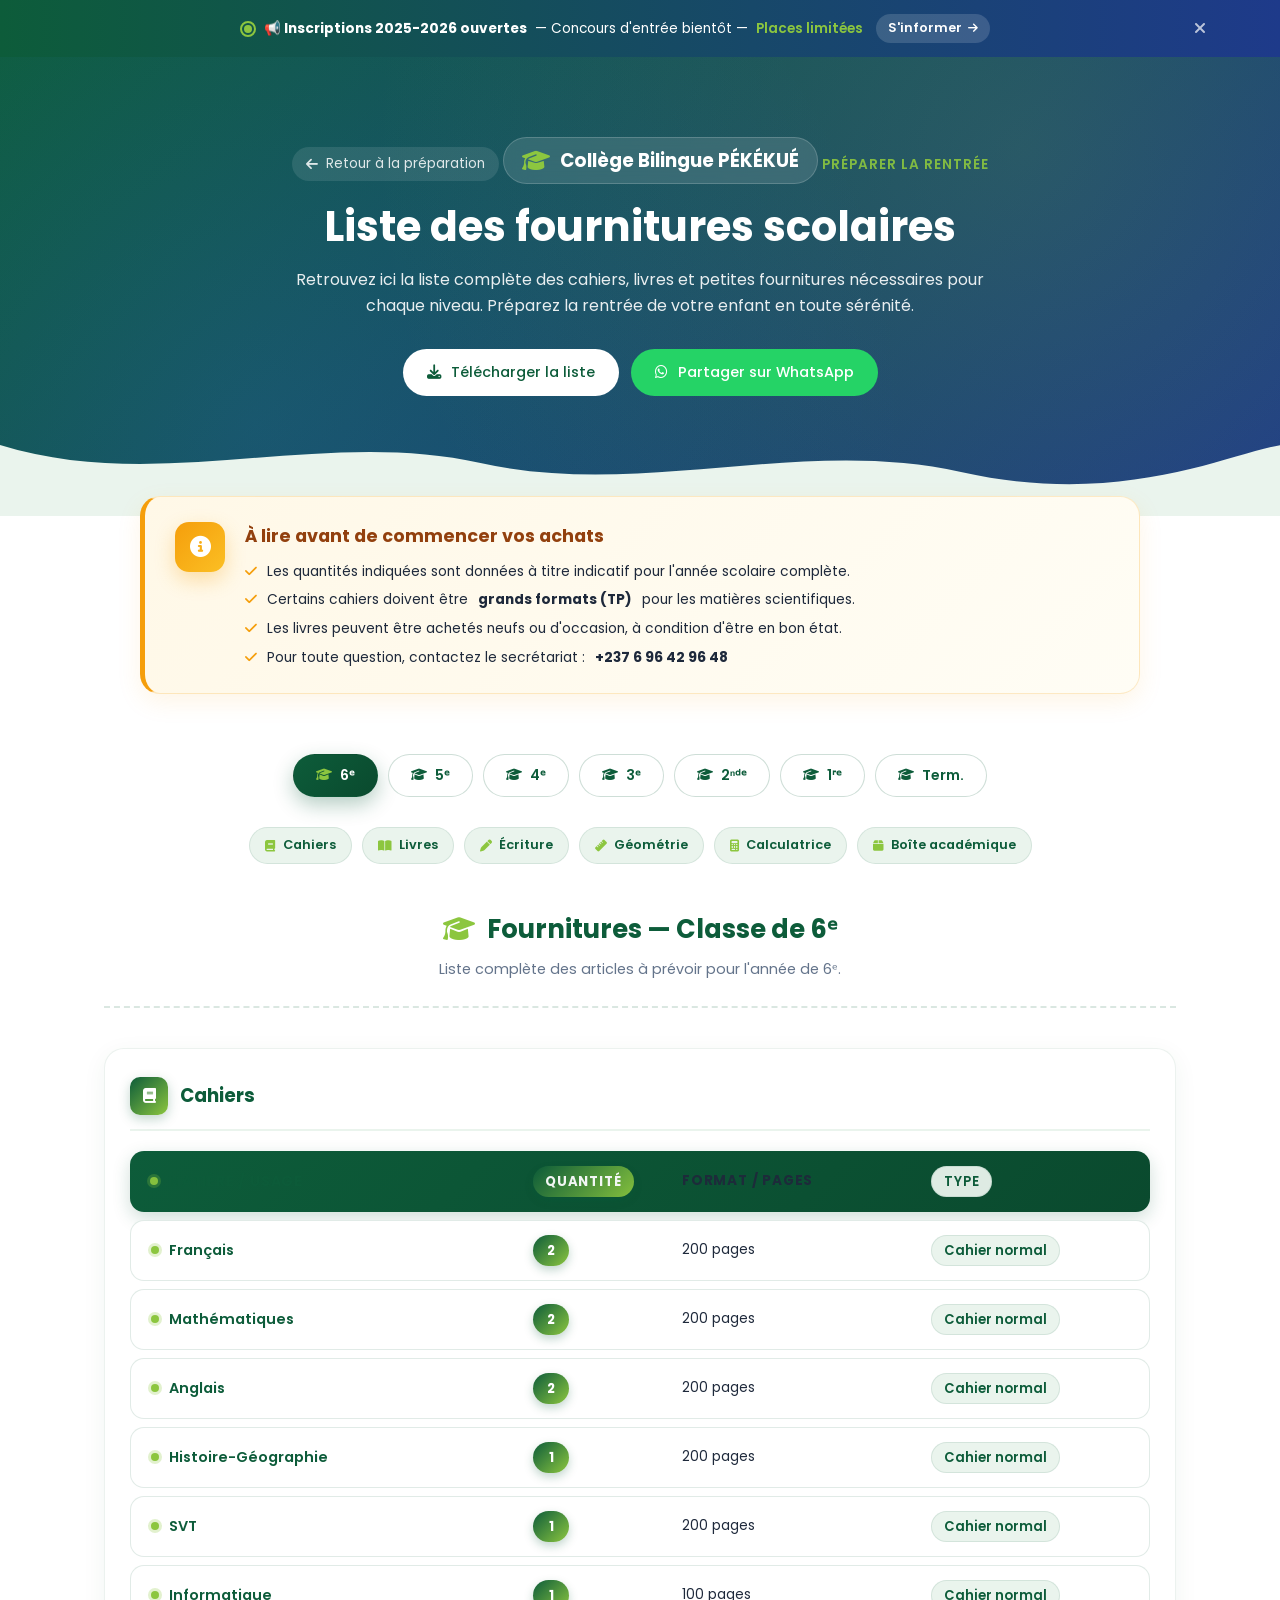
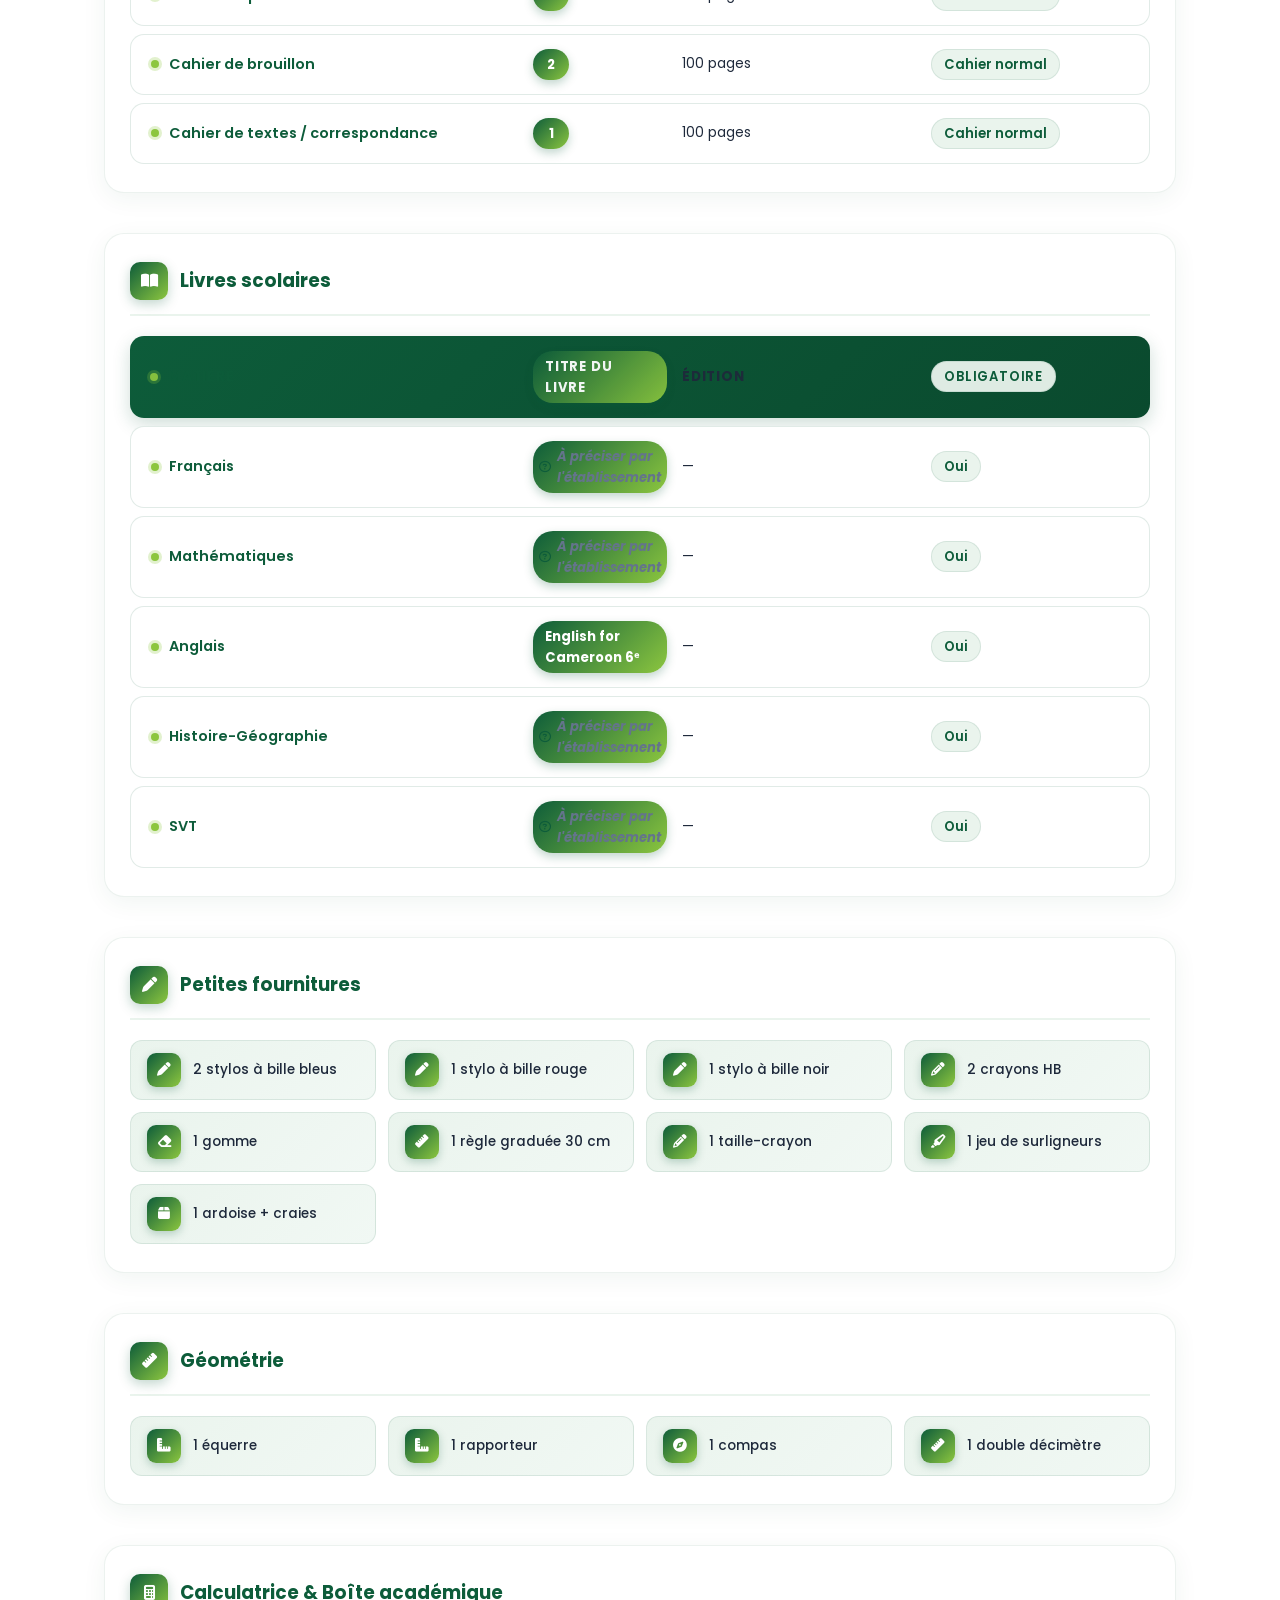
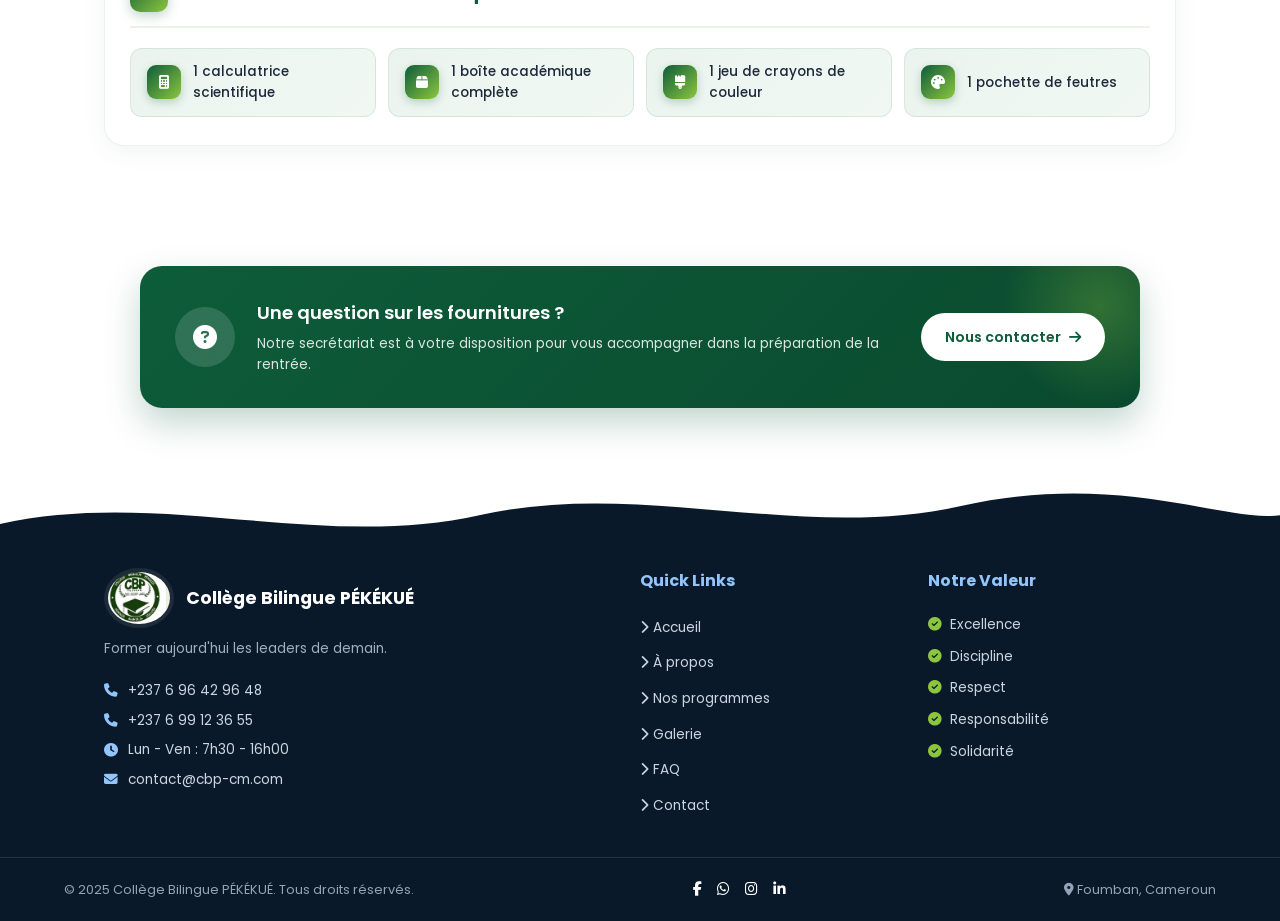
<file: web/fournituresCollege.html>
<!DOCTYPE html>
<html lang="fr">
<head>
  <meta charset="UTF-8">
  <meta name="viewport" content="width=device-width, initial-scale=1.0">
  
  <title>Fournitures scolaires — Collège Bilingue PÉKÉKUÉ</title>
  
  <!-- Font Awesome -->
  <link rel="stylesheet" href="https://cdnjs.cloudflare.com/ajax/libs/font-awesome/6.4.0/css/all.min.css">
  
  <!-- Google Fonts -->
  <link rel="preconnect" href="https://fonts.googleapis.com">
  <link rel="preconnect" href="https://fonts.gstatic.com" crossorigin>
  <link href="https://fonts.googleapis.com/css2?family=Caveat:wght@600&family=Poppins:wght@300;400;500;600;700&display=swap" rel="stylesheet">
  
  <link rel="stylesheet" href="../css/collège.css">
  <link rel="stylesheet" href="../css/fournituresCollege.css">

</head>

<body>

  <!-- BANDEAU D'ANNONCE -->
  <div class="announcement-bar" id="announcementBar">
    <div class="announcement-content">
      <span class="announcement-pulse"></span>
      <p>
        <strong>📢 Inscriptions 2025-2026 ouvertes</strong>
        — Concours d'entrée bientôt — <em>Places limitées</em>
        <a href="collège.html#contact" class="announcement-link">S'informer <i class="fa-solid fa-arrow-right"></i></a>
      </p>
    </div>
    <button class="announcement-close" id="announcementClose" aria-label="Fermer le bandeau">
      <i class="fa-solid fa-xmark"></i>
    </button>
  </div>

  <!-- HERO DE LA PAGE FOURNITURES (sans navbar) -->
  <section class="fournitures-hero">
    <div class="fournitures-hero-overlay"></div>
    <div class="fournitures-hero-content">
      <a href="collège.html#preparation" class="back-link">
        <i class="fa-solid fa-arrow-left"></i> Retour à la préparation
      </a>

      <div class="hero-logo">
        <i class="fa-solid fa-graduation-cap"></i>
        <span>Collège Bilingue PÉKÉKUÉ</span>
      </div>

      <span class="hero-subtitle">PRÉPARER LA RENTRÉE</span>
      <h1>Liste des fournitures scolaires</h1>
      <p>
        Retrouvez ici la liste complète des cahiers, livres et petites fournitures nécessaires pour chaque niveau.
        Préparez la rentrée de votre enfant en toute sérénité.
      </p>

      <div class="fournitures-hero-actions">
        <button class="btn-print" id="btnDownloadFournitures">
          <i class="fa-solid fa-download"></i> Télécharger la liste
        </button>
        <a href="https://wa.me/?text=Liste%20des%20fournitures%20-%20Coll%C3%A8ge%20Bilingue%20P%C3%89K%C3%89KU%C3%89" target="_blank" rel="noopener" class="btn-share-wa">
          <i class="fa-brands fa-whatsapp"></i> Partager sur WhatsApp
        </a>
      </div>
    </div>

    <div class="hero-wave">
      <svg viewBox="0 0 1440 160" preserveAspectRatio="none">
        <path d="M0,32 C180,120 360,0 540,64 C720,128 900,16 1080,80 C1260,144 1380,48 1440,32 L1440,161 L0,161 Z" fill="#eaf4ed"></path>
      </svg>
    </div>
  </section>

  <!-- INTRODUCTION + AVERTISSEMENT -->
  <section class="fournitures-intro">
    <div class="fournitures-intro-box">
      <div class="fournitures-intro-icon">
        <i class="fa-solid fa-circle-info"></i>
      </div>
      <div class="fournitures-intro-text">
        <h3>À lire avant de commencer vos achats</h3>
        <ul>
          <li><i class="fa-solid fa-check"></i> Les quantités indiquées sont données à titre indicatif pour l'année scolaire complète.</li>
          <li><i class="fa-solid fa-check"></i> Certains cahiers doivent être <strong>grands formats (TP)</strong> pour les matières scientifiques.</li>
          <li><i class="fa-solid fa-check"></i> Les livres peuvent être achetés neufs ou d'occasion, à condition d'être en bon état.</li>
          <li><i class="fa-solid fa-check"></i> Pour toute question, contactez le secrétariat : <strong>+237 6 96 42 96 48</strong></li>
        </ul>
      </div>
    </div>
  </section>

  <!-- SÉLECTEUR DE NIVEAU -->
  <section class="fournitures-section">
    <div class="fournitures-tabs">
      <button class="ftab-btn active" data-level="6e"><i class="fa-solid fa-graduation-cap"></i> 6ᵉ</button>
      <button class="ftab-btn" data-level="5e"><i class="fa-solid fa-graduation-cap"></i> 5ᵉ</button>
      <button class="ftab-btn" data-level="4e"><i class="fa-solid fa-graduation-cap"></i> 4ᵉ</button>
      <button class="ftab-btn" data-level="3e"><i class="fa-solid fa-graduation-cap"></i> 3ᵉ</button>
      <button class="ftab-btn" data-level="2nde"><i class="fa-solid fa-graduation-cap"></i> 2ⁿᵈᵉ</button>
      <button class="ftab-btn" data-level="1ere"><i class="fa-solid fa-graduation-cap"></i> 1ʳᵉ</button>
      <button class="ftab-btn" data-level="terminale"><i class="fa-solid fa-graduation-cap"></i> Term.</button>
    </div>

    <!-- CATÉGORIES (filtres visuels) -->
    <div class="fournitures-categories">
      <span class="fcat-chip"><i class="fa-solid fa-book"></i> Cahiers</span>
      <span class="fcat-chip"><i class="fa-solid fa-book-open"></i> Livres</span>
      <span class="fcat-chip"><i class="fa-solid fa-pen"></i> Écriture</span>
      <span class="fcat-chip"><i class="fa-solid fa-ruler"></i> Géométrie</span>
      <span class="fcat-chip"><i class="fa-solid fa-calculator"></i> Calculatrice</span>
      <span class="fcat-chip"><i class="fa-solid fa-box"></i> Boîte académique</span>
    </div>

    <!-- ============================================
         NIVEAU : 6ᵉ
    ============================================ -->
    <div class="fournitures-content active" id="level-6e">
      <div class="fournitures-level-header">
        <h2><i class="fa-solid fa-graduation-cap"></i> Fournitures — Classe de 6ᵉ</h2>
        <p>Liste complète des articles à prévoir pour l'année de 6ᵉ.</p>
      </div>

      <!-- CATÉGORIE : CAHIERS -->
      <div class="fournitures-category-block">
        <h3 class="fournitures-cat-title"><i class="fa-solid fa-book"></i> Cahiers</h3>
        <div class="fournitures-table">
          <div class="ft-row ft-header">
            <span>Matière / Usage</span>
            <span>Quantité</span>
            <span>Format / Pages</span>
            <span>Type</span>
          </div>
          <div class="ft-row">
            <span>Français</span>
            <span>2</span>
            <span>200 pages</span>
            <span>Cahier normal</span>
          </div>
          <div class="ft-row">
            <span>Mathématiques</span>
            <span>2</span>
            <span>200 pages</span>
            <span>Cahier normal</span>
          </div>
          <div class="ft-row">
            <span>Anglais</span>
            <span>2</span>
            <span>200 pages</span>
            <span>Cahier normal</span>
          </div>
          <div class="ft-row">
            <span>Histoire-Géographie</span>
            <span>1</span>
            <span>200 pages</span>
            <span>Cahier normal</span>
          </div>
          <div class="ft-row">
            <span>SVT</span>
            <span>1</span>
            <span>200 pages</span>
            <span>Cahier normal</span>
          </div>
          <div class="ft-row">
            <span>Informatique</span>
            <span>1</span>
            <span>100 pages</span>
            <span>Cahier normal</span>
          </div>
          <div class="ft-row">
            <span>Cahier de brouillon</span>
            <span>2</span>
            <span>100 pages</span>
            <span>Cahier normal</span>
          </div>
          <div class="ft-row">
            <span>Cahier de textes / correspondance</span>
            <span>1</span>
            <span>100 pages</span>
            <span>Cahier normal</span>
          </div>
        </div>
      </div>

      <!-- CATÉGORIE : LIVRES -->
      <div class="fournitures-category-block">
        <h3 class="fournitures-cat-title"><i class="fa-solid fa-book-open"></i> Livres scolaires</h3>
        <div class="fournitures-table">
          <div class="ft-row ft-header">
            <span>Matière</span>
            <span>Titre du livre</span>
            <span>Édition</span>
            <span>Obligatoire</span>
          </div>
          <div class="ft-row">
            <span>Français</span>
            <span><em>À préciser par l'établissement</em></span>
            <span>—</span>
            <span>Oui</span>
          </div>
          <div class="ft-row">
            <span>Mathématiques</span>
            <span><em>À préciser par l'établissement</em></span>
            <span>—</span>
            <span>Oui</span>
          </div>
          <div class="ft-row">
            <span>Anglais</span>
            <span>English for Cameroon 6ᵉ</span>
            <span>—</span>
            <span>Oui</span>
          </div>
          <div class="ft-row">
            <span>Histoire-Géographie</span>
            <span><em>À préciser par l'établissement</em></span>
            <span>—</span>
            <span>Oui</span>
          </div>
          <div class="ft-row">
            <span>SVT</span>
            <span><em>À préciser par l'établissement</em></span>
            <span>—</span>
            <span>Oui</span>
          </div>
        </div>
      </div>

      <!-- CATÉGORIE : PETITES FOURNITURES -->
      <div class="fournitures-category-block">
        <h3 class="fournitures-cat-title"><i class="fa-solid fa-pen"></i> Petites fournitures</h3>
        <div class="fournitures-grid">
          <div class="fitem"><i class="fa-solid fa-pen"></i> 2 stylos à bille bleus</div>
          <div class="fitem"><i class="fa-solid fa-pen"></i> 1 stylo à bille rouge</div>
          <div class="fitem"><i class="fa-solid fa-pen"></i> 1 stylo à bille noir</div>
          <div class="fitem"><i class="fa-solid fa-pencil"></i> 2 crayons HB</div>
          <div class="fitem"><i class="fa-solid fa-eraser"></i> 1 gomme</div>
          <div class="fitem"><i class="fa-solid fa-ruler"></i> 1 règle graduée 30 cm</div>
          <div class="fitem"><i class="fa-solid fa-pencil"></i> 1 taille-crayon</div>
          <div class="fitem"><i class="fa-solid fa-highlighter"></i> 1 jeu de surligneurs</div>
          <div class="fitem"><i class="fa-solid fa-box"></i> 1 ardoise + craies</div>
        </div>
      </div>

      <!-- CATÉGORIE : GÉOMÉTRIE -->
      <div class="fournitures-category-block">
        <h3 class="fournitures-cat-title"><i class="fa-solid fa-ruler"></i> Géométrie</h3>
        <div class="fournitures-grid">
          <div class="fitem"><i class="fa-solid fa-ruler-combined"></i> 1 équerre</div>
          <div class="fitem"><i class="fa-solid fa-ruler-combined"></i> 1 rapporteur</div>
          <div class="fitem"><i class="fa-solid fa-compass"></i> 1 compas</div>
          <div class="fitem"><i class="fa-solid fa-ruler"></i> 1 double décimètre</div>
        </div>
      </div>

      <!-- CATÉGORIE : CALCULATRICE & BOÎTE -->
      <div class="fournitures-category-block">
        <h3 class="fournitures-cat-title"><i class="fa-solid fa-calculator"></i> Calculatrice & Boîte académique</h3>
        <div class="fournitures-grid">
          <div class="fitem"><i class="fa-solid fa-calculator"></i> 1 calculatrice scientifique</div>
          <div class="fitem"><i class="fa-solid fa-box"></i> 1 boîte académique complète</div>
          <div class="fitem"><i class="fa-solid fa-brush"></i> 1 jeu de crayons de couleur</div>
          <div class="fitem"><i class="fa-solid fa-palette"></i> 1 pochette de feutres</div>
        </div>
      </div>
    </div>

    <!-- ============================================
         NIVEAU : 5ᵉ
    ============================================ -->
    <div class="fournitures-content" id="level-5e">
      <div class="fournitures-level-header">
        <h2><i class="fa-solid fa-graduation-cap"></i> Fournitures — Classe de 5ᵉ</h2>
        <p>Liste complète des articles à prévoir pour l'année de 5ᵉ.</p>
      </div>

      <div class="fournitures-category-block">
        <h3 class="fournitures-cat-title"><i class="fa-solid fa-book"></i> Cahiers</h3>
        <div class="fournitures-table">
          <div class="ft-row ft-header">
            <span>Matière / Usage</span>
            <span>Quantité</span>
            <span>Format / Pages</span>
            <span>Type</span>
          </div>
          <div class="ft-row">
            <span>Français</span>
            <span>2</span>
            <span>200 pages</span>
            <span>Cahier normal</span>
          </div>
          <div class="ft-row">
            <span>Mathématiques</span>
            <span>2</span>
            <span>200 pages</span>
            <span>Cahier normal</span>
          </div>
          <div class="ft-row">
            <span>Anglais</span>
            <span>2</span>
            <span>200 pages</span>
            <span>Cahier normal</span>
          </div>
          <div class="ft-row">
            <span>Histoire-Géographie</span>
            <span>1</span>
            <span>200 pages</span>
            <span>Cahier normal</span>
          </div>
          <div class="ft-row">
            <span>SVT</span>
            <span>1</span>
            <span>200 pages</span>
            <span>Cahier normal</span>
          </div>
          <div class="ft-row">
            <span>Physique-Chimie</span>
            <span>1</span>
            <span>200 pages</span>
            <span>Cahier normal</span>
          </div>
          <div class="ft-row">
            <span>Cahier de brouillon</span>
            <span>2</span>
            <span>100 pages</span>
            <span>Cahier normal</span>
          </div>
        </div>
      </div>

      <div class="fournitures-category-block">
        <h3 class="fournitures-cat-title"><i class="fa-solid fa-book-open"></i> Livres scolaires</h3>
        <div class="fournitures-table">
          <div class="ft-row ft-header">
            <span>Matière</span>
            <span>Titre du livre</span>
            <span>Édition</span>
            <span>Obligatoire</span>
          </div>
          <div class="ft-row">
            <span>Français</span>
            <span><em>À préciser par l'établissement</em></span>
            <span>—</span>
            <span>Oui</span>
          </div>
          <div class="ft-row">
            <span>Mathématiques</span>
            <span><em>À préciser par l'établissement</em></span>
            <span>—</span>
            <span>Oui</span>
          </div>
          <div class="ft-row">
            <span>Anglais</span>
            <span>English for Cameroon 5ᵉ</span>
            <span>—</span>
            <span>Oui</span>
          </div>
          <div class="ft-row">
            <span>Physique-Chimie</span>
            <span><em>À préciser par l'établissement</em></span>
            <span>—</span>
            <span>Oui</span>
          </div>
        </div>
      </div>

      <div class="fournitures-category-block">
        <h3 class="fournitures-cat-title"><i class="fa-solid fa-pen"></i> Petites fournitures</h3>
        <div class="fournitures-grid">
          <div class="fitem"><i class="fa-solid fa-pen"></i> 2 stylos bleus</div>
          <div class="fitem"><i class="fa-solid fa-pen"></i> 1 stylo rouge</div>
          <div class="fitem"><i class="fa-solid fa-pen"></i> 1 stylo noir</div>
          <div class="fitem"><i class="fa-solid fa-pencil"></i> 2 crayons HB</div>
          <div class="fitem"><i class="fa-solid fa-eraser"></i> 1 gomme</div>
          <div class="fitem"><i class="fa-solid fa-ruler"></i> 1 règle 30 cm</div>
        </div>
      </div>

      <div class="fournitures-category-block">
        <h3 class="fournitures-cat-title"><i class="fa-solid fa-ruler"></i> Géométrie</h3>
        <div class="fournitures-grid">
          <div class="fitem"><i class="fa-solid fa-ruler-combined"></i> 1 équerre</div>
          <div class="fitem"><i class="fa-solid fa-ruler-combined"></i> 1 rapporteur</div>
          <div class="fitem"><i class="fa-solid fa-compass"></i> 1 compas</div>
        </div>
      </div>

      <div class="fournitures-category-block">
        <h3 class="fournitures-cat-title"><i class="fa-solid fa-calculator"></i> Calculatrice & Boîte académique</h3>
        <div class="fournitures-grid">
          <div class="fitem"><i class="fa-solid fa-calculator"></i> 1 calculatrice scientifique</div>
          <div class="fitem"><i class="fa-solid fa-box"></i> 1 boîte académique</div>
        </div>
      </div>
    </div>

    <!-- ============================================
         NIVEAU : 4ᵉ
    ============================================ -->
    <div class="fournitures-content" id="level-4e">
      <div class="fournitures-level-header">
        <h2><i class="fa-solid fa-graduation-cap"></i> Fournitures — Classe de 4ᵉ</h2>
        <p>Liste complète des articles à prévoir pour l'année de 4ᵉ.</p>
      </div>

      <div class="fournitures-category-block">
        <h3 class="fournitures-cat-title"><i class="fa-solid fa-book"></i> Cahiers</h3>
        <div class="fournitures-table">
          <div class="ft-row ft-header">
            <span>Matière / Usage</span>
            <span>Quantité</span>
            <span>Format / Pages</span>
            <span>Type</span>
          </div>
          <div class="ft-row">
            <span>Français</span>
            <span>2</span>
            <span>200 pages</span>
            <span>Cahier normal</span>
          </div>
          <div class="ft-row">
            <span>Mathématiques</span>
            <span>2</span>
            <span>200 pages</span>
            <span>Cahier normal</span>
          </div>
          <div class="ft-row">
            <span>Anglais</span>
            <span>2</span>
            <span>200 pages</span>
            <span>Cahier normal</span>
          </div>
          <div class="ft-row">
            <span>Histoire-Géographie</span>
            <span>1</span>
            <span>200 pages</span>
            <span>Cahier normal</span>
          </div>
          <div class="ft-row">
            <span>SVT</span>
            <span>1</span>
            <span>200 pages</span>
            <span>Cahier normal</span>
          </div>
          <div class="ft-row">
            <span>Physique-Chimie</span>
            <span>1</span>
            <span>200 pages</span>
            <span>Cahier normal</span>
          </div>
          <div class="ft-row">
            <span>TP SVT</span>
            <span>1</span>
            <span>96 pages</span>
            <span>Grand cahier TP</span>
          </div>
          <div class="ft-row">
            <span>TP Physique-Chimie</span>
            <span>1</span>
            <span>96 pages</span>
            <span>Grand cahier TP</span>
          </div>
        </div>
      </div>

      <div class="fournitures-category-block">
        <h3 class="fournitures-cat-title"><i class="fa-solid fa-book-open"></i> Livres scolaires</h3>
        <div class="fournitures-table">
          <div class="ft-row ft-header">
            <span>Matière</span>
            <span>Titre du livre</span>
            <span>Édition</span>
            <span>Obligatoire</span>
          </div>
          <div class="ft-row">
            <span>Français</span>
            <span><em>À préciser par l'établissement</em></span>
            <span>—</span>
            <span>Oui</span>
          </div>
          <div class="ft-row">
            <span>Mathématiques</span>
            <span><em>À préciser par l'établissement</em></span>
            <span>—</span>
            <span>Oui</span>
          </div>
          <div class="ft-row">
            <span>Anglais</span>
            <span>English for Cameroon 4ᵉ</span>
            <span>—</span>
            <span>Oui</span>
          </div>
          <div class="ft-row">
            <span>Physique-Chimie</span>
            <span><em>À préciser par l'établissement</em></span>
            <span>—</span>
            <span>Oui</span>
          </div>
          <div class="ft-row">
            <span>SVT</span>
            <span><em>À préciser par l'établissement</em></span>
            <span>—</span>
            <span>Oui</span>
          </div>
        </div>
      </div>

      <div class="fournitures-category-block">
        <h3 class="fournitures-cat-title"><i class="fa-solid fa-pen"></i> Petites fournitures</h3>
        <div class="fournitures-grid">
          <div class="fitem"><i class="fa-solid fa-pen"></i> 2 stylos bleus</div>
          <div class="fitem"><i class="fa-solid fa-pen"></i> 1 stylo rouge</div>
          <div class="fitem"><i class="fa-solid fa-pen"></i> 1 stylo noir</div>
          <div class="fitem"><i class="fa-solid fa-pencil"></i> 2 crayons HB</div>
          <div class="fitem"><i class="fa-solid fa-eraser"></i> 1 gomme</div>
          <div class="fitem"><i class="fa-solid fa-ruler"></i> 1 règle 30 cm</div>
        </div>
      </div>

      <div class="fournitures-category-block">
        <h3 class="fournitures-cat-title"><i class="fa-solid fa-ruler"></i> Géométrie</h3>
        <div class="fournitures-grid">
          <div class="fitem"><i class="fa-solid fa-ruler-combined"></i> 1 équerre</div>
          <div class="fitem"><i class="fa-solid fa-ruler-combined"></i> 1 rapporteur</div>
          <div class="fitem"><i class="fa-solid fa-compass"></i> 1 compas</div>
        </div>
      </div>

      <div class="fournitures-category-block">
        <h3 class="fournitures-cat-title"><i class="fa-solid fa-calculator"></i> Calculatrice & Boîte académique</h3>
        <div class="fournitures-grid">
          <div class="fitem"><i class="fa-solid fa-calculator"></i> 1 calculatrice scientifique</div>
          <div class="fitem"><i class="fa-solid fa-box"></i> 1 boîte académique</div>
        </div>
      </div>
    </div>

    <!-- ============================================
         NIVEAU : 3ᵉ
    ============================================ -->
    <div class="fournitures-content" id="level-3e">
      <div class="fournitures-level-header">
        <h2><i class="fa-solid fa-graduation-cap"></i> Fournitures — Classe de 3ᵉ (BEPC)</h2>
        <p>Liste complète des articles à prévoir pour l'année de 3ᵉ — année d'examen du BEPC.</p>
      </div>

      <div class="fournitures-category-block">
        <h3 class="fournitures-cat-title"><i class="fa-solid fa-book"></i> Cahiers</h3>
        <div class="fournitures-table">
          <div class="ft-row ft-header">
            <span>Matière / Usage</span>
            <span>Quantité</span>
            <span>Format / Pages</span>
            <span>Type</span>
          </div>
          <div class="ft-row">
            <span>Français</span>
            <span>2</span>
            <span>200 pages</span>
            <span>Cahier normal</span>
          </div>
          <div class="ft-row">
            <span>Mathématiques</span>
            <span>2</span>
            <span>200 pages</span>
            <span>Cahier normal</span>
          </div>
          <div class="ft-row">
            <span>Anglais</span>
            <span>2</span>
            <span>200 pages</span>
            <span>Cahier normal</span>
          </div>
          <div class="ft-row">
            <span>Histoire-Géographie</span>
            <span>1</span>
            <span>200 pages</span>
            <span>Cahier normal</span>
          </div>
          <div class="ft-row">
            <span>SVT</span>
            <span>1</span>
            <span>200 pages</span>
            <span>Cahier normal</span>
          </div>
          <div class="ft-row">
            <span>Physique-Chimie</span>
            <span>1</span>
            <span>200 pages</span>
            <span>Cahier normal</span>
          </div>
          <div class="ft-row">
            <span>TP SVT</span>
            <span>1</span>
            <span>96 pages</span>
            <span>Grand cahier TP</span>
          </div>
          <div class="ft-row">
            <span>TP Physique-Chimie</span>
            <span>1</span>
            <span>96 pages</span>
            <span>Grand cahier TP</span>
          </div>
          <div class="ft-row">
            <span>Cahier de brouillon</span>
            <span>3</span>
            <span>100 pages</span>
            <span>Cahier normal</span>
          </div>
        </div>
      </div>

      <div class="fournitures-category-block">
        <h3 class="fournitures-cat-title"><i class="fa-solid fa-book-open"></i> Livres scolaires</h3>
        <div class="fournitures-table">
          <div class="ft-row ft-header">
            <span>Matière</span>
            <span>Titre du livre</span>
            <span>Édition</span>
            <span>Obligatoire</span>
          </div>
          <div class="ft-row">
            <span>Français</span>
            <span><em>À préciser par l'établissement</em></span>
            <span>—</span>
            <span>Oui</span>
          </div>
          <div class="ft-row">
            <span>Mathématiques</span>
            <span><em>À préciser par l'établissement</em></span>
            <span>—</span>
            <span>Oui</span>
          </div>
          <div class="ft-row">
            <span>Anglais</span>
            <span>English for Cameroon 3ᵉ</span>
            <span>—</span>
            <span>Oui</span>
          </div>
          <div class="ft-row">
            <span>Physique-Chimie</span>
            <span><em>À préciser par l'établissement</em></span>
            <span>—</span>
            <span>Oui</span>
          </div>
          <div class="ft-row">
            <span>SVT</span>
            <span><em>À préciser par l'établissement</em></span>
            <span>—</span>
            <span>Oui</span>
          </div>
          <div class="ft-row">
            <span>Annales BEPC</span>
            <span><em>À préciser par l'établissement</em></span>
            <span>—</span>
            <span>Recommandé</span>
          </div>
        </div>
      </div>

      <div class="fournitures-category-block">
        <h3 class="fournitures-cat-title"><i class="fa-solid fa-pen"></i> Petites fournitures</h3>
        <div class="fournitures-grid">
          <div class="fitem"><i class="fa-solid fa-pen"></i> 3 stylos bleus</div>
          <div class="fitem"><i class="fa-solid fa-pen"></i> 2 stylos rouges</div>
          <div class="fitem"><i class="fa-solid fa-pen"></i> 1 stylo noir</div>
          <div class="fitem"><i class="fa-solid fa-pencil"></i> 2 crayons HB</div>
          <div class="fitem"><i class="fa-solid fa-eraser"></i> 1 gomme</div>
          <div class="fitem"><i class="fa-solid fa-ruler"></i> 1 règle 30 cm</div>
          <div class="fitem"><i class="fa-solid fa-highlighter"></i> 1 jeu de surligneurs</div>
        </div>
      </div>

      <div class="fournitures-category-block">
        <h3 class="fournitures-cat-title"><i class="fa-solid fa-ruler"></i> Géométrie</h3>
        <div class="fournitures-grid">
          <div class="fitem"><i class="fa-solid fa-ruler-combined"></i> 1 équerre</div>
          <div class="fitem"><i class="fa-solid fa-ruler-combined"></i> 1 rapporteur</div>
          <div class="fitem"><i class="fa-solid fa-compass"></i> 1 compas</div>
        </div>
      </div>

      <div class="fournitures-category-block">
        <h3 class="fournitures-cat-title"><i class="fa-solid fa-calculator"></i> Calculatrice & Boîte académique</h3>
        <div class="fournitures-grid">
          <div class="fitem"><i class="fa-solid fa-calculator"></i> 1 calculatrice scientifique</div>
          <div class="fitem"><i class="fa-solid fa-box"></i> 1 boîte académique</div>
        </div>
      </div>
    </div>

    <!-- ============================================
         NIVEAU : 2ⁿᵈᵉ
    ============================================ -->
    <div class="fournitures-content" id="level-2nde">
      <div class="fournitures-level-header">
        <h2><i class="fa-solid fa-graduation-cap"></i> Fournitures — Classe de 2ⁿᵈᵉ</h2>
        <p>Liste complète des articles à prévoir pour l'année de 2ⁿᵈᵉ.</p>
      </div>

      <div class="fournitures-notice">
        <i class="fa-solid fa-circle-exclamation"></i>
        <span>La liste des fournitures dépend de la <strong>série choisie</strong> (A, C, D, G…). Renseignez-vous auprès du secrétariat.</span>
      </div>

      <div class="fournitures-category-block">
        <h3 class="fournitures-cat-title"><i class="fa-solid fa-book"></i> Cahiers</h3>
        <div class="fournitures-table">
          <div class="ft-row ft-header">
            <span>Matière / Usage</span>
            <span>Quantité</span>
            <span>Format / Pages</span>
            <span>Type</span>
          </div>
          <div class="ft-row">
            <span>Français</span>
            <span>2</span>
            <span>200 pages</span>
            <span>Cahier normal</span>
          </div>
          <div class="ft-row">
            <span>Mathématiques</span>
            <span>2</span>
            <span>200 pages</span>
            <span>Cahier normal</span>
          </div>
          <div class="ft-row">
            <span>Anglais</span>
            <span>2</span>
            <span>200 pages</span>
            <span>Cahier normal</span>
          </div>
          <div class="ft-row">
            <span>Physique-Chimie</span>
            <span>1</span>
            <span>200 pages</span>
            <span>Cahier normal</span>
          </div>
          <div class="ft-row">
            <span>SVT</span>
            <span>1</span>
            <span>200 pages</span>
            <span>Cahier normal</span>
          </div>
          <div class="ft-row">
            <span>TP SVT</span>
            <span>1</span>
            <span>96 pages</span>
            <span>Grand cahier TP</span>
          </div>
          <div class="ft-row">
            <span>TP Physique-Chimie</span>
            <span>1</span>
            <span>96 pages</span>
            <span>Grand cahier TP</span>
          </div>
        </div>
      </div>

      <div class="fournitures-category-block">
        <h3 class="fournitures-cat-title"><i class="fa-solid fa-book-open"></i> Livres scolaires</h3>
        <p class="fournitures-note"><em>Livres à confirmer selon la série choisie.</em></p>
      </div>

      <div class="fournitures-category-block">
        <h3 class="fournitures-cat-title"><i class="fa-solid fa-pen"></i> Petites fournitures</h3>
        <div class="fournitures-grid">
          <div class="fitem"><i class="fa-solid fa-pen"></i> 3 stylos bleus</div>
          <div class="fitem"><i class="fa-solid fa-pen"></i> 2 stylos rouges</div>
          <div class="fitem"><i class="fa-solid fa-pen"></i> 1 stylo noir</div>
          <div class="fitem"><i class="fa-solid fa-pencil"></i> 2 crayons HB</div>
          <div class="fitem"><i class="fa-solid fa-eraser"></i> 1 gomme</div>
          <div class="fitem"><i class="fa-solid fa-ruler"></i> 1 règle 30 cm</div>
        </div>
      </div>

      <div class="fournitures-category-block">
        <h3 class="fournitures-cat-title"><i class="fa-solid fa-ruler"></i> Géométrie</h3>
        <div class="fournitures-grid">
          <div class="fitem"><i class="fa-solid fa-ruler-combined"></i> 1 équerre</div>
          <div class="fitem"><i class="fa-solid fa-ruler-combined"></i> 1 rapporteur</div>
          <div class="fitem"><i class="fa-solid fa-compass"></i> 1 compas</div>
        </div>
      </div>

      <div class="fournitures-category-block">
        <h3 class="fournitures-cat-title"><i class="fa-solid fa-calculator"></i> Calculatrice & Boîte académique</h3>
        <div class="fournitures-grid">
          <div class="fitem"><i class="fa-solid fa-calculator"></i> 1 calculatrice scientifique</div>
          <div class="fitem"><i class="fa-solid fa-box"></i> 1 boîte académique</div>
        </div>
      </div>
    </div>

    <!-- ============================================
         NIVEAU : 1ʳᵉ
    ============================================ -->
    <div class="fournitures-content" id="level-1ere">
      <div class="fournitures-level-header">
        <h2><i class="fa-solid fa-graduation-cap"></i> Fournitures — Classe de 1ʳᵉ</h2>
        <p>Liste complète des articles à prévoir pour l'année de 1ʳᵉ.</p>
      </div>

      <div class="fournitures-notice">
        <i class="fa-solid fa-circle-exclamation"></i>
        <span>La liste des fournitures dépend de la <strong>série choisie</strong>. Renseignez-vous auprès du secrétariat.</span>
      </div>

      <div class="fournitures-category-block">
        <h3 class="fournitures-cat-title"><i class="fa-solid fa-book"></i> Cahiers</h3>
        <div class="fournitures-table">
          <div class="ft-row ft-header">
            <span>Matière / Usage</span>
            <span>Quantité</span>
            <span>Format / Pages</span>
            <span>Type</span>
          </div>
          <div class="ft-row">
            <span>Français</span>
            <span>2</span>
            <span>200 pages</span>
            <span>Cahier normal</span>
          </div>
          <div class="ft-row">
            <span>Mathématiques</span>
            <span>2</span>
            <span>200 pages</span>
            <span>Cahier normal</span>
          </div>
          <div class="ft-row">
            <span>Anglais</span>
            <span>2</span>
            <span>200 pages</span>
            <span>Cahier normal</span>
          </div>
          <div class="ft-row">
            <span>TP SVT</span>
            <span>1</span>
            <span>96 pages</span>
            <span>Grand cahier TP</span>
          </div>
          <div class="ft-row">
            <span>TP Physique-Chimie</span>
            <span>1</span>
            <span>96 pages</span>
            <span>Grand cahier TP</span>
          </div>
        </div>
      </div>

      <div class="fournitures-category-block">
        <h3 class="fournitures-cat-title"><i class="fa-solid fa-book-open"></i> Livres scolaires</h3>
        <p class="fournitures-note"><em>Livres à confirmer selon la série choisie.</em></p>
      </div>

      <div class="fournitures-category-block">
        <h3 class="fournitures-cat-title"><i class="fa-solid fa-pen"></i> Petites fournitures</h3>
        <div class="fournitures-grid">
          <div class="fitem"><i class="fa-solid fa-pen"></i> 3 stylos bleus</div>
          <div class="fitem"><i class="fa-solid fa-pen"></i> 2 stylos rouges</div>
          <div class="fitem"><i class="fa-solid fa-pencil"></i> 2 crayons HB</div>
          <div class="fitem"><i class="fa-solid fa-eraser"></i> 1 gomme</div>
        </div>
      </div>

      <div class="fournitures-category-block">
        <h3 class="fournitures-cat-title"><i class="fa-solid fa-calculator"></i> Calculatrice & Boîte académique</h3>
        <div class="fournitures-grid">
          <div class="fitem"><i class="fa-solid fa-calculator"></i> 1 calculatrice scientifique</div>
          <div class="fitem"><i class="fa-solid fa-box"></i> 1 boîte académique</div>
        </div>
      </div>
    </div>

    <!-- ============================================
         NIVEAU : Terminale
    ============================================ -->
    <div class="fournitures-content" id="level-terminale">
      <div class="fournitures-level-header">
        <h2><i class="fa-solid fa-graduation-cap"></i> Fournitures — Classe de Terminale</h2>
        <p>Liste complète des articles à prévoir pour l'année de Terminale — année d'examen du Baccalauréat.</p>
      </div>

      <div class="fournitures-notice">
        <i class="fa-solid fa-circle-exclamation"></i>
        <span>La liste des fournitures dépend de la <strong>série choisie</strong>. Renseignez-vous auprès du secrétariat.</span>
      </div>

      <div class="fournitures-category-block">
        <h3 class="fournitures-cat-title"><i class="fa-solid fa-book"></i> Cahiers</h3>
        <div class="fournitures-table">
          <div class="ft-row ft-header">
            <span>Matière / Usage</span>
            <span>Quantité</span>
            <span>Format / Pages</span>
            <span>Type</span>
          </div>
          <div class="ft-row">
            <span>Français / Philosophie</span>
            <span>2</span>
            <span>200 pages</span>
            <span>Cahier normal</span>
          </div>
          <div class="ft-row">
            <span>Mathématiques</span>
            <span>2</span>
            <span>200 pages</span>
            <span>Cahier normal</span>
          </div>
          <div class="ft-row">
            <span>Anglais</span>
            <span>2</span>
            <span>200 pages</span>
            <span>Cahier normal</span>
          </div>
          <div class="ft-row">
            <span>TP SVT</span>
            <span>1</span>
            <span>96 pages</span>
            <span>Grand cahier TP</span>
          </div>
          <div class="ft-row">
            <span>TP Physique-Chimie</span>
            <span>1</span>
            <span>96 pages</span>
            <span>Grand cahier TP</span>
          </div>
          <div class="ft-row">
            <span>Cahier de brouillon</span>
            <span>3</span>
            <span>100 pages</span>
            <span>Cahier normal</span>
          </div>
        </div>
      </div>

      <div class="fournitures-category-block">
        <h3 class="fournitures-cat-title"><i class="fa-solid fa-book-open"></i> Livres scolaires</h3>
        <p class="fournitures-note"><em>Livres à confirmer selon la série choisie. Annales du Baccalauréat recommandées.</em></p>
      </div>

      <div class="fournitures-category-block">
        <h3 class="fournitures-cat-title"><i class="fa-solid fa-pen"></i> Petites fournitures</h3>
        <div class="fournitures-grid">
          <div class="fitem"><i class="fa-solid fa-pen"></i> 3 stylos bleus</div>
          <div class="fitem"><i class="fa-solid fa-pen"></i> 2 stylos rouges</div>
          <div class="fitem"><i class="fa-solid fa-pencil"></i> 2 crayons HB</div>
          <div class="fitem"><i class="fa-solid fa-eraser"></i> 1 gomme</div>
        </div>
      </div>

      <div class="fournitures-category-block">
        <h3 class="fournitures-cat-title"><i class="fa-solid fa-calculator"></i> Calculatrice & Boîte académique</h3>
        <div class="fournitures-grid">
          <div class="fitem"><i class="fa-solid fa-calculator"></i> 1 calculatrice scientifique</div>
          <div class="fitem"><i class="fa-solid fa-box"></i> 1 boîte académique</div>
        </div>
      </div>
    </div>

  </section>

  <!-- CTA FINAL -->
  <section class="fournitures-cta">
    <div class="fournitures-cta-box">
      <div class="fournitures-cta-icon">
        <i class="fa-solid fa-circle-question"></i>
      </div>
      <div class="fournitures-cta-text">
        <h3>Une question sur les fournitures ?</h3>
        <p>Notre secrétariat est à votre disposition pour vous accompagner dans la préparation de la rentrée.</p>
      </div>
      <a href="collège.html#contact" class="fournitures-cta-btn">
        Nous contacter <i class="fa-solid fa-arrow-right"></i>
      </a>
    </div>
  </section>

  <!-- FOOTER -->
  <footer class="footer">
    <div class="footer-wave">
      <svg viewBox="0 0 1440 160" preserveAspectRatio="none">
        <path d="M0,64 C180,0 360,112 540,48 C720,-16 900,96 1080,32 C1260,-32 1380,64 1440,48 L1440,0 L0,0 Z" fill="#ffffff"></path>
      </svg>
    </div>

    <div class="footer-container">
      <div class="footer-col">

        <div class="footer-logo">
          <img src="../img/collège_logo.jpeg" alt="Logo Collège Bilingue PÉKÉKUÉ" class="footer-logo-img">
          <span>Collège Bilingue PÉKÉKUÉ</span>
        </div>

        <p class="slogan">Former aujourd'hui les leaders de demain.</p>
        <div class="contact-info">
          <p><i class="fa-solid fa-phone"></i> +237 6 96 42 96 48</p>
          <p><i class="fa-solid fa-phone"></i> +237 6 99 12 36 55</p>
          <p><i class="fa-solid fa-clock"></i> Lun - Ven : 7h30 - 16h00</p>
          <p><i class="fa-solid fa-envelope"></i> contact@cbp-cm.com</p>
        </div>
      </div>

      <div class="footer-col">
        <h3>Quick Links</h3>
        <ul class="footer-links">
          <li><a href="collège.html#accueil"><i class="fa-solid fa-chevron-right"></i> Accueil</a></li>
          <li><a href="collège.html#about"><i class="fa-solid fa-chevron-right"></i> À propos</a></li>
          <li><a href="collège.html#programmes"><i class="fa-solid fa-chevron-right"></i> Nos programmes</a></li>
          <li><a href="collège.html#galerie"><i class="fa-solid fa-chevron-right"></i> Galerie</a></li>
          <li><a href="collège.html#faq"><i class="fa-solid fa-chevron-right"></i> FAQ</a></li>
          <li><a href="collège.html#contact"><i class="fa-solid fa-chevron-right"></i> Contact</a></li>
        </ul>
      </div>

      <div class="footer-col">
        <h3>Notre Valeur</h3>
        <ul class="footer-values">
          <li><i class="fa-solid fa-circle-check"></i> Excellence</li>
          <li><i class="fa-solid fa-circle-check"></i> Discipline</li>
          <li><i class="fa-solid fa-circle-check"></i> Respect</li>
          <li><i class="fa-solid fa-circle-check"></i> Responsabilité</li>
          <li><i class="fa-solid fa-circle-check"></i> Solidarité</li>
        </ul>
      </div>
    </div>

    <div class="footer-bottom">
      <div class="footer-bottom-container">
        <p>© 2025 Collège Bilingue PÉKÉKUÉ. Tous droits réservés.</p>
        <div class="social-links">
          <a href="#"><i class="fa-brands fa-facebook-f"></i></a>
          <a href="#"><i class="fa-brands fa-whatsapp"></i></a>
          <a href="#"><i class="fa-brands fa-instagram"></i></a>
          <a href="#"><i class="fa-brands fa-linkedin-in"></i></a>
        </div>
        <div class="location-footer">
          <i class="fa-solid fa-location-dot"></i> Foumban, Cameroun
        </div>
      </div>
    </div>
  </footer>

  <!-- BOUTON RETOUR EN HAUT -->
  <button id="backToTop" class="back-to-top" aria-label="Retour en haut">
    <i class="fa-solid fa-arrow-up"></i>
  </button>

  <script src="../js/collège.js"></script>
</body>
</html>
</file>
<file: css/collège.css>
/* --- VARIABLES & RESET --- */
:root {
  /* VERT (identité principale) */
  --primary-color: #0d5c3a;
  --primary-hover: #084228;
  --secondary-color: #8cc63f;
  /* BLEU (institutionnel) */
  --blue-color: #1e3a8a;
  --blue-light: #3b82f6;
  --blue-soft: #eff6ff;
  --blue-hover: #172554;
  --blue-sky: #93c5fd;

  /* FONDS */
  --light-bg: #eaf4ed;
  --light-blue-bg: #eff6ff;
  --light-gray: #f8f9fa;
  /* TEXTES */
  --text-dark: #1e293b;
  --text-muted: #64748b;
  --white: #ffffff;

  --border-radius: 12px;
  --transition: all 0.3s ease;
}

* {
  margin: 0;
  padding: 0;
  box-sizing: border-box;
  font-family: 'Poppins', sans-serif;
}

body {
  color: var(--text-dark);
  background-color: #ffffff;
  line-height: 1.6;
}

a {
  text-decoration: none;
  color: inherit;
}

/* ================================
   BANDEAU D'ANNONCE — Dégradé vert → bleu
================================ */
.announcement-bar {
  background: linear-gradient(90deg, var(--primary-color) 0%, var(--blue-color) 100%);
  color: var(--white);
  padding: 10px 5%;
  display: flex;
  align-items: center;
  justify-content: space-between;
  gap: 15px;
  position: relative;
  z-index: 1001;
  font-size: 0.85rem;
  transition: all 0.4s ease;
  overflow: hidden;
}

.announcement-bar.hidden {
  max-height: 0;
  padding: 0 5%;
  opacity: 0;
  pointer-events: none;
}

.announcement-content {
  display: flex;
  align-items: center;
  gap: 12px;
  flex: 1;
  justify-content: center;
  flex-wrap: wrap;
  text-align: center;
}

.announcement-content p {
  margin: 0;
  display: flex;
  align-items: center;
  gap: 8px;
  flex-wrap: wrap;
  justify-content: center;
}

.announcement-content strong {
  color: #ffffff;
  font-weight: 700;
}

.announcement-content em {
  color: var(--secondary-color);
  font-style: normal;
  font-weight: 600;
}

.announcement-link {
  background: rgba(255, 255, 255, 0.15);
  color: var(--white);
  padding: 4px 12px;
  border-radius: 20px;
  font-size: 0.8rem;
  font-weight: 600;
  display: inline-flex;
  align-items: center;
  gap: 6px;
  transition: var(--transition);
  text-decoration: none;
  margin-left: 5px;
}

.announcement-link:hover {
  background: rgba(255, 255, 255, 0.28);
  transform: translateX(2px);
}

.announcement-link i {
  font-size: 0.7rem;
  transition: transform 0.3s ease;
}

.announcement-link:hover i {
  transform: translateX(3px);
}

.announcement-pulse {
  width: 8px;
  height: 8px;
  background: var(--secondary-color);
  border-radius: 50%;
  position: relative;
  flex-shrink: 0;
  animation: pulse-dot 1.5s ease-in-out infinite;
}

.announcement-pulse::after {
  content: "";
  position: absolute;
  inset: -4px;
  border-radius: 50%;
  border: 2px solid var(--secondary-color);
  animation: pulse-ring 1.5s ease-out infinite;
}

@keyframes pulse-dot {
  0%, 100% { transform: scale(1); }
  50% { transform: scale(1.2); }
}

@keyframes pulse-ring {
  0% { transform: scale(0.8); opacity: 1; }
  100% { transform: scale(1.8); opacity: 0; }
}

.announcement-close {
  background: none;
  border: none;
  color: var(--white);
  font-size: 1rem;
  cursor: pointer;
  padding: 6px 10px;
  border-radius: 50%;
  transition: var(--transition);
  opacity: 0.7;
  flex-shrink: 0;
}

.announcement-close:hover {
  opacity: 1;
  background: rgba(255, 255, 255, 0.15);
}

/* --- NAVBAR --- */
.navbar-wrapper {
  position: sticky;
  top: 15px;
  z-index: 1000;
  padding: 0 5%;
}

.navbar {
  background-color: var(--white);
  box-shadow: 0 4px 20px rgba(30, 58, 138, 0.08);
  border-radius: 50px;
  padding: 10px 25px;
  max-width: 1200px;
  margin: 0 auto;
  display: flex;
  align-items: center;
  justify-content: space-between;
  position: relative;
}

.logo {
  display: flex;
  align-items: center;
  gap: 12px;
  font-weight: 700;
  font-size: 1rem;
  color: var(--primary-color);
}

/* Logo image dans la navbar — sans effet zoom */
.logo-img {
  height: 50px;
  width: auto;
  max-width: 70px;
  object-fit: contain;
  display: block;
}

/* Ancienne icône Font Awesome (conservée pour compatibilité) */
.logo-icon {
  font-size: 1.4rem;
  color: var(--blue-color);
}

.nav-links {
  display: flex;
  gap: 20px;
  align-items: center;
}

.nav-links a {
  font-size: 0.9rem;
  font-weight: 500;
  color: var(--text-dark);
  transition: var(--transition);
}

.nav-links a.active, .nav-links a:hover {
  color: var(--blue-color);
  font-weight: 600;
}

.nav-right {
  display: flex;
  align-items: center;
  gap: 15px;
}

.btn-inscription {
  background-color: var(--primary-color);
  color: var(--white) !important;
  padding: 8px 18px;
  border-radius: 20px;
  font-size: 0.85rem;
  font-weight: 500;
  transition: var(--transition);
  display: inline-block;
}

.btn-inscription:hover {
  background-color: var(--primary-hover);
}

.btn-mobile-only {
  display: none !important;
}

.hamburger-btn {
  display: none;
  background: none;
  border: none;
  font-size: 1.4rem;
  color: var(--primary-color);
  cursor: pointer;
}

/* ================================
   SÉLECTEUR DE LANGUE FR / EN
================================ */
.lang-switcher {
  display: flex;
  align-items: center;
  gap: 4px;
  background-color: var(--light-blue-bg);
  padding: 5px 12px;
  border-radius: 20px;
  font-size: 0.8rem;
  font-weight: 600;
  user-select: none;
}

.lang-btn {
  background: none;
  border: none;
  color: var(--text-muted);
  font-family: 'Poppins', sans-serif;
  font-size: 0.8rem;
  font-weight: 600;
  cursor: pointer;
  padding: 2px 6px;
  border-radius: 10px;
  transition: var(--transition);
}

.lang-btn:hover {
  color: var(--blue-color);
}

.lang-btn.active {
  color: var(--blue-color);
  font-weight: 700;
}

.lang-sep {
  color: var(--text-muted);
  font-size: 0.8rem;
  opacity: 0.5;
}

.lang-switcher-mobile {
  display: none;
  justify-content: center;
  width: 100%;
  margin: 5px 0 0;
  padding: 8px 12px;
  background-color: var(--light-blue-bg);
}

/* --- HERO SECTION --- */
.hero-section {
  position: relative;
  background: url('../img/SalleCollège.jpeg') center/cover no-repeat;
  min-height: 85vh;
  display: flex;
  align-items: center;
  padding: 60px 5% 120px;
  margin-top: -50px;
  overflow: hidden;
}

.hero-overlay {
  position: absolute;
  top: 0;
  left: 0;
  width: 100%;
  height: 100%;
  background: linear-gradient(90deg, rgba(5, 40, 24, 0.88) 0%, rgba(30, 58, 138, 0.55) 100%);
}

.hero-content {
  position: relative;
  z-index: 2;
  max-width: 650px;
  color: var(--white);
}

.hero-subtitle {
  font-size: 0.9rem;
  letter-spacing: 1px;
  text-transform: uppercase;
  opacity: 0.9;
  display: inline-block;
  margin-bottom: 15px;
  color: var(--secondary-color);
  font-weight: 600;
}

/* Conteneur des deux devises (FR / EN) empilées */
.hero-subtitle-container {
  display: flex;
  flex-direction: column;
  gap: 6px;
  margin-bottom: 15px;
}

.hero-subtitle-container .hero-subtitle {
  margin-bottom: 0;
  display: inline-block;
  width: fit-content;
}

.hero-subtitle-en {
  color: var(--blue-sky);
  opacity: 0.85;
}

.hero-content h1 {
  font-size: 3rem;
  line-height: 1.15;
  font-weight: 700;
  margin-bottom: 15px;
}

.hero-description {
  font-size: 1.1rem;
  margin-bottom: 25px;
  opacity: 0.9;
}

.hero-info-pills {
  display: flex;
  gap: 12px;
  margin-bottom: 30px;
  flex-wrap: wrap;
}

.hero-info-pills .pill {
  background: rgba(255, 255, 255, 0.2);
  backdrop-filter: blur(5px);
  padding: 6px 14px;
  border-radius: 20px;
  font-size: 0.85rem;
  display: flex;
  align-items: center;
  gap: 8px;
}

.hero-info-pills .pill i {
  color: var(--secondary-color);
}

.hero-buttons {
  display: flex;
  gap: 15px;
  flex-wrap: wrap;
}

.btn-primary {
  background-color: var(--primary-color);
  color: var(--white);
  padding: 12px 24px;
  border-radius: 25px;
  font-weight: 500;
  font-size: 0.9rem;
  display: inline-flex;
  align-items: center;
  gap: 8px;
  transition: var(--transition);
}

.btn-primary:hover {
  background-color: var(--primary-hover);
}

.btn-outline {
  border: 1px solid var(--white);
  color: var(--white);
  padding: 12px 24px;
  border-radius: 25px;
  font-weight: 500;
  font-size: 0.9rem;
  display: inline-flex;
  align-items: center;
  gap: 8px;
  transition: var(--transition);
}

.btn-outline:hover {
  background-color: rgba(255, 255, 255, 0.2);
}

.btn-whatsapp-hero {
  border-color: rgba(255, 255, 255, 0.6);
}

.btn-whatsapp-hero i {
  color: #25D366;
  font-size: 1.1rem;
}

.btn-whatsapp-hero:hover {
  background-color: #25D366;
  border-color: #25D366;
}

.btn-whatsapp-hero:hover i {
  color: var(--white);
}

.hero-wave {
  position: absolute;
  bottom: -1px;
  left: 0;
  width: 100%;
  overflow: hidden;
  line-height: 0;
  z-index: 3;
  pointer-events: none;
}

.hero-wave svg {
  position: relative;
  display: block;
  width: calc(100% + 1.3px);
  height: 110px;
  border: none;
  outline: none;
}

/* --- SECTIONS ET COMPOSANTS --- */
.section-badge {
  color: var(--blue-color);
  font-weight: 700;
  font-size: 0.8rem;
  letter-spacing: 1px;
  text-transform: uppercase;
  margin-bottom: 8px;
  display: inline-block;
}

/* ================================
   SECTION POURQUOI NOUS CHOISIR
================================ */
.why-us-section {
  padding: 90px 5%;
  background: linear-gradient(180deg, var(--light-bg) 0%, #ffffff 100%);
  position: relative;
  overflow: hidden;
}

.why-us-section::before {
  content: "";
  position: absolute;
  top: -80px;
  right: -80px;
  width: 300px;
  height: 300px;
  background: radial-gradient(circle, rgba(140, 198, 63, 0.12) 0%, transparent 70%);
  border-radius: 50%;
  pointer-events: none;
}

.why-us-grid {
  max-width: 1200px;
  margin: 50px auto 0;
  display: grid;
  grid-template-columns: repeat(auto-fit, minmax(300px, 1fr));
  gap: 25px;
  position: relative;
  z-index: 2;
}

.why-card {
  background: var(--white);
  border-radius: 20px;
  padding: 32px 28px;
  box-shadow: 0 6px 25px rgba(30, 58, 138, 0.06);
  border: 1px solid rgba(30, 58, 138, 0.06);
  transition: var(--transition);
  position: relative;
  overflow: hidden;
}

.why-card::before {
  content: "";
  position: absolute;
  top: 0;
  left: 0;
  width: 4px;
  height: 0;
  background: linear-gradient(180deg, var(--primary-color), var(--blue-color));
  transition: height 0.4s ease;
}

.why-card:hover::before {
  height: 100%;
}

.why-card:hover {
  transform: translateY(-6px);
  box-shadow: 0 15px 40px rgba(30, 58, 138, 0.12);
}

.why-icon {
  width: 60px;
  height: 60px;
  border-radius: 16px;
  background: linear-gradient(135deg, var(--light-bg), #d8ecdf);
  color: var(--primary-color);
  display: flex;
  align-items: center;
  justify-content: center;
  font-size: 1.5rem;
  margin-bottom: 20px;
  transition: var(--transition);
}

.why-card:hover .why-icon {
  background: linear-gradient(135deg, var(--blue-color), var(--blue-light));
  color: var(--white);
  transform: scale(1.05) rotate(-3deg);
}

.why-card h3 {
  color: var(--primary-color);
  font-size: 1.15rem;
  font-weight: 700;
  margin-bottom: 12px;
}

.why-card p {
  font-size: 0.88rem;
  color: var(--text-muted);
  line-height: 1.65;
}

.why-card p strong {
  color: var(--blue-color);
  font-weight: 700;
}

/* ================================
   SECTION CHIFFRES CLÉS — Dégradé vert → bleu
================================ */
.stats-section {
  padding: 70px 5%;
  background: linear-gradient(135deg, var(--primary-color) 0%, var(--blue-color) 100%);
  position: relative;
  overflow: hidden;
}

.stats-section::before {
  content: "";
  position: absolute;
  top: -100px;
  left: -100px;
  width: 400px;
  height: 400px;
  background: radial-gradient(circle, rgba(140, 198, 63, 0.18) 0%, transparent 70%);
  border-radius: 50%;
  pointer-events: none;
}

.stats-section::after {
  content: "";
  position: absolute;
  bottom: -120px;
  right: -120px;
  width: 400px;
  height: 400px;
  background: radial-gradient(circle, rgba(59, 130, 246, 0.2) 0%, transparent 70%);
  border-radius: 50%;
  pointer-events: none;
}

.stats-container {
  max-width: 1100px;
  margin: 0 auto;
  display: grid;
  grid-template-columns: repeat(4, 1fr);
  gap: 20px;
  position: relative;
  z-index: 2;
}

.stat-card {
  text-align: center;
  color: var(--white);
  padding: 20px 10px;
  position: relative;
}

.stat-card:not(:last-child)::after {
  content: "";
  position: absolute;
  right: -10px;
  top: 20%;
  height: 60%;
  width: 1px;
  background: rgba(255, 255, 255, 0.2);
}

.stat-icon {
  width: 50px;
  height: 50px;
  border-radius: 50%;
  background: rgba(255, 255, 255, 0.15);
  backdrop-filter: blur(10px);
  display: flex;
  align-items: center;
  justify-content: center;
  font-size: 1.2rem;
  margin: 0 auto 15px;
  color: var(--blue-sky);
}

.stat-number {
  font-size: 3rem;
  font-weight: 700;
  line-height: 1;
  display: inline-block;
  color: var(--white);
  font-variant-numeric: tabular-nums;
  letter-spacing: -1px;
}

.stat-plus {
  font-size: 2rem;
  font-weight: 700;
  color: var(--blue-sky);
  display: inline-block;
  margin-left: 4px;
  vertical-align: top;
  line-height: 1;
  min-width: 0;
}

.stat-plus:empty {
  display: none;
}

.stat-label {
  font-size: 0.85rem;
  opacity: 0.9;
  margin-top: 8px;
  font-weight: 500;
  letter-spacing: 0.3px;
}

/* ================================
   SECTION GARANTIES AUX PARENTS
================================ */
.guarantees-section {
  padding: 90px 5%;
  background: linear-gradient(180deg, #ffffff 0%, var(--blue-soft) 100%);
  position: relative;
  overflow: hidden;
}

.guarantees-grid {
  max-width: 1200px;
  margin: 50px auto 0;
  display: grid;
  grid-template-columns: repeat(auto-fit, minmax(280px, 1fr));
  gap: 25px;
}

.guarantee-card {
  background: var(--white);
  border-radius: 20px;
  padding: 35px 30px 30px;
  box-shadow: 0 6px 25px rgba(30, 58, 138, 0.06);
  border: 1px solid rgba(30, 58, 138, 0.08);
  position: relative;
  transition: var(--transition);
  overflow: hidden;
}

.guarantee-card:hover {
  transform: translateY(-6px);
  box-shadow: 0 20px 45px rgba(30, 58, 138, 0.12);
  border-color: rgba(30, 58, 138, 0.18);
}

.guarantee-number {
  position: absolute;
  top: 15px;
  right: 22px;
  font-size: 3.5rem;
  font-weight: 800;
  color: rgba(30, 58, 138, 0.07);
  line-height: 1;
  transition: var(--transition);
}

.guarantee-card:hover .guarantee-number {
  color: rgba(30, 58, 138, 0.14);
}

.guarantee-icon {
  width: 60px;
  height: 60px;
  border-radius: 16px;
  background: linear-gradient(135deg, var(--blue-color), var(--blue-light));
  color: var(--white);
  display: flex;
  align-items: center;
  justify-content: center;
  font-size: 1.5rem;
  margin-bottom: 22px;
  box-shadow: 0 8px 20px rgba(30, 58, 138, 0.25);
}

.guarantee-card h3 {
  color: var(--primary-color);
  font-size: 1.2rem;
  font-weight: 700;
  margin-bottom: 12px;
}

.guarantee-card p {
  font-size: 0.88rem;
  color: var(--text-muted);
  line-height: 1.65;
}

/* ================================
   SECTION CONCOURS D'ENTRÉE
================================ */
.concours-section {
  background-color: var(--light-blue-bg);
  padding: 90px 5%;
  position: relative;
  overflow: hidden;
}

.concours-section::before {
  content: "";
  position: absolute;
  top: -80px;
  right: -80px;
  width: 350px;
  height: 350px;
  background: radial-gradient(circle, rgba(59, 130, 246, 0.12) 0%, transparent 70%);
  border-radius: 50%;
  pointer-events: none;
}

.concours-section::after {
  content: "";
  position: absolute;
  bottom: -100px;
  left: -100px;
  width: 350px;
  height: 350px;
  background: radial-gradient(circle, rgba(13, 92, 58, 0.08) 0%, transparent 70%);
  border-radius: 50%;
  pointer-events: none;
}

.concours-container {
  max-width: 1200px;
  margin: 0 auto;
  display: grid;
  grid-template-columns: 1fr 1fr;
  gap: 60px;
  align-items: center;
  position: relative;
  z-index: 2;
}

.concours-left h2 {
  font-size: 2rem;
  color: var(--primary-color);
  margin-bottom: 15px;
  line-height: 1.2;
}

.section-desc {
  color: var(--text-muted);
  font-size: 0.95rem;
  margin-bottom: 25px;
}

.class-cards {
  display: flex;
  flex-direction: column;
  gap: 12px;
  margin-bottom: 25px;
}

.class-card {
  background: var(--white);
  padding: 14px 20px;
  border-radius: 14px;
  display: flex;
  align-items: center;
  gap: 15px;
  box-shadow: 0 4px 15px rgba(30, 58, 138, 0.06);
  border: 1px solid rgba(30, 58, 138, 0.06);
  transition: var(--transition);
}

.class-card:hover {
  transform: translateX(4px);
  border-color: rgba(30, 58, 138, 0.18);
  box-shadow: 0 8px 20px rgba(30, 58, 138, 0.1);
}

.card-icon {
  background: linear-gradient(135deg, var(--blue-color), var(--blue-light));
  color: var(--white);
  width: 42px;
  height: 42px;
  border-radius: 12px;
  display: flex;
  align-items: center;
  justify-content: center;
  font-size: 1.1rem;
  flex-shrink: 0;
  box-shadow: 0 4px 12px rgba(30, 58, 138, 0.2);
}

.class-card h3 {
  font-size: 1.1rem;
  color: var(--primary-color);
  margin-bottom: 2px;
}

.class-card p {
  font-size: 0.8rem;
  color: var(--text-muted);
  margin: 0;
}

.btn-dark-green {
  background-color: var(--primary-color);
  color: var(--white);
  padding: 12px 24px;
  border-radius: 25px;
  font-size: 0.85rem;
  font-weight: 500;
  display: inline-flex;
  align-items: center;
  gap: 8px;
  transition: var(--transition);
}

.btn-dark-green:hover {
  background-color: var(--primary-hover);
  gap: 12px;
}

/* ================================
   DOSSIER DU CONCOURS — Pièces à fournir
================================ */
.concours-documents {
  background: var(--white);
  border-radius: 18px;
  padding: 22px 24px;
  margin-bottom: 25px;
  border: 1px solid rgba(30, 58, 138, 0.1);
  box-shadow: 0 6px 22px rgba(30, 58, 138, 0.06);
  position: relative;
  overflow: hidden;
}

.concours-documents::before {
  content: "";
  position: absolute;
  top: 0;
  left: 0;
  width: 4px;
  height: 100%;
  background: linear-gradient(180deg, var(--primary-color), var(--secondary-color));
}

.concours-doc-title {
  color: var(--primary-color);
  font-size: 1.05rem;
  font-weight: 700;
  margin-bottom: 18px;
  display: flex;
  align-items: center;
  gap: 10px;
}

.concours-doc-title i {
  width: 34px;
  height: 34px;
  border-radius: 9px;
  background: linear-gradient(135deg, var(--primary-color), var(--secondary-color));
  color: var(--white);
  display: flex;
  align-items: center;
  justify-content: center;
  font-size: 0.9rem;
  flex-shrink: 0;
  box-shadow: 0 4px 10px rgba(13, 92, 58, 0.25);
}

.concours-doc-list {
  list-style: none;
  display: flex;
  flex-direction: column;
  gap: 12px;
}

.concours-doc-list li {
  display: flex;
  align-items: center;
  gap: 14px;
  padding: 10px 12px;
  border-radius: 12px;
  transition: var(--transition);
  border: 1px solid transparent;
}

.concours-doc-list li:hover {
  background: var(--light-bg);
  border-color: rgba(13, 92, 58, 0.12);
  transform: translateX(4px);
}

.doc-icon {
  width: 38px;
  height: 38px;
  border-radius: 10px;
  background: var(--light-bg);
  color: var(--primary-color);
  display: flex;
  align-items: center;
  justify-content: center;
  font-size: 1rem;
  flex-shrink: 0;
  transition: var(--transition);
}

.concours-doc-list li:hover .doc-icon {
  background: linear-gradient(135deg, var(--primary-color), var(--secondary-color));
  color: var(--white);
  transform: scale(1.05);
}

.concours-doc-list li div {
  display: flex;
  flex-direction: column;
  gap: 2px;
}

.concours-doc-list li strong {
  font-size: 0.88rem;
  color: var(--text-dark);
  font-weight: 600;
}

.concours-doc-list li span:not(.doc-icon) {
  font-size: 0.78rem;
  color: var(--text-muted);
  line-height: 1.4;
}

/* ================================
   IMAGE SECTION CONCOURS — Design amélioré
================================ */
.concours-right {
  position: relative;
}

.concours-right .image-wrapper {
  position: relative;
  border-radius: 24px;
  padding: 12px;
  background: linear-gradient(135deg, var(--primary-color) 0%, var(--blue-color) 100%);
  box-shadow: 0 25px 50px rgba(30, 58, 138, 0.2);
}

.concours-right .image-wrapper::before {
  content: "";
  position: absolute;
  inset: -10px;
  border-radius: 30px;
  background: linear-gradient(135deg, rgba(13, 92, 58, 0.15) 0%, rgba(30, 58, 138, 0.15) 100%);
  z-index: -1;
  opacity: 0;
  transition: opacity 0.4s ease;
}

.concours-right .image-wrapper:hover::before {
  opacity: 1;
}

.concours-right .image-inner {
  position: relative;
  border-radius: 18px;
  overflow: hidden;
}

.concours-right img {
  width: 100%;
  display: block;
  border-radius: 18px;
  object-fit: cover;
  transition: transform 0.6s ease;
  will-change: transform;
  height: 420px;
}

.concours-right .image-wrapper:hover img {
  transform: scale(1.05);
}

/* Bulle de note — Repositionnée proprement */
.note-bubble {
  position: absolute;
  bottom: -25px;
  left: -25px;
  background-color: var(--white);
  padding: 16px 26px;
  border-radius: 30px;
  box-shadow: 0 15px 35px rgba(30, 58, 138, 0.18);
  font-family: 'Caveat', cursive;
  font-size: 1.4rem;
  color: var(--blue-color);
  transform: rotate(-4deg);
  display: flex;
  align-items: center;
  gap: 10px;
  z-index: 3;
  border: 2px solid var(--white);
}

.note-bubble::before {
  content: "\f091";
  font-family: "Font Awesome 6 Free";
  font-weight: 900;
  font-size: 1.2rem;
  color: var(--secondary-color);
  font-style: normal;
}

/* Petit badge décoratif "CBP" en haut à droite */
.concours-right .image-wrapper::after {
  content: "CBP";
  position: absolute;
  top: -15px;
  right: -15px;
  width: 55px;
  height: 55px;
  background: var(--secondary-color);
  color: var(--white);
  border-radius: 50%;
  display: flex;
  align-items: center;
  justify-content: center;
  font-weight: 700;
  font-size: 0.85rem;
  box-shadow: 0 8px 20px rgba(140, 198, 63, 0.4);
  z-index: 3;
  font-family: 'Poppins', sans-serif;
  letter-spacing: 0.5px;
}

/* ================================
   SECTION COMMENT INSCRIRE EN 3 ÉTAPES
================================ */
.steps-section {
  padding: 90px 5%;
  background: linear-gradient(180deg, var(--light-bg) 0%, #ffffff 100%);
  position: relative;
  overflow: hidden;
}

.steps-grid {
  max-width: 1150px;
  margin: 50px auto 0;
  display: grid;
  grid-template-columns: repeat(auto-fit, minmax(280px, 1fr));
  gap: 25px;
  position: relative;
  z-index: 2;
}

.step-card {
  background: var(--white);
  border-radius: 22px;
  padding: 35px 30px 30px;
  box-shadow: 0 8px 30px rgba(30, 58, 138, 0.08);
  border: 1px solid rgba(30, 58, 138, 0.06);
  position: relative;
  transition: var(--transition);
  display: flex;
  flex-direction: column;
}

.step-card:hover {
  transform: translateY(-6px);
  box-shadow: 0 20px 50px rgba(30, 58, 138, 0.15);
}

.step-badge {
  position: absolute;
  top: -14px;
  left: 30px;
  background: linear-gradient(135deg, var(--blue-color), var(--blue-light));
  color: var(--white);
  padding: 6px 18px;
  border-radius: 20px;
  font-size: 0.72rem;
  font-weight: 700;
  text-transform: uppercase;
  letter-spacing: 1px;
  box-shadow: 0 6px 15px rgba(30, 58, 138, 0.25);
}

.step-icon {
  width: 70px;
  height: 70px;
  border-radius: 50%;
  background: var(--light-blue-bg);
  color: var(--blue-color);
  display: flex;
  align-items: center;
  justify-content: center;
  font-size: 1.7rem;
  margin: 15px 0 22px;
  transition: var(--transition);
}

.step-card:hover .step-icon {
  background: var(--blue-color);
  color: var(--white);
  transform: scale(1.08);
}

.step-card h3 {
  color: var(--primary-color);
  font-size: 1.2rem;
  font-weight: 700;
  margin-bottom: 12px;
}

.step-card p {
  font-size: 0.88rem;
  color: var(--text-muted);
  line-height: 1.65;
  margin-bottom: 20px;
}

.step-card p strong {
  color: var(--blue-color);
}

.step-detail {
  margin-top: auto;
  background: var(--light-bg);
  color: var(--primary-color);
  padding: 10px 16px;
  border-radius: 30px;
  font-size: 0.8rem;
  font-weight: 600;
  display: inline-flex;
  align-items: center;
  gap: 8px;
  align-self: flex-start;
}

.step-detail i {
  color: var(--secondary-color);
}

.steps-cta {
  max-width: 1150px;
  margin: 50px auto 0;
  display: flex;
  gap: 15px;
  justify-content: center;
  flex-wrap: wrap;
  position: relative;
  z-index: 2;
}

.btn-steps {
  padding: 15px 32px;
  font-size: 0.95rem;
  border-radius: 30px;
  font-weight: 600;
}

.btn-steps i {
  font-size: 1rem;
}

.btn-steps-outline {
  background: transparent;
  color: var(--blue-color);
  border: 2px solid var(--blue-color);
  padding: 15px 32px;
  border-radius: 30px;
  font-size: 0.95rem;
  font-weight: 600;
  display: inline-flex;
  align-items: center;
  gap: 10px;
  transition: var(--transition);
  font-family: 'Poppins', sans-serif;
}

.btn-steps-outline i {
  color: #25D366;
  font-size: 1.15rem;
}

.btn-steps-outline:hover {
  background: var(--blue-color);
  color: var(--white);
}

.btn-steps-outline:hover i {
  color: var(--white);
}

/* --- A PROPOS --- */
.about-section {
  padding: 80px 5%;
  background: #ffffff;
}

.about-container {
  max-width: 1200px;
  margin: 0 auto;
}

.about-top {
  display: grid;
  grid-template-columns: 1fr 1fr;
  gap: 40px;
  align-items: center;
  margin-bottom: 50px;
}

.about-image {
  overflow: hidden;
  border-radius: 20px;
}

.about-image img {
  width: 100%;
  border-radius: 20px;
  object-fit: cover;
  height: 350px;
  transition: transform 0.5s ease;
  will-change: transform;
  display: block;
}

.about-image:hover img {
  transform: scale(1.06);
}

.about-text h2 {
  font-size: 2rem;
  color: var(--primary-color);
  margin-bottom: 15px;
}

.about-text p {
  color: var(--text-muted);
  font-size: 0.95rem;
  margin-bottom: 15px;
}

.about-bottom-grid {
  display: grid;
  grid-template-columns: 1fr 1fr;
  gap: 30px;
}

.atouts-box, .classes-box {
  background-color: var(--light-bg);
  padding: 30px;
  border-radius: 20px;
}

.classes-box {
  background-color: var(--light-blue-bg);
}

.atouts-box h3, .classes-header h3 {
  color: var(--primary-color);
  margin-bottom: 15px;
  font-size: 1.3rem;
}

.atouts-list {
  list-style: none;
  display: flex;
  flex-direction: column;
  gap: 15px;
}

.atouts-list li {
  display: flex;
  align-items: center;
  gap: 15px;
  font-size: 0.9rem;
}

.atout-icon {
  background: var(--white);
  color: var(--primary-color);
  width: 36px;
  height: 36px;
  border-radius: 50%;
  display: flex;
  align-items: center;
  justify-content: center;
  flex-shrink: 0;
}

.classes-header {
  display: flex;
  gap: 15px;
  margin-bottom: 20px;
}

.classes-header p {
  font-size: 0.85rem;
  color: var(--text-muted);
}

.classes-icon {
  background-color: var(--blue-color);
  color: var(--white);
  width: 45px;
  height: 45px;
  border-radius: 10px;
  display: flex;
  align-items: center;
  justify-content: center;
  font-size: 1.2rem;
  flex-shrink: 0;
}

.class-tags {
  display: flex;
  flex-wrap: wrap;
  gap: 10px;
}

.tag {
  background-color: var(--white);
  color: var(--blue-color);
  padding: 6px 16px;
  border-radius: 20px;
  font-size: 0.85rem;
  font-weight: 600;
  border: 1px solid rgba(30, 58, 138, 0.1);
}

/* --- MOMENTS SECTION --- */
.moments-section {
  padding: 60px 5%;
  background-color: #fdfdfd;
}

.section-title-center {
  text-align: center;
  margin-bottom: 30px;
}

.section-title-center h2 {
  color: var(--primary-color);
  font-size: 1.8rem;
  font-weight: 600;
}

.section-subtitle {
  color: var(--text-muted);
  font-size: 0.95rem;
  max-width: 600px;
  margin: 10px auto 0;
}

.carousel-wrapper {
  max-width: 1200px;
  margin: 0 auto;
  position: relative;
  display: flex;
  align-items: center;
}

.moments-slider-container {
  width: 100%;
  overflow-x: auto;
  scroll-behavior: smooth;
  scroll-snap-type: x mandatory;
  scrollbar-width: none;
  -ms-overflow-style: none;
  border-radius: 16px;
}

.moments-slider-container::-webkit-scrollbar {
  display: none;
}

.moments-grid {
  display: flex;
  gap: 20px;
  transition: transform 0.3s ease;
}

.moment-card {
  flex: 0 0 calc(25% - 15px);
  scroll-snap-align: start;
  background: var(--white);
  border-radius: 16px;
  overflow: hidden;
  box-shadow: 0 4px 15px rgba(30, 58, 138, 0.06);
  display: flex;
  flex-direction: column;
}

.card-image-box {
  width: 100%;
  height: 180px;
  overflow: hidden;
}

.card-image-box img {
  width: 100%;
  height: 100%;
  object-fit: cover;
  transition: transform 0.5s ease;
  will-change: transform;
  display: block;
}

.moment-card:hover .card-image-box img {
  transform: scale(1.08);
}

.moment-content {
  padding: 20px;
  display: flex;
  flex-direction: column;
  flex-grow: 1;
}

.moment-content h4 {
  font-size: 1rem;
  color: var(--text-dark);
  margin-bottom: 8px;
}

.moment-content p {
  font-size: 0.85rem;
  color: var(--text-muted);
  margin-bottom: 15px;
  line-height: 1.4;
}

.btn-card {
  margin-top: auto;
  background-color: var(--primary-color);
  color: var(--white);
  text-align: center;
  padding: 10px 16px;
  border-radius: 25px;
  font-size: 0.85rem;
  display: inline-flex;
  align-items: center;
  justify-content: center;
  gap: 8px;
  transition: var(--transition);
}

.btn-card:hover {
  background-color: var(--primary-hover);
}

.nav-arrow {
  background: var(--blue-color);
  color: var(--white);
  border: none;
  width: 40px;
  height: 40px;
  border-radius: 50%;
  cursor: pointer;
  display: flex;
  align-items: center;
  justify-content: center;
  z-index: 10;
  position: absolute;
  top: 50%;
  transform: translateY(-50%);
  box-shadow: 0 4px 10px rgba(30, 58, 138, 0.25);
  transition: var(--transition);
}

.nav-arrow:hover {
  background: var(--blue-hover);
}

.prev-arrow { left: -20px; }
.next-arrow { right: -20px; }

.dots-pagination {
  display: flex;
  justify-content: center;
  gap: 8px;
  margin-top: 25px;
}

.dot {
  width: 10px;
  height: 10px;
  background-color: #cbd5e1;
  border-radius: 50%;
  cursor: pointer;
  transition: var(--transition);
}

.dot.active {
  background-color: var(--blue-color);
  width: 12px;
  height: 12px;
}

/* =========================================================
   SECTION TÉMOIGNAGES — Slider 2 cartes
========================================================= */
.testimonials-section {
  padding: 90px 5%;
  background: linear-gradient(180deg, var(--light-blue-bg) 0%, #ffffff 100%);
  position: relative;
  overflow: hidden;
}

.testimonials-section::before {
  content: "";
  position: absolute;
  top: -100px;
  right: -100px;
  width: 350px;
  height: 350px;
  background: radial-gradient(circle, rgba(140, 198, 63, 0.12) 0%, transparent 70%);
  border-radius: 50%;
  pointer-events: none;
}

.testimonials-section::after {
  content: "";
  position: absolute;
  bottom: -120px;
  left: -120px;
  width: 380px;
  height: 380px;
  background: radial-gradient(circle, rgba(30, 58, 138, 0.08) 0%, transparent 70%);
  border-radius: 50%;
  pointer-events: none;
}

.testimonials-section .section-title-center {
  position: relative;
  z-index: 2;
}

.testimonials-section .section-title-center h2 {
  color: var(--primary-color);
  font-size: 2rem;
  font-weight: 700;
}

/* --- SLIDER — 2 CARTES VISIBLES --- */
.testimonial-slider-wrapper {
  position: relative;
  max-width: 1100px;
  margin: 45px auto 0;
  padding: 0 60px;
  z-index: 2;
}

.testimonial-viewport {
  overflow: hidden;
  border-radius: 28px;
}

.testimonial-track {
  display: flex;
  gap: 25px;
  transition: transform 0.6s cubic-bezier(0.4, 0, 0.2, 1);
  will-change: transform;
}

.testimonial-slide {
  flex: 0 0 calc(50% - 12.5px);
  min-width: 0;
}

/* --- CARTE TÉMOIGNAGE --- */
.testimonial-card {
  background: var(--white);
  border-radius: 24px;
  padding: 38px 32px 32px;
  box-shadow: 0 15px 40px rgba(30, 58, 138, 0.08);
  border: 1px solid rgba(30, 58, 138, 0.06);
  position: relative;
  overflow: hidden;
  text-align: center;
  transition: var(--transition);
  height: 100%;
  display: flex;
  flex-direction: column;
}

.testimonial-card:hover {
  transform: translateY(-4px);
  box-shadow: 0 20px 50px rgba(30, 58, 138, 0.12);
}

.testimonial-card::before {
  content: "";
  position: absolute;
  top: 0;
  left: 0;
  width: 100%;
  height: 5px;
  background: linear-gradient(90deg, var(--primary-color) 0%, var(--secondary-color) 50%, var(--blue-color) 100%);
}

/* Guillemets décoratifs */
.testimonial-quote-mark {
  position: absolute;
  top: 22px;
  right: 25px;
  width: 42px;
  height: 42px;
  border-radius: 50%;
  background: linear-gradient(135deg, var(--light-bg), #d8ecdf);
  color: var(--primary-color);
  display: flex;
  align-items: center;
  justify-content: center;
  font-size: 1rem;
  opacity: 0.55;
  transform: rotate(-8deg);
}

/* Étoiles */
.testimonial-stars {
  display: flex;
  justify-content: center;
  gap: 4px;
  margin-bottom: 20px;
  font-size: 0.9rem;
  color: #fbbf24;
}

.testimonial-stars i {
  filter: drop-shadow(0 2px 3px rgba(251, 191, 36, 0.3));
}

/* Corps du témoignage */
.testimonial-body {
  font-size: 0.95rem;
  line-height: 1.7;
  color: var(--text-dark);
  font-style: italic;
  margin-bottom: 25px;
  flex: 1;
  position: relative;
  z-index: 1;
}

.testimonial-body::before,
.testimonial-body::after {
  display: none;
}

/* Auteur */
.testimonial-author {
  display: flex;
  align-items: center;
  justify-content: center;
  gap: 15px;
  margin-top: 5px;
}

.author-avatar {
  width: 56px;
  height: 56px;
  border-radius: 50%;
  padding: 3px;
  background: linear-gradient(135deg, var(--primary-color), var(--secondary-color));
  box-shadow: 0 6px 18px rgba(13, 92, 58, 0.2);
  flex-shrink: 0;
}

.author-avatar img {
  width: 100%;
  height: 100%;
  border-radius: 50%;
  object-fit: cover;
  border: 2px solid var(--white);
  display: block;
}

.author-info {
  text-align: left;
  display: flex;
  flex-direction: column;
  gap: 2px;
}

.author-info strong {
  color: var(--primary-color);
  font-size: 0.95rem;
  font-weight: 700;
  display: block;
}

.author-info span {
  color: var(--text-muted);
  font-size: 0.76rem;
  font-weight: 500;
}

/* --- FLÈCHES DE NAVIGATION --- */
.testimonial-arrow {
  position: absolute;
  top: 50%;
  transform: translateY(-50%);
  width: 48px;
  height: 48px;
  border-radius: 50%;
  background: var(--white);
  color: var(--primary-color);
  border: 1px solid rgba(13, 92, 58, 0.15);
  cursor: pointer;
  display: flex;
  align-items: center;
  justify-content: center;
  font-size: 0.95rem;
  box-shadow: 0 6px 18px rgba(30, 58, 138, 0.1);
  transition: var(--transition);
  z-index: 5;
}

.testimonial-arrow:hover {
  background: var(--primary-color);
  color: var(--white);
  border-color: var(--primary-color);
  transform: translateY(-50%) scale(1.08);
  box-shadow: 0 10px 25px rgba(13, 92, 58, 0.3);
}

.testimonial-arrow.prev {
  left: 0;
}

.testimonial-arrow.next {
  right: 0;
}

/* --- PAGINATION DOTS --- */
.testimonial-dots {
  display: flex;
  justify-content: center;
  gap: 10px;
  margin-top: 35px;
  position: relative;
  z-index: 2;
}

.tdot {
  width: 10px;
  height: 10px;
  border-radius: 50%;
  background: #cbd5e1;
  cursor: pointer;
  transition: all 0.35s ease;
  border: none;
  padding: 0;
}

.tdot:hover {
  background: var(--secondary-color);
  transform: scale(1.2);
}

.tdot.active {
  background: linear-gradient(135deg, var(--primary-color), var(--secondary-color));
  width: 30px;
  border-radius: 10px;
  box-shadow: 0 4px 10px rgba(13, 92, 58, 0.3);
}

/* --- PROGRAMMES --- */
.programmes-section {
  padding: 80px 5%;
  background-color: #ffffff;
}

.programmes-grid {
  max-width: 1200px;
  margin: 50px auto 0;
  display: grid;
  grid-template-columns: repeat(auto-fit, minmax(250px, 1fr));
  gap: 25px;
}

.programme-card {
  background: var(--white);
  border-radius: 20px;
  padding: 30px 25px;
  box-shadow: 0 4px 20px rgba(30, 58, 138, 0.06);
  border: 1px solid rgba(30, 58, 138, 0.06);
  transition: var(--transition);
}

.programme-card:hover {
  transform: translateY(-6px);
  box-shadow: 0 12px 30px rgba(30, 58, 138, 0.12);
}

.programme-icon {
  width: 55px;
  height: 55px;
  border-radius: 14px;
  background-color: var(--light-blue-bg);
  color: var(--blue-color);
  display: flex;
  align-items: center;
  justify-content: center;
  font-size: 1.4rem;
  margin-bottom: 18px;
}

.programme-card h3 {
  color: var(--primary-color);
  font-size: 1.15rem;
  margin-bottom: 10px;
}

.programme-card > p {
  font-size: 0.88rem;
  color: var(--text-muted);
  margin-bottom: 15px;
  line-height: 1.5;
}

.programme-list {
  list-style: none;
  display: flex;
  flex-direction: column;
  gap: 8px;
}

.programme-list li {
  font-size: 0.83rem;
  color: var(--text-dark);
  display: flex;
  align-items: center;
  gap: 10px;
}

.programme-list li i {
  color: var(--secondary-color);
  font-size: 0.8rem;
}

/* Tags des langues (Espagnol / Allemand / Arabe) */
.lang-options {
  display: flex;
  flex-wrap: wrap;
  gap: 8px;
  margin-bottom: 15px;
}

.lang-option {
  background: linear-gradient(135deg, var(--light-blue-bg), #dbeafe);
  color: var(--blue-color);
  font-size: 0.82rem;
  font-weight: 600;
  padding: 6px 14px;
  border-radius: 20px;
  display: inline-flex;
  align-items: center;
  gap: 6px;
  border: 1px solid rgba(30, 58, 138, 0.1);
  transition: var(--transition);
}

.lang-option i {
  color: var(--secondary-color);
  font-size: 0.75rem;
}

.lang-option:hover {
  background: linear-gradient(135deg, var(--blue-color), var(--blue-light));
  color: var(--white);
  border-color: var(--blue-color);
  transform: translateY(-2px);
}

.lang-option:hover i {
  color: var(--white);
}

/* ================================
   BANNIÈRE EXPLICATIVE — CHOIX DE LA 2ᵉ LANGUE
================================ */
.programme-info-banner {
  max-width: 1000px;
  margin: 0 auto 45px;
  background: linear-gradient(135deg, var(--light-blue-bg) 0%, #ffffff 100%);
  border: 1px solid rgba(30, 58, 138, 0.1);
  border-left: 5px solid var(--blue-color);
  border-radius: 20px;
  padding: 28px 32px;
  display: flex;
  align-items: flex-start;
  gap: 22px;
  box-shadow: 0 8px 25px rgba(30, 58, 138, 0.06);
  position: relative;
  overflow: hidden;
}

.programme-info-banner::before {
  content: "";
  position: absolute;
  top: -60px;
  right: -60px;
  width: 180px;
  height: 180px;
  background: radial-gradient(circle, rgba(140, 198, 63, 0.15) 0%, transparent 70%);
  border-radius: 50%;
  pointer-events: none;
}

.programme-info-icon {
  width: 58px;
  height: 58px;
  border-radius: 16px;
  background: linear-gradient(135deg, var(--blue-color), var(--blue-light));
  color: var(--white);
  display: flex;
  align-items: center;
  justify-content: center;
  font-size: 1.5rem;
  flex-shrink: 0;
  box-shadow: 0 8px 20px rgba(30, 58, 138, 0.25);
  position: relative;
  z-index: 1;
}

.programme-info-text {
  flex: 1;
  position: relative;
  z-index: 1;
}

.programme-info-text h3 {
  color: var(--primary-color);
  font-size: 1.15rem;
  font-weight: 700;
  margin-bottom: 8px;
}

.programme-info-text p {
  font-size: 0.9rem;
  color: var(--text-dark);
  line-height: 1.6;
  margin-bottom: 15px;
}

.programme-info-text p strong {
  color: var(--blue-color);
}

.programme-info-list {
  list-style: none;
  display: flex;
  flex-direction: column;
  gap: 10px;
}

.programme-info-list li {
  display: flex;
  align-items: flex-start;
  gap: 12px;
  font-size: 0.86rem;
  color: var(--text-dark);
  line-height: 1.55;
}

.programme-info-list li i {
  color: var(--secondary-color);
  font-size: 0.95rem;
  margin-top: 3px;
  flex-shrink: 0;
}

.programme-info-list li strong {
  color: var(--blue-color);
  font-weight: 700;
}

/* --- PREPARATION --- */
.preparation-section {
  padding: 80px 5%;
  background-color: var(--light-bg);
}

.preparation-tabs {
  max-width: 900px;
  margin: 40px auto 25px;
  display: flex;
  flex-wrap: wrap;
  justify-content: center;
  gap: 10px;
}

.tab-btn {
  background-color: var(--white);
  color: var(--primary-color);
  border: 1px solid rgba(30, 58, 138, 0.15);
  padding: 8px 20px;
  border-radius: 25px;
  font-size: 0.85rem;
  font-weight: 600;
  font-family: 'Poppins', sans-serif;
  cursor: pointer;
  transition: var(--transition);
}

.tab-btn:hover {
  background-color: var(--light-blue-bg);
  border-color: var(--blue-color);
  color: var(--blue-color);
}

.tab-btn.active {
  background-color: var(--blue-color);
  color: var(--white);
  border-color: var(--blue-color);
}

.preparation-content-wrapper {
  max-width: 1200px;
  margin: 0 auto;
}

.preparation-content {
  display: none;
  animation: fadeIn 0.4s ease;
}

.preparation-content.active {
  display: block;
}

@keyframes fadeIn {
  from { opacity: 0; transform: translateY(10px); }
  to { opacity: 1; transform: translateY(0); }
}

.prep-grid {
  display: grid;
  grid-template-columns: repeat(auto-fit, minmax(280px, 1fr));
  gap: 25px;
}

.prep-card {
  background: var(--white);
  border-radius: 20px;
  padding: 30px 25px;
  box-shadow: 0 4px 20px rgba(30, 58, 138, 0.06);
}

.prep-icon {
  width: 50px;
  height: 50px;
  border-radius: 50%;
  background-color: var(--light-blue-bg);
  color: var(--blue-color);
  display: flex;
  align-items: center;
  justify-content: center;
  font-size: 1.2rem;
  margin-bottom: 15px;
}

.prep-card h3 {
  color: var(--primary-color);
  font-size: 1.1rem;
  margin-bottom: 15px;
}

.prep-card ul {
  list-style: none;
  display: flex;
  flex-direction: column;
  gap: 8px;
}

.prep-card ul li {
  font-size: 0.86rem;
  color: var(--text-dark);
  padding-left: 18px;
  position: relative;
}

.prep-card ul li::before {
  content: "•";
  position: absolute;
  left: 0;
  color: var(--blue-light);
  font-weight: 700;
  font-size: 1.1rem;
}

.price-tag {
  display: inline-block;
  background-color: var(--light-blue-bg);
  color: var(--blue-color);
  font-weight: 700;
  font-size: 0.9rem;
  padding: 6px 14px;
  border-radius: 20px;
  margin-bottom: 12px;
}

/* =========================================================
   CTA DANS LA PAGE PRINCIPALE — VERS LA PAGE FOURNITURES
========================================================= */
.preparation-cta-fournitures {
  max-width: 900px;
  margin: 45px auto 0;
  background: linear-gradient(135deg, var(--light-blue-bg) 0%, #ffffff 100%);
  border: 1px solid rgba(30, 58, 138, 0.12);
  border-left: 5px solid var(--blue-color);
  border-radius: 20px;
  padding: 26px 30px;
  display: flex;
  align-items: center;
  gap: 20px;
  box-shadow: 0 10px 30px rgba(30, 58, 138, 0.08);
  position: relative;
  overflow: hidden;
}

.preparation-cta-fournitures::before {
  content: "";
  position: absolute;
  top: -50px;
  right: -50px;
  width: 150px;
  height: 150px;
  background: radial-gradient(circle, rgba(140, 198, 63, 0.15) 0%, transparent 70%);
  border-radius: 50%;
  pointer-events: none;
}

.prep-cta-icon {
  width: 55px;
  height: 55px;
  border-radius: 15px;
  background: linear-gradient(135deg, var(--blue-color), var(--blue-light));
  color: var(--white);
  display: flex;
  align-items: center;
  justify-content: center;
  font-size: 1.4rem;
  flex-shrink: 0;
  box-shadow: 0 8px 20px rgba(30, 58, 138, 0.25);
  position: relative;
  z-index: 1;
}

.prep-cta-text {
  flex: 1;
  position: relative;
  z-index: 1;
}

.prep-cta-text h3 {
  color: var(--primary-color);
  font-size: 1.1rem;
  font-weight: 700;
  margin-bottom: 4px;
}

.prep-cta-text p {
  color: var(--text-muted);
  font-size: 0.85rem;
  line-height: 1.5;
}

.prep-cta-btn {
  background: linear-gradient(135deg, var(--primary-color), var(--blue-color));
  color: var(--white);
  padding: 13px 24px;
  border-radius: 25px;
  font-size: 0.88rem;
  font-weight: 600;
  display: inline-flex;
  align-items: center;
  gap: 8px;
  transition: var(--transition);
  flex-shrink: 0;
  position: relative;
  z-index: 1;
  white-space: nowrap;
}

.prep-cta-btn:hover {
  transform: translateX(4px);
  box-shadow: 0 8px 20px rgba(30, 58, 138, 0.25);
}

.prep-cta-btn i {
  transition: transform 0.3s ease;
}

.prep-cta-btn:hover i {
  transform: translateX(3px);
}

/* --- FAQ --- */
.faq-section {
  padding: 90px 5%;
  background: linear-gradient(180deg, #ffffff 0%, var(--blue-soft) 100%);
  position: relative;
  overflow: hidden;
}

.faq-section::before {
  content: "";
  position: absolute;
  top: -80px;
  right: -80px;
  width: 280px;
  height: 280px;
  background: radial-gradient(circle, rgba(59, 130, 246, 0.12) 0%, transparent 70%);
  border-radius: 50%;
  pointer-events: none;
}

.faq-section::after {
  content: "";
  position: absolute;
  bottom: -100px;
  left: -100px;
  width: 320px;
  height: 320px;
  background: radial-gradient(circle, rgba(13, 92, 58, 0.08) 0%, transparent 70%);
  border-radius: 50%;
  pointer-events: none;
}

.faq-header {
  text-align: center;
  margin-bottom: 40px;
  position: relative;
  z-index: 2;
}

.faq-header h2 {
  color: var(--primary-color);
  font-size: 2rem;
  font-weight: 700;
  margin-bottom: 10px;
}

.faq-wrapper {
  max-width: 880px;
  margin: 0 auto;
  position: relative;
  z-index: 2;
}

.faq-search-box {
  position: relative;
  display: flex;
  align-items: center;
  background: var(--white);
  border: 2px solid transparent;
  border-radius: 50px;
  padding: 6px 18px 6px 45px;
  margin-bottom: 25px;
  box-shadow: 0 6px 25px rgba(30, 58, 138, 0.08);
  transition: var(--transition);
}

.faq-search-box:focus-within {
  border-color: var(--blue-color);
  box-shadow: 0 8px 30px rgba(30, 58, 138, 0.15);
}

.faq-search-icon {
  position: absolute;
  left: 18px;
  color: var(--blue-color);
  font-size: 1rem;
}

.faq-search-input {
  flex: 1;
  border: none;
  outline: none;
  background: transparent;
  font-family: 'Poppins', sans-serif;
  font-size: 0.95rem;
  color: var(--text-dark);
  padding: 12px 0;
}

.faq-search-input::placeholder {
  color: var(--text-muted);
  opacity: 0.7;
}

.faq-search-clear {
  background: none;
  border: none;
  color: var(--text-muted);
  cursor: pointer;
  font-size: 0.9rem;
  padding: 6px 10px;
  border-radius: 50%;
  transition: var(--transition);
  opacity: 0;
  visibility: hidden;
}

.faq-search-clear.visible {
  opacity: 1;
  visibility: visible;
}

.faq-search-clear:hover {
  background-color: var(--light-blue-bg);
  color: var(--blue-color);
}

.faq-categories {
  display: flex;
  flex-wrap: wrap;
  justify-content: center;
  gap: 8px;
  margin-bottom: 25px;
}

.faq-cat-btn {
  background: var(--white);
  border: 1px solid rgba(30, 58, 138, 0.12);
  color: var(--text-dark);
  font-family: 'Poppins', sans-serif;
  font-size: 0.82rem;
  font-weight: 500;
  padding: 8px 16px;
  border-radius: 25px;
  cursor: pointer;
  display: inline-flex;
  align-items: center;
  gap: 7px;
  transition: var(--transition);
}

.faq-cat-btn i {
  color: var(--blue-color);
  font-size: 0.75rem;
}

.faq-cat-btn:hover {
  border-color: var(--blue-color);
  color: var(--blue-color);
  transform: translateY(-2px);
}

.faq-cat-btn.active {
  background: var(--blue-color);
  color: var(--white);
  border-color: var(--blue-color);
  box-shadow: 0 6px 18px rgba(30, 58, 138, 0.25);
}

.faq-cat-btn.active i {
  color: var(--white);
}

.faq-counter {
  text-align: center;
  font-size: 0.82rem;
  color: var(--text-muted);
  margin-bottom: 20px;
  display: flex;
  align-items: center;
  justify-content: center;
  gap: 6px;
}

.faq-counter i {
  color: var(--blue-color);
  font-size: 0.75rem;
}

.faq-container {
  display: flex;
  flex-direction: column;
  gap: 14px;
}

.faq-item {
  background: var(--white);
  border-radius: 16px;
  border: 1px solid rgba(30, 58, 138, 0.08);
  box-shadow: 0 4px 15px rgba(30, 58, 138, 0.04);
  overflow: hidden;
  transition: all 0.35s ease;
  position: relative;
}

.faq-item::before {
  content: "";
  position: absolute;
  top: 0;
  left: 0;
  width: 4px;
  height: 0;
  background: linear-gradient(180deg, var(--blue-color), var(--secondary-color));
  transition: height 0.35s ease;
  border-radius: 0 4px 4px 0;
}

.faq-item:hover::before,
.faq-item.open::before {
  height: 100%;
}

.faq-item:hover {
  transform: translateX(4px);
  border-color: rgba(30, 58, 138, 0.2);
  box-shadow: 0 10px 30px rgba(30, 58, 138, 0.1);
}

.faq-item.open {
  box-shadow: 0 15px 40px rgba(30, 58, 138, 0.12);
  border-color: rgba(30, 58, 138, 0.2);
}

.faq-question {
  width: 100%;
  background: none;
  border: none;
  padding: 22px 26px 22px 30px;
  display: flex;
  justify-content: space-between;
  align-items: center;
  gap: 18px;
  font-family: 'Poppins', sans-serif;
  font-size: 0.95rem;
  font-weight: 600;
  color: var(--text-dark);
  cursor: pointer;
  text-align: left;
  transition: color 0.3s ease;
}

.faq-item:hover .faq-question,
.faq-item.open .faq-question {
  color: var(--blue-color);
}

.faq-question-text {
  display: flex;
  flex-direction: column;
  gap: 6px;
  align-items: flex-start;
  flex: 1;
}

.faq-tag {
  display: inline-block;
  font-size: 0.65rem;
  font-weight: 700;
  text-transform: uppercase;
  letter-spacing: 0.5px;
  padding: 3px 10px;
  border-radius: 20px;
  line-height: 1.4;
}

.tag-inscription {
  background: rgba(30, 58, 138, 0.1);
  color: var(--blue-color);
}

.tag-scolarite {
  background: rgba(140, 198, 63, 0.18);
  color: #5a8c1e;
}

.tag-vie {
  background: rgba(59, 130, 246, 0.15);
  color: var(--blue-light);
}

.tag-examens {
  background: rgba(245, 158, 11, 0.15);
  color: #b45309;
}

.faq-toggle {
  width: 34px;
  height: 34px;
  border-radius: 50%;
  background: var(--light-blue-bg);
  color: var(--blue-color);
  display: flex;
  align-items: center;
  justify-content: center;
  font-size: 0.8rem;
  flex-shrink: 0;
  transition: all 0.35s ease;
}

.faq-toggle i {
  transition: transform 0.35s ease;
}

.faq-item:hover .faq-toggle {
  background: var(--blue-color);
  color: var(--white);
}

.faq-item.open .faq-toggle {
  background: var(--blue-color);
  color: var(--white);
  transform: rotate(180deg);
}

.faq-item.open .faq-toggle i {
  transform: rotate(45deg);
}

.faq-answer {
  max-height: 0;
  overflow: hidden;
  transition: max-height 0.4s ease, padding 0.35s ease;
  padding: 0 30px;
  border-top: 1px solid transparent;
}

.faq-item.open .faq-answer {
  max-height: 400px;
  padding: 0 30px 22px 30px;
  border-top-color: rgba(30, 58, 138, 0.08);
}

.faq-answer p {
  font-size: 0.88rem;
  color: var(--text-muted);
  line-height: 1.7;
  padding-top: 16px;
}

.faq-empty {
  text-align: center;
  padding: 50px 20px;
  color: var(--text-muted);
}

.faq-empty i {
  font-size: 2.5rem;
  color: var(--blue-color);
  opacity: 0.4;
  margin-bottom: 15px;
  display: block;
}

.faq-empty p {
  font-size: 1rem;
  font-weight: 600;
  color: var(--text-dark);
  margin-bottom: 6px;
}

.faq-empty span {
  font-size: 0.85rem;
}

.faq-cta {
  margin-top: 45px;
  background: linear-gradient(135deg, var(--primary-color) 0%, var(--blue-color) 100%);
  border-radius: 20px;
  padding: 30px 35px;
  display: flex;
  align-items: center;
  gap: 20px;
  color: var(--white);
  box-shadow: 0 15px 35px rgba(30, 58, 138, 0.25);
  position: relative;
  overflow: hidden;
}

.faq-cta::before {
  content: "";
  position: absolute;
  top: -50%;
  right: -10%;
  width: 200px;
  height: 200px;
  background: radial-gradient(circle, rgba(140, 198, 63, 0.25) 0%, transparent 70%);
  border-radius: 50%;
  pointer-events: none;
}

.faq-cta-icon {
  width: 55px;
  height: 55px;
  border-radius: 50%;
  background: rgba(255, 255, 255, 0.15);
  backdrop-filter: blur(10px);
  display: flex;
  align-items: center;
  justify-content: center;
  font-size: 1.4rem;
  flex-shrink: 0;
  position: relative;
  z-index: 1;
}

.faq-cta-text {
  flex: 1;
  position: relative;
  z-index: 1;
}

.faq-cta-text h3 {
  font-size: 1.1rem;
  font-weight: 600;
  margin-bottom: 4px;
}

.faq-cta-text p {
  font-size: 0.85rem;
  opacity: 0.85;
}

.faq-cta-btn {
  background: var(--white);
  color: var(--blue-color);
  padding: 12px 22px;
  border-radius: 25px;
  font-size: 0.85rem;
  font-weight: 600;
  display: inline-flex;
  align-items: center;
  gap: 8px;
  transition: var(--transition);
  flex-shrink: 0;
  position: relative;
  z-index: 1;
  white-space: nowrap;
}

.faq-cta-btn:hover {
  background: var(--secondary-color);
  color: var(--white);
  transform: translateX(4px);
}

.faq-cta-btn i {
  transition: transform 0.3s ease;
}

.faq-cta-btn:hover i {
  transform: translateX(3px);
}

/* --- CONTACT WHATSAPP --- */
.contact-section {
  padding: 90px 5%;
  background: linear-gradient(180deg, var(--light-blue-bg) 0%, #ffffff 100%);
  position: relative;
  overflow: hidden;
}

.contact-section::before {
  content: "";
  position: absolute;
  top: -100px;
  left: -100px;
  width: 320px;
  height: 320px;
  background: radial-gradient(circle, rgba(30, 58, 138, 0.08) 0%, transparent 70%);
  border-radius: 50%;
  pointer-events: none;
}

.contact-section::after {
  content: "";
  position: absolute;
  bottom: -120px;
  right: -120px;
  width: 380px;
  height: 380px;
  background: radial-gradient(circle, rgba(37, 211, 102, 0.1) 0%, transparent 70%);
  border-radius: 50%;
  pointer-events: none;
}

.contact-header {
  text-align: center;
  margin-bottom: 50px;
  position: relative;
  z-index: 2;
}

.contact-header h2 {
  color: var(--primary-color);
  font-size: 2rem;
  font-weight: 700;
  margin-bottom: 10px;
}

.contact-wrapper {
  max-width: 1000px;
  margin: 0 auto;
  display: grid;
  grid-template-columns: 340px 1fr;
  gap: 35px;
  position: relative;
  z-index: 2;
}

.contact-info-col {
  display: flex;
  flex-direction: column;
  gap: 20px;
}

.contact-info-card {
  background: linear-gradient(160deg, var(--primary-color) 0%, var(--blue-color) 100%);
  border-radius: 24px;
  padding: 35px 30px;
  color: var(--white);
  box-shadow: 0 20px 45px rgba(30, 58, 138, 0.25);
  position: relative;
  overflow: hidden;
}

.contact-info-card::before {
  content: "";
  position: absolute;
  top: -60px;
  right: -60px;
  width: 180px;
  height: 180px;
  background: radial-gradient(circle, rgba(140, 198, 63, 0.3) 0%, transparent 70%);
  border-radius: 50%;
  pointer-events: none;
}

.contact-info-icon {
  width: 55px;
  height: 55px;
  border-radius: 16px;
  background: rgba(255, 255, 255, 0.15);
  backdrop-filter: blur(10px);
  display: flex;
  align-items: center;
  justify-content: center;
  font-size: 1.4rem;
  margin-bottom: 20px;
  position: relative;
  z-index: 1;
}

.contact-info-card h3 {
  font-size: 1.25rem;
  font-weight: 600;
  margin-bottom: 8px;
  position: relative;
  z-index: 1;
}

.contact-info-desc {
  font-size: 0.85rem;
  opacity: 0.85;
  margin-bottom: 25px;
  position: relative;
  z-index: 1;
}

.contact-info-list {
  list-style: none;
  display: flex;
  flex-direction: column;
  gap: 18px;
  position: relative;
  z-index: 1;
}

.contact-info-list li {
  display: flex;
  align-items: center;
  gap: 14px;
}

.contact-info-list-icon {
  width: 42px;
  height: 42px;
  border-radius: 12px;
  background: rgba(255, 255, 255, 0.12);
  display: flex;
  align-items: center;
  justify-content: center;
  font-size: 1rem;
  flex-shrink: 0;
}

.contact-info-list li strong {
  display: block;
  font-size: 0.78rem;
  font-weight: 500;
  opacity: 0.75;
  text-transform: uppercase;
  letter-spacing: 0.5px;
}

.contact-info-list li span {
  font-size: 0.9rem;
  font-weight: 500;
}

.contact-quote-card {
  background: var(--white);
  border-radius: 18px;
  padding: 22px 24px;
  box-shadow: 0 6px 25px rgba(30, 58, 138, 0.08);
  position: relative;
  border-left: 4px solid var(--blue-color);
}

.contact-quote-icon {
  color: var(--blue-color);
  font-size: 1.1rem;
  margin-bottom: 10px;
  display: block;
}

.contact-quote-card p {
  font-size: 0.85rem;
  color: var(--text-dark);
  line-height: 1.6;
  font-style: italic;
}

.contact-form {
  background: var(--white);
  border-radius: 24px;
  padding: 30px 30px 26px;
  box-shadow: 0 20px 45px rgba(30, 58, 138, 0.08);
  border: 1px solid rgba(30, 58, 138, 0.06);
  display: flex;
  flex-direction: column;
  gap: 20px;
}

.form-row {
  display: grid;
  grid-template-columns: 1fr 1fr;
  gap: 20px;
}

.form-group {
  display: flex;
  flex-direction: column;
  gap: 8px;
  position: relative;
}

.form-group label {
  font-size: 0.85rem;
  font-weight: 600;
  color: var(--text-dark);
  display: flex;
  align-items: center;
  gap: 8px;
}

.form-group label i {
  color: var(--blue-color);
  font-size: 0.8rem;
}

.required {
  color: #dc2626;
  font-weight: 700;
}

.form-group input,
.form-group select,
.form-group textarea {
  width: 100%;
  padding: 13px 16px;
  border: 1.5px solid #e2e8f0;
  border-radius: 12px;
  font-family: 'Poppins', sans-serif;
  font-size: 0.9rem;
  color: var(--text-dark);
  background-color: #fafbfc;
  transition: all 0.25s ease;
  outline: none;
}

.form-group input::placeholder,
.form-group textarea::placeholder {
  color: #94a3b8;
  opacity: 0.7;
}

.form-group input:focus,
.form-group select:focus,
.form-group textarea:focus {
  border-color: var(--blue-color);
  background-color: var(--white);
  box-shadow: 0 0 0 4px rgba(30, 58, 138, 0.08);
}

.form-group select {
  cursor: pointer;
  appearance: none;
  background-image: url("data:image/svg+xml,%3Csvg xmlns='http://www.w3.org/2000/svg' width='12' height='12' viewBox='0 0 24 24' fill='none' stroke='%231e3a8a' stroke-width='3' stroke-linecap='round' stroke-linejoin='round'%3E%3Cpolyline points='6 9 12 15 18 9'%3E%3C/polyline%3E%3C/svg%3E");
  background-repeat: no-repeat;
  background-position: right 16px center;
  padding-right: 40px;
}

.form-group textarea {
  resize: vertical;
  min-height: 120px;
  line-height: 1.5;
}

.form-group.has-error input,
.form-group.has-error select,
.form-group.has-error textarea {
  border-color: #dc2626;
  background-color: #fef2f2;
}

.form-group.has-error input:focus,
.form-group.has-error select:focus,
.form-group.has-error textarea:focus {
  box-shadow: 0 0 0 4px rgba(220, 38, 38, 0.1);
}

.form-error {
  font-size: 0.75rem;
  color: #dc2626;
  font-weight: 500;
  min-height: 0;
  opacity: 0;
  transform: translateY(-3px);
  transition: all 0.25s ease;
  display: flex;
  align-items: center;
  gap: 5px;
}

.form-error::before {
  content: "\f071";
  font-family: "Font Awesome 6 Free";
  font-weight: 900;
  font-size: 0.7rem;
}

.form-group.has-error .form-error {
  opacity: 1;
  transform: translateY(0);
  min-height: 16px;
}

.form-char-count {
  font-size: 0.72rem;
  color: var(--text-muted);
  text-align: right;
  margin-top: -4px;
  font-weight: 500;
}

.form-char-count.warn {
  color: #b45309;
}

.form-char-count.max {
  color: #dc2626;
  font-weight: 600;
}

.form-actions {
  margin-top: 8px;
  display: flex;
  flex-direction: column;
  gap: 12px;
}

.btn-whatsapp {
  background: linear-gradient(135deg, #25D366 0%, #128C7E 100%);
  color: var(--white);
  border: none;
  padding: 15px 28px;
  border-radius: 14px;
  font-family: 'Poppins', sans-serif;
  font-size: 0.95rem;
  font-weight: 600;
  cursor: pointer;
  display: inline-flex;
  align-items: center;
  justify-content: center;
  gap: 12px;
  transition: all 0.3s ease;
  box-shadow: 0 8px 25px rgba(37, 211, 102, 0.35);
  position: relative;
  overflow: hidden;
}

.btn-whatsapp::before {
  content: "";
  position: absolute;
  top: 0;
  left: -100%;
  width: 100%;
  height: 100%;
  background: linear-gradient(90deg, transparent, rgba(255, 255, 255, 0.25), transparent);
  transition: left 0.6s ease;
}

.btn-whatsapp:hover::before {
  left: 100%;
}

.btn-whatsapp:hover {
  transform: translateY(-2px);
  box-shadow: 0 12px 35px rgba(37, 211, 102, 0.45);
}

.btn-whatsapp:active {
  transform: translateY(0);
}

.btn-whatsapp i {
  font-size: 1.3rem;
}

.btn-whatsapp.loading {
  pointer-events: none;
  opacity: 0.85;
}

.btn-whatsapp.loading i {
  animation: pulse-icon 1s ease-in-out infinite;
}

@keyframes pulse-icon {
  0%, 100% { transform: scale(1); }
  50% { transform: scale(1.15); }
}

.form-note {
  font-size: 0.78rem;
  color: var(--text-muted);
  display: flex;
  align-items: center;
  justify-content: center;
  gap: 6px;
  text-align: center;
}

.form-note i {
  color: var(--blue-color);
  font-size: 0.75rem;
}

.form-success {
  display: none;
  background: linear-gradient(135deg, #25D366 0%, #128C7E 100%);
  color: var(--white);
  padding: 16px 22px;
  border-radius: 14px;
  font-size: 0.88rem;
  font-weight: 500;
  align-items: center;
  gap: 12px;
  animation: slideDown 0.4s ease;
  box-shadow: 0 8px 25px rgba(37, 211, 102, 0.3);
}

.form-success.show {
  display: flex;
}

.form-success i {
  font-size: 1.3rem;
}

@keyframes slideDown {
  from { opacity: 0; transform: translateY(-10px); }
  to { opacity: 1; transform: translateY(0); }
}

/* --- BACK TO TOP --- */
.back-to-top {
  position: fixed;
  bottom: 30px;
  right: 30px;
  width: 50px;
  height: 50px;
  border-radius: 50%;
  background-color: var(--blue-color);
  color: var(--white);
  border: none;
  cursor: pointer;
  display: flex;
  align-items: center;
  justify-content: center;
  font-size: 1.1rem;
  box-shadow: 0 6px 20px rgba(30, 58, 138, 0.35);
  opacity: 0;
  visibility: hidden;
  transform: translateY(20px);
  transition: all 0.35s ease;
  z-index: 999;
}

.back-to-top.show {
  opacity: 1;
  visibility: visible;
  transform: translateY(0);
}

.back-to-top:hover {
  background-color: var(--blue-hover);
  transform: translateY(-3px);
}

/* --- FOOTER --- */
.footer {
  position: relative;
  background-color: #0a1929;
  color: var(--white);
  padding-top: 80px;
}

.footer-wave {
  position: absolute;
  top: 0;
  left: 0;
  width: 100%;
  overflow: hidden;
  line-height: 0;
  z-index: 2;
}

.footer-wave svg {
  position: relative;
  display: block;
  width: calc(100% + 1.3px);
  height: 90px;
}

.footer-container {
  max-width: 1200px;
  margin: 0 auto;
  padding: 0 5% 40px;
  display: grid;
  grid-template-columns: 2fr 1fr 1fr;
  gap: 40px;
}

.footer-logo {
  display: flex;
  align-items: center;
  gap: 12px;
  font-weight: 700;
  font-size: 1.1rem;
  margin-bottom: 10px;
}

/* Logo image dans le footer — sans effet zoom */
.footer-logo-img {
  height: 60px;
  width: auto;
  max-width: 70px;
  object-fit: contain;
  display: block;
  background: rgba(255, 255, 255, 0.08);
  border-radius: 50%;
  padding: 4px;
}

/* Ancienne icône Font Awesome (conservée pour compatibilité) */
.footer-logo i {
  color: var(--secondary-color);
}

.slogan {
  font-size: 0.85rem;
  color: #a0aec0;
  margin-bottom: 20px;
}

.contact-info p {
  font-size: 0.85rem;
  color: #cbd5e1;
  margin-bottom: 8px;
  display: flex;
  align-items: center;
  gap: 10px;
}

.contact-info p i {
  color: var(--blue-sky);
}

.footer-col h3 {
  font-size: 1rem;
  margin-bottom: 20px;
  color: var(--blue-sky);
}

.footer-links, .footer-values {
  list-style: none;
  display: flex;
  flex-direction: column;
  gap: 10px;
}

.footer-links a {
  font-size: 0.85rem;
  color: #cbd5e1;
  transition: var(--transition);
}

.footer-links a:hover {
  color: var(--secondary-color);
}

.footer-values li {
  font-size: 0.85rem;
  color: #cbd5e1;
  display: flex;
  align-items: center;
  gap: 8px;
}

.footer-values i {
  color: var(--secondary-color);
}

.footer-bottom {
  border-top: 1px solid rgba(255, 255, 255, 0.1);
  padding: 20px 5%;
}

.footer-bottom-container {
  max-width: 1200px;
  margin: 0 auto;
  display: flex;
  justify-content: space-between;
  align-items: center;
  font-size: 0.8rem;
  color: #94a3b8;
}

.social-links {
  display: flex;
  gap: 15px;
}

.social-links a {
  color: var(--white);
  font-size: 0.9rem;
  transition: var(--transition);
}

.social-links a:hover {
  color: var(--secondary-color);
}

/* ================================
   RESPONSIVE — TABLETTES LARGES (1100px et moins)
================================ */
@media (max-width: 1100px) {
  .navbar {
    padding: 10px 18px;
  }

  .navbar .logo span {
    font-size: 0.92rem;
  }

  .logo-img {
    height: 44px;
  }

  .footer-logo-img {
    height: 52px;
  }

  .nav-links {
    gap: 14px;
  }

  .nav-links a {
    font-size: 0.82rem;
  }

  .nav-right {
    gap: 10px;
  }

  .lang-switcher {
    padding: 4px 10px;
    font-size: 0.75rem;
  }

  .lang-btn {
    font-size: 0.75rem;
    padding: 2px 5px;
  }

  .btn-inscription {
    padding: 7px 14px;
    font-size: 0.78rem;
  }
}

/* ================================
   RESPONSIVE — TABLETTES (992px et moins)
================================ */
@media (max-width: 992px) {
  .moment-card {
    flex: 0 0 calc(50% - 10px);
  }

  .prev-arrow { left: 5px; }
  .next-arrow { right: 5px; }

  .contact-wrapper {
    grid-template-columns: 1fr;
    gap: 30px;
    max-width: 700px;
  }

  .contact-info-card {
    padding: 30px 25px;
  }

  .stat-card:not(:last-child)::after {
    display: none;
  }

  .stats-container {
    grid-template-columns: repeat(2, 1fr);
    gap: 30px 20px;
  }

  .hamburger-btn {
    display: block;
  }

  .nav-right .lang-switcher,
  .btn-desktop-only {
    display: none !important;
  }

  .lang-switcher-mobile {
    display: flex !important;
    justify-content: center;
  }

  .btn-mobile-only {
    display: block !important;
    width: 100%;
    text-align: center;
    margin-top: 10px;
    padding: 10px 20px;
  }

  .nav-links {
    position: absolute;
    top: 100%;
    left: 0;
    right: 0;
    width: 100%;
    background-color: var(--white);
    flex-direction: column;
    padding: 20px;
    box-shadow: 0 10px 25px rgba(30, 58, 138, 0.1);
    box-sizing: border-box;
    gap: 15px;
    display: none;
    opacity: 0;
    transform: translateY(-10px);
    transition: var(--transition);
    border-radius: 0 0 20px 20px;
  }

  .nav-links.active {
    display: flex;
    opacity: 1;
    transform: translateY(0);
  }

  .nav-links a {
    font-size: 0.95rem;
    padding: 4px 0;
  }

  .navbar-wrapper {
    padding: 0 3%;
    top: 10px;
  }

  .navbar {
    padding: 12px 22px;
  }

  /* Concours : 1 colonne */
  .concours-container {
    grid-template-columns: 1fr;
    gap: 50px;
  }

  .concours-right {
    max-width: 500px;
    margin: 0 auto;
    width: 100%;
  }

  .concours-right img {
    height: 320px;
  }

  .note-bubble {
    bottom: -20px;
    left: -15px;
    font-size: 1.2rem;
    padding: 12px 20px;
  }

  .concours-right .image-wrapper::after {
    width: 48px;
    height: 48px;
    font-size: 0.75rem;
    top: -12px;
    right: -12px;
  }

  /* Témoignages : tablette (2 cartes conservées) */
  .testimonial-slider-wrapper {
    max-width: 100%;
    padding: 0 50px;
  }

  .testimonial-card {
    padding: 32px 25px 28px;
  }

  .testimonial-body {
    font-size: 0.88rem;
  }

  .testimonial-quote-mark {
    width: 38px;
    height: 38px;
    font-size: 0.9rem;
    top: 18px;
    right: 20px;
  }

  .testimonial-arrow {
    width: 42px;
    height: 42px;
  }
}

/* ================================
   RESPONSIVE — MOBILE (768px et moins)
================================ */
@media (max-width: 768px) {
  .navbar-wrapper {
    padding: 0 !important;
    top: 0 !important;
    width: 100% !important;
  }

  .navbar {
    width: 100% !important;
    max-width: 100% !important;
    border-radius: 0 !important;
    margin: 0 !important;
    padding: 12px 20px !important;
    box-sizing: border-box;
  }

  .logo-img {
    height: 40px;
    max-width: 55px;
  }

  .logo {
    gap: 10px;
  }

  .logo span {
    font-size: 0.85rem;
  }

  .footer-logo-img {
    height: 48px;
    max-width: 58px;
  }

  .footer-logo {
    gap: 10px;
    font-size: 1rem;
  }

  .about-top, .about-bottom-grid, .footer-container {
    grid-template-columns: 1fr;
  }

  .hero-content h1 {
    font-size: 2.2rem;
  }

  .hero-wave svg {
    height: 65px;
  }

  .footer-wave svg {
    height: 55px;
  }

  .footer-bottom-container {
    flex-direction: column;
    gap: 15px;
    text-align: center;
  }

  .programmes-section,
  .preparation-section {
    padding: 60px 5%;
  }

  .tab-btn {
    padding: 7px 16px;
    font-size: 0.8rem;
  }

  .back-to-top {
    bottom: 20px;
    right: 20px;
    width: 45px;
    height: 45px;
  }

  .moment-card {
    flex: 0 0 100%;
  }

  .faq-section {
    padding: 60px 5%;
  }

  .faq-header h2 {
    font-size: 1.6rem;
  }

  .faq-search-box {
    padding: 4px 14px 4px 40px;
  }

  .faq-search-icon {
    left: 15px;
    font-size: 0.9rem;
  }

  .faq-search-input {
    font-size: 0.88rem;
    padding: 10px 0;
  }

  .faq-categories {
    gap: 6px;
  }

  .faq-cat-btn {
    font-size: 0.75rem;
    padding: 6px 12px;
  }

  .faq-cat-btn i {
    font-size: 0.7rem;
  }

  .faq-question {
    padding: 18px 18px 18px 22px;
    font-size: 0.87rem;
    gap: 12px;
  }

  .faq-question-text {
    gap: 5px;
  }

  .faq-tag {
    font-size: 0.6rem;
    padding: 2px 8px;
  }

  .faq-toggle {
    width: 30px;
    height: 30px;
    font-size: 0.7rem;
  }

  .faq-answer {
    padding: 0 22px;
  }

  .faq-item.open .faq-answer {
    padding: 0 22px 18px 22px;
  }

  .faq-answer p {
    font-size: 0.83rem;
  }

  .faq-cta {
    flex-direction: column;
    text-align: center;
    padding: 28px 22px;
    gap: 15px;
  }

  .faq-cta-text h3 {
    font-size: 1rem;
  }

  .faq-cta-btn {
    width: 100%;
    justify-content: center;
  }

  .contact-section {
    padding: 60px 5%;
  }

  .contact-header h2 {
    font-size: 1.6rem;
  }

  .contact-form {
    padding: 26px 20px 24px;
    border-radius: 20px;
  }

  .form-row {
    grid-template-columns: 1fr;
    gap: 16px;
  }

  .btn-whatsapp {
    padding: 14px 22px;
    font-size: 0.9rem;
  }

  .btn-whatsapp i {
    font-size: 1.15rem;
  }

  .announcement-bar {
    padding: 10px 15px;
    font-size: 0.78rem;
  }

  .announcement-content {
    gap: 8px;
  }

  .announcement-content p {
    font-size: 0.78rem;
    line-height: 1.4;
  }

  .announcement-link {
    padding: 3px 10px;
    font-size: 0.72rem;
    margin-left: 0;
  }

  .why-us-section,
  .guarantees-section,
  .steps-section,
  .concours-section {
    padding: 60px 5%;
  }

  .why-card,
  .guarantee-card,
  .step-card {
    padding: 28px 22px 24px;
  }

  .why-icon {
    width: 52px;
    height: 52px;
    font-size: 1.3rem;
  }

  .stats-section {
    padding: 50px 5%;
  }

  .stats-container {
    grid-template-columns: repeat(2, 1fr);
    gap: 25px 15px;
  }

  .stat-number {
    font-size: 2rem;
  }

  .stat-plus {
    font-size: 1.4rem;
  }

  .stat-icon {
    width: 42px;
    height: 42px;
    font-size: 1rem;
    margin-bottom: 10px;
  }

  .stat-label {
    font-size: 0.75rem;
  }

  .step-badge {
    left: 22px;
    font-size: 0.65rem;
    padding: 5px 14px;
  }

  .step-icon {
    width: 58px;
    height: 58px;
    font-size: 1.4rem;
  }

  .steps-cta {
    flex-direction: column;
    align-items: stretch;
  }

  .btn-steps,
  .btn-steps-outline {
    width: 100%;
    justify-content: center;
    text-align: center;
    padding: 14px 24px;
    font-size: 0.9rem;
  }

  .btn-whatsapp-hero {
    justify-content: center;
  }

  /* Concours image */
  .concours-right img {
    height: 260px;
  }

  .note-bubble {
    font-size: 1rem;
    padding: 10px 16px;
    bottom: -15px;
    left: -10px;
  }

  .concours-right .image-wrapper::after {
    width: 42px;
    height: 42px;
    font-size: 0.7rem;
  }

  .concours-right .image-wrapper {
    padding: 8px;
  }

  /* Bannière explicative 2ᵉ langue — mobile */
  .programme-info-banner {
    flex-direction: column;
    padding: 22px 20px;
    gap: 16px;
    border-radius: 16px;
  }

  .programme-info-icon {
    width: 48px;
    height: 48px;
    font-size: 1.25rem;
  }

  .programme-info-text h3 {
    font-size: 1.05rem;
  }

  .programme-info-text p {
    font-size: 0.85rem;
  }

  .programme-info-list li {
    font-size: 0.82rem;
  }

  /* CTA Fournitures — mobile */
  .preparation-cta-fournitures {
    flex-direction: column;
    padding: 22px 20px;
    gap: 15px;
    text-align: center;
  }

  .prep-cta-icon {
    width: 48px;
    height: 48px;
    font-size: 1.2rem;
  }

  .prep-cta-text h3 {
    font-size: 1rem;
  }

  .prep-cta-btn {
    width: 100%;
    justify-content: center;
  }

  /* Dossier du concours — mobile */
  .concours-documents {
    padding: 20px 18px;
    border-radius: 16px;
  }

  .concours-doc-title {
    font-size: 0.95rem;
    gap: 10px;
    margin-bottom: 16px;
  }

  .concours-doc-title i {
    width: 30px;
    height: 30px;
    font-size: 0.8rem;
  }

  .concours-doc-list li {
    padding: 8px 10px;
    gap: 12px;
  }

  .doc-icon {
    width: 34px;
    height: 34px;
    font-size: 0.9rem;
  }

  .concours-doc-list li strong {
    font-size: 0.84rem;
  }

  .concours-doc-list li span:not(.doc-icon) {
    font-size: 0.74rem;
  }

  /* Devises FR / EN empilées — mobile */
  .hero-subtitle-container {
    gap: 4px;
    margin-bottom: 12px;
  }

  .hero-subtitle {
    font-size: 0.78rem;
  }

  /* Témoignages — mobile (1 carte visible) */
  .testimonials-section {
    padding: 60px 5%;
  }

  .testimonials-section .section-title-center h2 {
    font-size: 1.6rem;
  }

  .testimonial-slider-wrapper {
    margin-top: 35px;
    padding: 0 45px;
  }

  .testimonial-slide {
    flex: 0 0 100%;
  }

  .testimonial-track {
    gap: 0;
  }

  .testimonial-card {
    padding: 32px 22px 28px;
    border-radius: 22px;
  }

  .testimonial-quote-mark {
    display: none;
  }

  .testimonial-stars {
    font-size: 0.85rem;
    margin-bottom: 18px;
  }

  .testimonial-body {
    font-size: 0.92rem;
    line-height: 1.65;
    margin-bottom: 25px;
  }

  .author-avatar {
    width: 52px;
    height: 52px;
  }

  .author-info strong {
    font-size: 0.9rem;
  }

  .author-info span {
    font-size: 0.72rem;
  }

  .testimonial-arrow {
    width: 40px;
    height: 40px;
    font-size: 0.8rem;
  }

  .testimonial-arrow.prev {
    left: -2px;
  }

  .testimonial-arrow.next {
    right: -2px;
  }

  .testimonial-dots {
    margin-top: 28px;
  }
}

/* =========================================================
   RESPONSIVE AVANCÉ — Petits écrans (< 480px, 400px, 340px, 300px)
   Correctifs spécifiques pour ultra-mobile
   ========================================================= */

/* =========================================================
   1. PETITS MOBILES (< 480px) — Base solide
========================================================= */
@media (max-width: 480px) {

  /* --- Empêche tout débordement horizontal --- */
  html, body {
    overflow-x: hidden;
    max-width: 100vw;
  }
  * {
    max-width: 100%;
    word-wrap: break-word;
    overflow-wrap: break-word;
  }

  /* --- Container global --- */
  .navbar-wrapper,
  .hero-section,
  .why-us-section,
  .stats-section,
  .guarantees-section,
  .concours-section,
  .steps-section,
  .about-section,
  .programmes-section,
  .preparation-section,
  .moments-section,
  .testimonials-section,
  .faq-section,
  .contact-section {
    padding-left: 15px;
    padding-right: 15px;
  }

  /* --- Bandeau d'annonce --- */
  .announcement-bar {
    padding: 8px 12px;
    font-size: 0.72rem;
    gap: 8px;
  }
  .announcement-content {
    gap: 6px;
    flex-direction: column;
  }
  .announcement-content p {
    font-size: 0.72rem;
    line-height: 1.35;
    gap: 5px;
  }
  .announcement-content strong {
    font-size: 0.75rem;
  }
  .announcement-link {
    padding: 3px 9px;
    font-size: 0.68rem;
    margin-left: 0;
    gap: 4px;
  }
  .announcement-link i { font-size: 0.6rem; }
  .announcement-pulse { width: 6px; height: 6px; }
  .announcement-close {
    padding: 4px 6px;
    font-size: 0.85rem;
  }

  /* --- Navbar --- */
  .navbar {
    padding: 10px 14px !important;
  }
  .logo {
    gap: 8px;
    min-width: 0;
    flex: 1;
  }
  .logo-img {
    height: 34px;
    max-width: 42px;
    flex-shrink: 0;
  }
  .logo span {
    font-size: 0.75rem;
    line-height: 1.15;
    display: -webkit-box;
    -webkit-line-clamp: 2;
    -webkit-box-orient: vertical;
    overflow: hidden;
    word-break: break-word;
  }
  .hamburger-btn {
    font-size: 1.2rem;
    padding: 4px;
    flex-shrink: 0;
  }

  /* --- Menu mobile : moins de padding latéral --- */
  .nav-links {
    padding: 15px 12px;
    gap: 10px;
  }
  .nav-links a {
    font-size: 0.88rem;
    padding: 3px 0;
  }
  .lang-switcher-mobile {
    padding: 6px 10px;
  }
  .lang-btn {
    font-size: 0.72rem;
    padding: 2px 5px;
  }
  .lang-sep { font-size: 0.72rem; }
  .btn-mobile-only {
    padding: 9px 16px;
    font-size: 0.82rem;
    margin-top: 6px;
  }

  /* --- Hero --- */
  .hero-section {
    min-height: auto;
    padding: 45px 15px 90px;
    margin-top: -40px;
  }
  .hero-content h1 {
    font-size: 1.7rem;
    line-height: 1.15;
    margin-bottom: 12px;
  }
  .hero-description {
    font-size: 0.9rem;
    margin-bottom: 20px;
    line-height: 1.5;
  }
  .hero-subtitle-container {
    gap: 3px;
    margin-bottom: 10px;
  }
  .hero-subtitle {
    font-size: 0.68rem;
    letter-spacing: 0.5px;
  }
  .hero-buttons {
    gap: 10px;
    flex-direction: column;
    align-items: stretch;
  }
  .btn-primary,
  .btn-outline {
    width: 100%;
    justify-content: center;
    padding: 11px 18px;
    font-size: 0.85rem;
    text-align: center;
  }
  .btn-primary i,
  .btn-outline i {
    font-size: 0.85rem;
  }
  .hero-wave svg { height: 50px; }

  /* --- Titres de section --- */
  .section-title-center h2,
  .about-text h2,
  .concours-left h2,
  .faq-header h2,
  .contact-header h2,
  .testimonials-section .section-title-center h2 {
    font-size: 1.4rem !important;
    line-height: 1.2;
  }
  .section-subtitle {
    font-size: 0.82rem;
    line-height: 1.45;
  }
  .section-badge {
    font-size: 0.68rem;
    letter-spacing: 0.5px;
  }

  /* --- WHY-US cards --- */
  .why-us-grid,
  .guarantees-grid,
  .steps-grid,
  .programmes-grid,
  .prep-grid {
    grid-template-columns: 1fr !important;
    gap: 16px;
    margin-top: 32px;
  }
  .why-card,
  .guarantee-card,
  .step-card,
  .programme-card,
  .prep-card {
    padding: 22px 18px;
    border-radius: 16px;
  }
  .why-icon {
    width: 46px;
    height: 46px;
    font-size: 1.15rem;
    margin-bottom: 14px;
  }
  .why-card h3,
  .guarantee-card h3,
  .step-card h3,
  .programme-card h3,
  .prep-card h3 {
    font-size: 1rem;
    line-height: 1.25;
  }
  .why-card p,
  .guarantee-card p,
  .step-card p,
  .programme-card > p {
    font-size: 0.82rem;
    line-height: 1.5;
  }
  .guarantee-number {
    font-size: 2.6rem;
    top: 12px;
    right: 16px;
  }
  .guarantee-icon {
    width: 48px;
    height: 48px;
    font-size: 1.15rem;
    margin-bottom: 16px;
  }
  .step-icon {
    width: 52px;
    height: 52px;
    font-size: 1.25rem;
    margin: 10px 0 16px;
  }
  .step-badge {
    left: 16px;
    padding: 4px 12px;
    font-size: 0.6rem;
  }
  .step-detail {
    padding: 8px 12px;
    font-size: 0.72rem;
  }

  /* --- Stats --- */
  .stats-section {
    padding: 40px 15px;
  }
  .stats-container {
    grid-template-columns: 1fr !important;
    gap: 20px;
  }
  .stat-card {
    padding: 12px 8px;
  }
  .stat-number {
    font-size: 2rem;
    letter-spacing: -0.5px;
  }
  .stat-plus {
    font-size: 1.4rem;
  }
  .stat-icon {
    width: 42px;
    height: 42px;
    font-size: 1rem;
    margin-bottom: 10px;
  }
  .stat-label {
    font-size: 0.75rem;
  }

  /* --- Concours --- */
  .concours-container {
    grid-template-columns: 1fr;
    gap: 30px;
  }
  .concours-section { padding: 45px 15px; }
  .class-cards {
    gap: 10px;
    margin-bottom: 20px;
  }
  .class-card {
    padding: 12px 14px;
    gap: 12px;
  }
  .card-icon {
    width: 36px;
    height: 36px;
    font-size: 0.95rem;
  }
  .class-card h3 { font-size: 1rem; }
  .class-card p { font-size: 0.72rem; }
  .btn-dark-green {
    padding: 10px 18px;
    font-size: 0.78rem;
    width: 100%;
    justify-content: center;
  }

  /* Dossier du concours */
  .concours-documents {
    padding: 18px 14px;
    border-radius: 14px;
    margin-bottom: 20px;
  }
  .concours-doc-title {
    font-size: 0.9rem;
    gap: 8px;
    margin-bottom: 14px;
  }
  .concours-doc-title i {
    width: 28px;
    height: 28px;
    font-size: 0.72rem;
  }
  .concours-doc-list li {
    padding: 8px 10px;
    gap: 10px;
    border-radius: 10px;
  }
  .doc-icon {
    width: 30px;
    height: 30px;
    font-size: 0.8rem;
  }
  .concours-doc-list li strong {
    font-size: 0.78rem;
    line-height: 1.25;
  }
  .concours-doc-list li span:not(.doc-icon) {
    font-size: 0.68rem;
    line-height: 1.3;
  }

  /* Image concours */
  .concours-right .image-wrapper {
    padding: 6px;
    border-radius: 16px;
  }
  .concours-right img {
    height: 210px;
    border-radius: 12px;
  }
  .note-bubble {
    font-size: 0.92rem;
    padding: 8px 14px;
    bottom: -12px;
    left: -8px;
    border-radius: 20px;
  }
  .note-bubble::before { font-size: 0.85rem; }
  .concours-right .image-wrapper::after {
    width: 38px;
    height: 38px;
    font-size: 0.65rem;
    top: -10px;
    right: -10px;
  }

  /* --- Bannière 2e langue --- */
  .programme-info-banner {
    padding: 18px 14px;
    gap: 12px;
    border-radius: 14px;
    border-left-width: 4px;
  }
  .programme-info-icon {
    width: 42px;
    height: 42px;
    font-size: 1.1rem;
    border-radius: 12px;
  }
  .programme-info-text h3 {
    font-size: 0.92rem;
    margin-bottom: 6px;
  }
  .programme-info-text p {
    font-size: 0.78rem;
    line-height: 1.5;
    margin-bottom: 12px;
  }
  .programme-info-list li {
    font-size: 0.75rem;
    gap: 8px;
    line-height: 1.45;
  }
  .programme-info-list li i { font-size: 0.8rem; }

  /* --- Atouts / Classes (About) --- */
  .about-section { padding: 50px 15px; }
  .about-top { gap: 24px; margin-bottom: 30px; }
  .about-image img { height: 200px; border-radius: 16px; }
  .about-text h2 { font-size: 1.35rem; margin-bottom: 10px; }
  .about-text p { font-size: 0.85rem; }
  .atouts-box, .classes-box {
    padding: 20px 18px;
    border-radius: 16px;
  }
  .atouts-box h3, .classes-header h3 {
    font-size: 1.05rem;
    margin-bottom: 12px;
  }
  .atouts-list { gap: 12px; }
  .atouts-list li {
    font-size: 0.8rem;
    gap: 12px;
  }
  .atout-icon {
    width: 30px;
    height: 30px;
    font-size: 0.85rem;
  }
  .classes-icon {
    width: 38px;
    height: 38px;
    font-size: 1rem;
  }
  .classes-header { gap: 12px; margin-bottom: 15px; }
  .classes-header p { font-size: 0.78rem; }
  .tag {
    padding: 5px 12px;
    font-size: 0.78rem;
  }

  /* --- Préparation (tabs) --- */
  .preparation-section { padding: 50px 15px; }
  .preparation-tabs {
    margin: 28px auto 20px;
    gap: 8px;
  }
  .tab-btn {
    padding: 7px 14px;
    font-size: 0.78rem;
  }

  /* --- CTA Fournitures --- */
  .preparation-cta-fournitures {
    padding: 20px 16px;
    gap: 14px;
    border-radius: 16px;
    border-left-width: 4px;
    margin-top: 30px;
  }
  .prep-cta-icon {
    width: 44px;
    height: 44px;
    font-size: 1.1rem;
    border-radius: 12px;
  }
  .prep-cta-text h3 {
    font-size: 0.92rem;
  }
  .prep-cta-text p {
    font-size: 0.75rem;
    line-height: 1.45;
  }
  .prep-cta-btn {
    width: 100%;
    justify-content: center;
    padding: 11px 18px;
    font-size: 0.82rem;
  }

  /* --- Moments (slider) --- */
  .moments-section { padding: 45px 15px; }
  .section-title-center h2 { font-size: 1.4rem; }
  .carousel-wrapper {
    padding: 0;
  }
  .nav-arrow {
    width: 36px;
    height: 36px;
    font-size: 0.85rem;
  }
  .prev-arrow { left: 2px; }
  .next-arrow { right: 2px; }
  .moment-card {
    flex: 0 0 100%;
    border-radius: 14px;
  }
  .card-image-box { height: 160px; }
  .moment-content { padding: 16px; }
  .moment-content h4 {
    font-size: 0.95rem;
    margin-bottom: 6px;
  }
  .moment-content p {
    font-size: 0.78rem;
    line-height: 1.4;
    margin-bottom: 12px;
  }
  .btn-card {
    padding: 9px 14px;
    font-size: 0.78rem;
  }
  .dots-pagination { margin-top: 18px; }

  /* --- Témoignages --- */
  .testimonials-section { padding: 50px 15px; }
  .testimonial-slider-wrapper {
    margin-top: 30px;
    padding: 0 38px;
  }
  .testimonial-card {
    padding: 26px 18px 24px;
    border-radius: 18px;
  }
  .testimonial-stars {
    font-size: 0.78rem;
    gap: 3px;
    margin-bottom: 15px;
  }
  .testimonial-body {
    font-size: 0.85rem;
    line-height: 1.55;
    margin-bottom: 20px;
  }
  .testimonial-author { gap: 12px; }
  .author-avatar {
    width: 44px;
    height: 44px;
  }
  .author-info strong { font-size: 0.82rem; }
  .author-info span { font-size: 0.68rem; }
  .testimonial-arrow {
    width: 34px;
    height: 34px;
    font-size: 0.72rem;
  }
  .testimonial-arrow.prev { left: 0; }
  .testimonial-arrow.next { right: 0; }
  .testimonial-dots { margin-top: 22px; gap: 8px; }
  .tdot { width: 8px; height: 8px; }
  .tdot.active { width: 24px; }

  /* --- FAQ --- */
  .faq-section { padding: 45px 15px; }
  .faq-search-box {
    padding: 4px 12px 4px 36px;
    border-radius: 40px;
  }
  .faq-search-icon {
    left: 13px;
    font-size: 0.82rem;
  }
  .faq-search-input {
    font-size: 0.82rem;
    padding: 10px 0;
  }
  .faq-search-clear { font-size: 0.8rem; padding: 5px 8px; }
  .faq-categories {
    gap: 5px;
    margin-bottom: 18px;
  }
  .faq-cat-btn {
    font-size: 0.7rem;
    padding: 5px 10px;
    gap: 5px;
  }
  .faq-cat-btn i { font-size: 0.65rem; }
  .faq-counter {
    font-size: 0.72rem;
    margin-bottom: 15px;
  }
  .faq-container { gap: 10px; }
  .faq-question {
    padding: 15px 14px 15px 18px;
    font-size: 0.82rem;
    gap: 10px;
  }
  .faq-question-text {
    gap: 4px;
    min-width: 0;
  }
  .faq-tag {
    font-size: 0.55rem;
    padding: 2px 7px;
  }
  .faq-toggle {
    width: 26px;
    height: 26px;
    font-size: 0.65rem;
  }
  .faq-answer { padding: 0 18px; }
  .faq-item.open .faq-answer { padding: 0 18px 15px 18px; }
  .faq-answer p {
    font-size: 0.78rem;
    line-height: 1.55;
    padding-top: 12px;
  }
  .faq-cta {
    padding: 22px 18px;
    gap: 12px;
    margin-top: 30px;
    border-radius: 16px;
  }
  .faq-cta-icon {
    width: 46px;
    height: 46px;
    font-size: 1.15rem;
  }
  .faq-cta-text h3 { font-size: 0.92rem; }
  .faq-cta-text p { font-size: 0.75rem; line-height: 1.45; }
  .faq-cta-btn {
    padding: 10px 18px;
    font-size: 0.8rem;
  }

  /* --- Contact / WhatsApp --- */
  .contact-section { padding: 50px 15px; }
  .contact-wrapper {
    grid-template-columns: 1fr;
    gap: 20px;
  }
  .contact-info-card {
    padding: 24px 20px;
    border-radius: 18px;
  }
  .contact-info-icon {
    width: 46px;
    height: 46px;
    font-size: 1.15rem;
    margin-bottom: 16px;
  }
  .contact-info-card h3 { font-size: 1.05rem; }
  .contact-info-desc { font-size: 0.78rem; margin-bottom: 20px; }
  .contact-info-list { gap: 14px; }
  .contact-info-list-icon {
    width: 36px;
    height: 36px;
    font-size: 0.9rem;
  }
  .contact-info-list li strong { font-size: 0.68rem; }
  .contact-info-list li span {
    font-size: 0.8rem;
    word-break: break-all;
  }
  .contact-quote-card {
    padding: 18px 18px;
    border-radius: 14px;
  }
  .contact-quote-card p { font-size: 0.78rem; }
  .contact-quote-icon { font-size: 0.95rem; }

  .contact-form {
    padding: 22px 16px;
    border-radius: 18px;
    gap: 16px;
  }
  .form-group label {
    font-size: 0.78rem;
    gap: 6px;
  }
  .form-group label i { font-size: 0.72rem; }
  .form-group input,
  .form-group select,
  .form-group textarea {
    padding: 11px 13px;
    font-size: 0.85rem;
    border-radius: 10px;
  }
  .form-group select {
    padding-right: 32px;
    background-position: right 12px center;
  }
  .form-group textarea { min-height: 100px; }
  .form-char-count { font-size: 0.68rem; }
  .form-error { font-size: 0.7rem; }
  .btn-whatsapp {
    padding: 13px 18px;
    font-size: 0.85rem;
    border-radius: 12px;
    gap: 10px;
  }
  .btn-whatsapp i { font-size: 1.05rem; }
  .form-note {
    font-size: 0.72rem;
    line-height: 1.4;
  }

  /* --- Footer --- */
  .footer { padding-top: 55px; }
  .footer-container {
    grid-template-columns: 1fr;
    gap: 28px;
    padding: 0 15px 30px;
  }
  .footer-logo {
    font-size: 0.92rem;
    gap: 8px;
  }
  .footer-logo-img {
    height: 40px;
    max-width: 48px;
  }
  .slogan { font-size: 0.78rem; margin-bottom: 15px; }
  .contact-info p { font-size: 0.78rem; gap: 8px; word-break: break-word; }
  .footer-col h3 { font-size: 0.92rem; margin-bottom: 15px; }
  .footer-links a, .footer-values li { font-size: 0.78rem; }
  .footer-links { gap: 8px; }
  .footer-values { gap: 8px; }
  .footer-bottom { padding: 16px 15px; }
  .footer-bottom-container {
    font-size: 0.72rem;
    gap: 12px;
  }
  .social-links { gap: 12px; }
  .social-links a { font-size: 0.82rem; }
  .location-footer { font-size: 0.72rem; }
  .footer-wave svg { height: 40px; }

  /* --- Back to top --- */
  .back-to-top {
    bottom: 15px;
    right: 15px;
    width: 40px;
    height: 40px;
    font-size: 0.95rem;
  }
}

/* =========================================================
   2. TRÈS PETITS MOBILES (< 400px)
========================================================= */
@media (max-width: 400px) {

  /* --- Bandeau annonce encore plus compact --- */
  .announcement-bar { padding: 7px 10px; font-size: 0.68rem; }
  .announcement-content p {
    font-size: 0.68rem;
    line-height: 1.3;
  }
  .announcement-content strong { font-size: 0.7rem; }
  .announcement-link {
    font-size: 0.62rem;
    padding: 3px 8px;
  }
  .announcement-close { font-size: 0.78rem; }

  /* --- Navbar / Logo --- */
  .navbar { padding: 9px 12px !important; }
  .logo-img {
    height: 30px;
    max-width: 36px;
  }
  .logo span { font-size: 0.68rem; }
  .hamburger-btn { font-size: 1.1rem; }

  /* --- Hero --- */
  .hero-section {
    padding: 35px 12px 80px;
  }
  .hero-content h1 {
    font-size: 1.45rem;
    line-height: 1.15;
  }
  .hero-description {
    font-size: 0.82rem;
    line-height: 1.45;
  }
  .hero-subtitle { font-size: 0.62rem; letter-spacing: 0.3px; }
  .btn-primary, .btn-outline {
    font-size: 0.78rem;
    padding: 10px 14px;
  }

  /* --- Tous les titres --- */
  .section-title-center h2,
  .about-text h2,
  .concours-left h2,
  .faq-header h2,
  .contact-header h2 {
    font-size: 1.25rem !important;
  }
  .section-subtitle { font-size: 0.78rem; }

  /* --- Cards --- */
  .why-card,
  .guarantee-card,
  .step-card,
  .programme-card,
  .prep-card {
    padding: 18px 15px;
  }
  .why-card h3,
  .guarantee-card h3,
  .step-card h3 {
    font-size: 0.92rem;
  }
  .why-card p,
  .guarantee-card p,
  .step-card p {
    font-size: 0.78rem;
    line-height: 1.45;
  }

  /* --- Stats --- */
  .stat-number { font-size: 1.8rem; }
  .stat-plus { font-size: 1.25rem; }
  .stat-label { font-size: 0.72rem; letter-spacing: 0; }

  /* --- Concours images --- */
  .concours-right img { height: 180px; }
  .note-bubble {
    font-size: 0.82rem;
    padding: 6px 12px;
    bottom: -10px;
    left: -6px;
  }
  .concours-right .image-wrapper::after {
    width: 34px;
    height: 34px;
    font-size: 0.6rem;
  }

  /* --- Témoignages --- */
  .testimonial-slider-wrapper {
    padding: 0 32px;
  }
  .testimonial-card {
    padding: 22px 15px 20px;
  }
  .testimonial-body {
    font-size: 0.8rem;
    line-height: 1.5;
  }
  .testimonial-arrow {
    width: 30px;
    height: 30px;
    font-size: 0.65rem;
  }
  .author-avatar { width: 40px; height: 40px; }
  .author-info strong { font-size: 0.78rem; }
  .author-info span { font-size: 0.62rem; }

  /* --- Formulaire --- */
  .contact-form { padding: 20px 14px; }
  .form-group input,
  .form-group select,
  .form-group textarea {
    font-size: 0.82rem;
    padding: 10px 12px;
  }
  .btn-whatsapp {
    font-size: 0.82rem;
    padding: 12px 15px;
  }
  .btn-whatsapp i { font-size: 1rem; }

  /* --- FAQ --- */
  .faq-question {
    padding: 14px 12px 14px 16px;
    font-size: 0.78rem;
  }
  .faq-cat-btn {
    font-size: 0.66rem;
    padding: 4px 9px;
  }
  .faq-answer p { font-size: 0.74rem; }

  /* --- Footer --- */
  .footer-container { padding: 0 12px 25px; }
  .footer-bottom { padding: 14px 12px; }
}

/* =========================================================
   3. TRÈS TRÈS PETITS MOBILES (< 340px)
========================================================= */
@media (max-width: 340px) {

  /* --- Container minimal --- */
  .navbar-wrapper,
  .hero-section,
  .why-us-section,
  .stats-section,
  .guarantees-section,
  .concours-section,
  .steps-section,
  .about-section,
  .programmes-section,
  .preparation-section,
  .moments-section,
  .testimonials-section,
  .faq-section,
  .contact-section {
    padding-left: 10px;
    padding-right: 10px;
  }

  /* --- Bandeau annonce : texte court --- */
  .announcement-bar { padding: 6px 8px; }
  .announcement-content p {
    font-size: 0.62rem;
    line-height: 1.25;
  }
  .announcement-content strong { font-size: 0.65rem; }
  .announcement-link {
    font-size: 0.58rem;
    padding: 2px 7px;
  }
  .announcement-link i { font-size: 0.52rem; }
  .announcement-close {
    font-size: 0.72rem;
    padding: 3px 5px;
  }

  /* --- Navbar --- */
  .navbar { padding: 8px 10px !important; }
  .logo-img {
    height: 26px;
    max-width: 32px;
  }
  .logo span {
    font-size: 0.62rem;
    -webkit-line-clamp: 2;
  }
  .hamburger-btn { font-size: 1rem; padding: 3px; }

  /* --- Hero --- */
  .hero-section { padding: 30px 10px 70px; }
  .hero-content h1 {
    font-size: 1.25rem;
    line-height: 1.15;
    margin-bottom: 10px;
  }
  .hero-description {
    font-size: 0.76rem;
    line-height: 1.4;
    margin-bottom: 16px;
  }
  .hero-subtitle {
    font-size: 0.58rem;
    letter-spacing: 0.2px;
  }
  .btn-primary, .btn-outline {
    font-size: 0.72rem;
    padding: 9px 12px;
    gap: 6px;
  }
  .btn-primary i, .btn-outline i { font-size: 0.72rem; }
  .hero-wave svg { height: 38px; }

  /* --- Titres --- */
  .section-title-center h2,
  .about-text h2,
  .concours-left h2,
  .faq-header h2,
  .contact-header h2,
  .testimonials-section .section-title-center h2 {
    font-size: 1.1rem !important;
    line-height: 1.2;
  }
  .section-subtitle { font-size: 0.72rem; }
  .section-badge { font-size: 0.6rem; }

  /* --- Cards --- */
  .why-card,
  .guarantee-card,
  .step-card,
  .programme-card,
  .prep-card {
    padding: 16px 12px;
    border-radius: 14px;
  }
  .why-card h3,
  .guarantee-card h3,
  .step-card h3,
  .programme-card h3 {
    font-size: 0.85rem;
  }
  .why-card p,
  .guarantee-card p,
  .step-card p {
    font-size: 0.72rem;
    line-height: 1.4;
  }
  .why-icon, .guarantee-icon {
    width: 40px;
    height: 40px;
    font-size: 1rem;
    margin-bottom: 12px;
  }

  /* --- Steps --- */
  .step-badge {
    left: 12px;
    padding: 3px 10px;
    font-size: 0.55rem;
  }
  .step-icon {
    width: 44px;
    height: 44px;
    font-size: 1.05rem;
    margin: 8px 0 12px;
  }
  .step-detail {
    padding: 6px 10px;
    font-size: 0.66rem;
  }

  /* --- Stats --- */
  .stats-container { gap: 16px; }
  .stat-number { font-size: 1.6rem; }
  .stat-plus { font-size: 1.1rem; }
  .stat-icon {
    width: 36px;
    height: 36px;
    font-size: 0.9rem;
  }
  .stat-label { font-size: 0.68rem; }

  /* --- Concours --- */
  .concours-documents { padding: 14px 11px; }
  .concours-doc-title { font-size: 0.82rem; }
  .concours-doc-title i {
    width: 24px;
    height: 24px;
    font-size: 0.65rem;
  }
  .doc-icon {
    width: 26px;
    height: 26px;
    font-size: 0.7rem;
  }
  .concours-doc-list li strong { font-size: 0.72rem; }
  .concours-doc-list li span:not(.doc-icon) { font-size: 0.62rem; }

  .concours-right img { height: 150px; }
  .note-bubble {
    font-size: 0.72rem;
    padding: 5px 10px;
    border-radius: 16px;
  }
  .note-bubble::before { font-size: 0.7rem; }
  .concours-right .image-wrapper::after {
    width: 30px;
    height: 30px;
    font-size: 0.55rem;
  }

  /* --- About --- */
  .about-image img { height: 160px; }
  .atouts-box, .classes-box { padding: 16px 14px; }
  .atout-icon {
    width: 26px;
    height: 26px;
    font-size: 0.75rem;
  }
  .classes-icon {
    width: 32px;
    height: 32px;
    font-size: 0.85rem;
  }
  .tag { padding: 4px 10px; font-size: 0.72rem; }

  /* --- Tabs --- */
  .tab-btn {
    padding: 6px 11px;
    font-size: 0.72rem;
  }

  /* --- Témoignages --- */
  .testimonial-slider-wrapper { padding: 0 28px; }
  .testimonial-card { padding: 18px 12px; border-radius: 14px; }
  .testimonial-stars {
    font-size: 0.7rem;
    margin-bottom: 12px;
  }
  .testimonial-body {
    font-size: 0.76rem;
    line-height: 1.45;
    margin-bottom: 15px;
  }
  .testimonial-arrow {
    width: 26px;
    height: 26px;
    font-size: 0.58rem;
  }
  .author-avatar { width: 36px; height: 36px; }
  .author-info strong { font-size: 0.72rem; }
  .author-info span { font-size: 0.58rem; }
  .tdot { width: 7px; height: 7px; }
  .tdot.active { width: 20px; }

  /* --- FAQ --- */
  .faq-search-box { padding: 3px 10px 3px 30px; }
  .faq-search-icon { left: 11px; font-size: 0.72rem; }
  .faq-search-input { font-size: 0.76rem; padding: 9px 0; }
  .faq-cat-btn {
    font-size: 0.6rem;
    padding: 4px 8px;
    gap: 4px;
  }
  .faq-cat-btn i { font-size: 0.55rem; }
  .faq-counter { font-size: 0.66rem; }
  .faq-question {
    padding: 12px 10px 12px 14px;
    font-size: 0.72rem;
    gap: 8px;
  }
  .faq-tag { font-size: 0.5rem; padding: 2px 6px; }
  .faq-toggle { width: 22px; height: 22px; font-size: 0.58rem; }
  .faq-answer { padding: 0 14px; }
  .faq-item.open .faq-answer { padding: 0 14px 12px 14px; }
  .faq-answer p { font-size: 0.7rem; padding-top: 10px; }
  .faq-cta { padding: 18px 14px; }
  .faq-cta-icon { width: 40px; height: 40px; font-size: 1rem; }
  .faq-cta-text h3 { font-size: 0.85rem; }
  .faq-cta-text p { font-size: 0.68rem; }
  .faq-cta-btn {
    padding: 9px 14px;
    font-size: 0.74rem;
  }

  /* --- Contact --- */
  .contact-form { padding: 18px 12px; }
  .contact-info-card { padding: 20px 16px; }
  .contact-info-card h3 { font-size: 0.95rem; }
  .contact-info-desc { font-size: 0.72rem; }
  .contact-info-list-icon {
    width: 32px;
    height: 32px;
    font-size: 0.8rem;
  }
  .contact-info-list li strong { font-size: 0.62rem; }
  .contact-info-list li span { font-size: 0.72rem; }
  .contact-quote-card { padding: 14px 14px; }
  .contact-quote-card p { font-size: 0.72rem; }

  .form-group label { font-size: 0.72rem; }
  .form-group input,
  .form-group select,
  .form-group textarea {
    font-size: 0.76rem;
    padding: 9px 10px;
  }
  .btn-whatsapp {
    font-size: 0.76rem;
    padding: 11px 12px;
    gap: 8px;
  }
  .btn-whatsapp i { font-size: 0.9rem; }
  .form-note { font-size: 0.66rem; }

  /* --- Footer --- */
  .footer { padding-top: 45px; }
  .footer-container { padding: 0 10px 22px; gap: 22px; }
  .footer-logo { font-size: 0.85rem; gap: 6px; }
  .footer-logo-img { height: 34px; max-width: 40px; }
  .slogan { font-size: 0.72rem; }
  .contact-info p { font-size: 0.72rem; }
  .footer-col h3 { font-size: 0.85rem; }
  .footer-links a, .footer-values li { font-size: 0.72rem; }
  .footer-bottom { padding: 12px 10px; }
  .footer-bottom-container { font-size: 0.66rem; }
  .social-links { gap: 10px; }
  .social-links a { font-size: 0.76rem; }
  .location-footer { font-size: 0.66rem; }
  .footer-wave svg { height: 32px; }

  /* --- Back to top --- */
  .back-to-top {
    bottom: 12px;
    right: 12px;
    width: 36px;
    height: 36px;
    font-size: 0.85rem;
  }
}

/* =========================================================
   4. ULTRA PETITS ÉCRANS (< 300px) — Le cas critique
========================================================= */
@media (max-width: 300px) {

  /* --- Reset global anti-débordement --- */
  html, body {
    width: 100%;
    overflow-x: hidden;
    font-size: 14px;
  }
  * {
    max-width: 100%;
    min-width: 0;
  }

  /* --- Containers : padding minimal --- */
  .navbar-wrapper,
  .hero-section,
  .why-us-section,
  .stats-section,
  .guarantees-section,
  .concours-section,
  .steps-section,
  .about-section,
  .programmes-section,
  .preparation-section,
  .moments-section,
  .testimonials-section,
  .faq-section,
  .contact-section {
    padding-left: 8px !important;
    padding-right: 8px !important;
  }

  /* --- Bandeau annonce : ultra compact --- */
  .announcement-bar {
    padding: 5px 8px;
    gap: 5px;
  }
  .announcement-content { gap: 4px; }
  .announcement-content p {
    font-size: 0.58rem;
    line-height: 1.2;
    gap: 3px;
  }
  .announcement-content strong { font-size: 0.6rem; }
  .announcement-content em { font-size: 0.58rem; }
  .announcement-link {
    display: none; /* trop serré à cette taille */
  }
  .announcement-pulse { width: 5px; height: 5px; }
  .announcement-close {
    font-size: 0.68rem;
    padding: 2px 4px;
  }

  /* --- Navbar : logo + burger uniquement --- */
  .navbar {
    padding: 8px 8px !important;
    gap: 6px;
  }
  .logo {
    gap: 6px;
    min-width: 0;
  }
  .logo-img {
    height: 24px;
    max-width: 28px;
  }
  .logo span {
    font-size: 0.58rem;
    line-height: 1.1;
    -webkit-line-clamp: 2;
  }
  .hamburger-btn {
    font-size: 0.95rem;
    padding: 3px;
    flex-shrink: 0;
  }

  /* Menu mobile : full width sans débordement */
  .nav-links {
    padding: 12px 8px;
    gap: 8px;
    left: 0;
    right: 0;
    width: 100%;
  }
  .nav-links a {
    font-size: 0.78rem;
    padding: 2px 0;
  }
  .lang-switcher-mobile {
    padding: 5px 8px;
    gap: 3px;
  }
  .lang-btn {
    font-size: 0.65rem;
    padding: 1px 4px;
  }
  .lang-sep { font-size: 0.65rem; }
  .btn-mobile-only {
    padding: 8px 12px;
    font-size: 0.72rem;
  }

  /* --- Hero : tout empilé, padding réduit --- */
  .hero-section {
    min-height: auto;
    padding: 25px 8px 60px !important;
    margin-top: -30px;
  }
  .hero-content h1 {
    font-size: 1.05rem !important;
    line-height: 1.15;
    margin-bottom: 8px;
    word-break: break-word;
  }
  .hero-description {
    font-size: 0.68rem;
    line-height: 1.4;
    margin-bottom: 14px;
  }
  .hero-subtitle-container {
    gap: 2px;
    margin-bottom: 8px;
  }
  .hero-subtitle {
    font-size: 0.52rem;
    letter-spacing: 0.1px;
  }
  .hero-buttons {
    flex-direction: column;
    gap: 7px;
  }
  .btn-primary, .btn-outline {
    font-size: 0.66rem;
    padding: 8px 10px;
    gap: 5px;
    min-height: 34px;
  }
  .btn-primary i, .btn-outline i {
    font-size: 0.68rem;
  }
  .hero-wave svg { height: 30px; }

  /* --- Titres sections : tailles minimales --- */
  .section-title-center h2,
  .about-text h2,
  .concours-left h2,
  .faq-header h2,
  .contact-header h2,
  .testimonials-section .section-title-center h2 {
    font-size: 0.95rem !important;
    line-height: 1.2;
    word-break: break-word;
  }
  .section-subtitle {
    font-size: 0.62rem;
    line-height: 1.35;
  }
  .section-badge {
    font-size: 0.52rem;
    letter-spacing: 0.3px;
  }

  /* --- Why-us / Guarantees / Steps / Programmes --- */
  .why-us-grid,
  .guarantees-grid,
  .steps-grid,
  .programmes-grid,
  .prep-grid {
    gap: 10px !important;
    margin-top: 20px;
  }
  .why-card,
  .guarantee-card,
  .step-card,
  .programme-card,
  .prep-card {
    padding: 12px 10px !important;
    border-radius: 12px;
  }
  .why-icon, .guarantee-icon {
    width: 34px;
    height: 34px;
    font-size: 0.85rem;
    margin-bottom: 8px;
    border-radius: 10px;
  }
  .why-card h3,
  .guarantee-card h3,
  .step-card h3,
  .programme-card h3 {
    font-size: 0.75rem;
    line-height: 1.2;
    margin-bottom: 6px;
  }
  .why-card p,
  .guarantee-card p,
  .step-card p {
    font-size: 0.62rem;
    line-height: 1.35;
  }
  .guarantee-number {
    font-size: 2rem;
    top: 8px;
    right: 10px;
  }

  /* --- Steps spécifique --- */
  .step-badge {
    left: 10px;
    top: -10px;
    padding: 2px 8px;
    font-size: 0.48rem;
  }
  .step-icon {
    width: 36px;
    height: 36px;
    font-size: 0.9rem;
    margin: 6px 0 10px;
  }
  .step-detail {
    padding: 5px 8px;
    font-size: 0.58rem;
    gap: 5px;
  }
  .step-detail i { font-size: 0.55rem; }
  .steps-cta {
    gap: 10px;
    margin-top: 25px;
  }
  .btn-steps, .btn-steps-outline {
    font-size: 0.68rem;
    padding: 9px 12px;
    gap: 6px;
    min-height: 34px;
  }
  .btn-steps i, .btn-steps-outline i { font-size: 0.7rem; }

  /* --- Stats : colonne unique --- */
  .stats-section { padding: 30px 8px !important; }
  .stats-container {
    grid-template-columns: 1fr !important;
    gap: 12px;
  }
  .stat-card {
    padding: 8px 6px;
  }
  .stat-number {
    font-size: 1.35rem;
    letter-spacing: -0.3px;
  }
  .stat-plus { font-size: 0.9rem; }
  .stat-icon {
    width: 30px;
    height: 30px;
    font-size: 0.75rem;
    margin-bottom: 6px;
  }
  .stat-label { font-size: 0.58rem; }

  /* --- Concours --- */
  .concours-section { padding: 30px 8px !important; }
  .concours-container { gap: 20px; }
  .class-cards { gap: 7px; margin-bottom: 15px; }
  .class-card {
    padding: 9px 10px;
    gap: 8px;
    border-radius: 10px;
  }
  .card-icon {
    width: 28px;
    height: 28px;
    font-size: 0.72rem;
    border-radius: 8px;
  }
  .class-card h3 { font-size: 0.85rem; }
  .class-card p { font-size: 0.58rem; }
  .btn-dark-green {
    font-size: 0.66rem;
    padding: 8px 12px;
    gap: 5px;
  }

  /* Dossier du concours : carte compacte */
  .concours-documents {
    padding: 12px 10px;
    margin-bottom: 15px;
    border-radius: 12px;
  }
  .concours-doc-title {
    font-size: 0.72rem;
    gap: 6px;
    margin-bottom: 10px;
  }
  .concours-doc-title i {
    width: 20px;
    height: 20px;
    font-size: 0.55rem;
    border-radius: 6px;
  }
  .concours-doc-list { gap: 8px; }
  .concours-doc-list li {
    padding: 6px 6px;
    gap: 8px;
    border-radius: 8px;
  }
  .doc-icon {
    width: 22px;
    height: 22px;
    font-size: 0.6rem;
    border-radius: 6px;
  }
  .concours-doc-list li strong {
    font-size: 0.62rem;
    line-height: 1.2;
  }
  .concours-doc-list li span:not(.doc-icon) {
    font-size: 0.54rem;
    line-height: 1.25;
  }

  /* Image concours */
  .concours-right .image-wrapper {
    padding: 4px;
    border-radius: 12px;
  }
  .concours-right img {
    height: 130px;
    border-radius: 9px;
  }
  .note-bubble {
    font-size: 0.6rem;
    padding: 4px 8px;
    bottom: -8px;
    left: -4px;
    border-radius: 12px;
    transform: rotate(-2deg);
  }
  .note-bubble::before { font-size: 0.58rem; }
  .concours-right .image-wrapper::after {
    width: 26px;
    height: 26px;
    font-size: 0.48rem;
    top: -8px;
    right: -8px;
  }

  /* --- Bannière 2e langue --- */
  .programme-info-banner {
    padding: 12px 10px;
    gap: 10px;
    border-radius: 12px;
    border-left-width: 3px;
  }
  .programme-info-icon {
    width: 34px;
    height: 34px;
    font-size: 0.85rem;
    border-radius: 10px;
  }
  .programme-info-text h3 {
    font-size: 0.75rem;
    margin-bottom: 4px;
  }
  .programme-info-text p {
    font-size: 0.62rem;
    line-height: 1.4;
    margin-bottom: 8px;
  }
  .programme-info-list li {
    font-size: 0.6rem;
    gap: 6px;
    line-height: 1.35;
  }
  .programme-info-list li i { font-size: 0.6rem; }

  /* --- About --- */
  .about-section { padding: 30px 8px !important; }
  .about-top { gap: 16px; margin-bottom: 20px; }
  .about-image img {
    height: 130px;
    border-radius: 12px;
  }
  .about-text h2 { font-size: 0.95rem; margin-bottom: 8px; }
  .about-text p {
    font-size: 0.68rem;
    line-height: 1.45;
    margin-bottom: 10px;
  }
  .about-bottom-grid { gap: 12px; }
  .atouts-box, .classes-box {
    padding: 12px 10px;
    border-radius: 12px;
  }
  .atouts-box h3, .classes-header h3 {
    font-size: 0.8rem;
    margin-bottom: 10px;
  }
  .atouts-list { gap: 8px; }
  .atouts-list li {
    font-size: 0.62rem;
    gap: 8px;
    line-height: 1.35;
  }
  .atout-icon {
    width: 22px;
    height: 22px;
    font-size: 0.6rem;
  }
  .classes-header { gap: 8px; margin-bottom: 10px; }
  .classes-icon {
    width: 26px;
    height: 26px;
    font-size: 0.7rem;
    border-radius: 7px;
  }
  .classes-header p { font-size: 0.6rem; line-height: 1.35; }
  .class-tags { gap: 6px; }
  .tag {
    padding: 3px 8px;
    font-size: 0.62rem;
  }

  /* --- Préparation tabs --- */
  .preparation-section { padding: 30px 8px !important; }
  .preparation-tabs {
    margin: 18px auto 14px;
    gap: 5px;
  }
  .tab-btn {
    padding: 5px 8px;
    font-size: 0.6rem;
  }

  /* --- CTA Fournitures --- */
  .preparation-cta-fournitures {
    padding: 12px 10px;
    gap: 10px;
    border-radius: 12px;
    border-left-width: 3px;
    margin-top: 20px;
  }
  .prep-cta-icon {
    width: 32px;
    height: 32px;
    font-size: 0.8rem;
    border-radius: 9px;
  }
  .prep-cta-text h3 {
    font-size: 0.72rem;
    margin-bottom: 3px;
  }
  .prep-cta-text p {
    font-size: 0.6rem;
    line-height: 1.35;
  }
  .prep-cta-btn {
    padding: 8px 10px;
    font-size: 0.64rem;
    gap: 5px;
  }

  /* --- Moments slider --- */
  .moments-section { padding: 30px 8px !important; }
  .section-title-center h2 { font-size: 0.9rem; margin-bottom: 15px; }
  .nav-arrow {
    width: 28px;
    height: 28px;
    font-size: 0.65rem;
  }
  .prev-arrow { left: 0; }
  .next-arrow { right: 0; }
  .moment-card { border-radius: 10px; }
  .card-image-box { height: 110px; }
  .moment-content { padding: 10px; }
  .moment-content h4 {
    font-size: 0.72rem;
    margin-bottom: 4px;
    line-height: 1.2;
  }
  .moment-content p {
    font-size: 0.6rem;
    line-height: 1.35;
    margin-bottom: 8px;
  }
  .btn-card {
    padding: 6px 10px;
    font-size: 0.6rem;
    gap: 5px;
  }
  .btn-card i { font-size: 0.55rem; }
  .dots-pagination { gap: 5px; margin-top: 12px; }
  .dot { width: 6px; height: 6px; }
  .dot.active { width: 8px; height: 8px; }

  /* --- Témoignages --- */
  .testimonials-section { padding: 30px 8px !important; }
  .testimonial-slider-wrapper {
    margin-top: 20px;
    padding: 0 24px;
  }
  .testimonial-card {
    padding: 14px 10px;
    border-radius: 12px;
  }
  .testimonial-stars {
    font-size: 0.6rem;
    gap: 2px;
    margin-bottom: 10px;
  }
  .testimonial-body {
    font-size: 0.64rem;
    line-height: 1.4;
    margin-bottom: 12px;
  }
  .testimonial-author { gap: 8px; }
  .author-avatar {
    width: 30px;
    height: 30px;
    padding: 2px;
  }
  .author-info strong { font-size: 0.62rem; }
  .author-info span { font-size: 0.5rem; }
  .testimonial-arrow {
    width: 22px;
    height: 22px;
    font-size: 0.5rem;
  }
  .testimonial-arrow.prev { left: 0; }
  .testimonial-arrow.next { right: 0; }
  .testimonial-dots { gap: 5px; margin-top: 15px; }
  .tdot { width: 6px; height: 6px; }
  .tdot.active { width: 16px; }

  /* --- FAQ --- */
  .faq-section { padding: 30px 8px !important; }
  .faq-header { margin-bottom: 20px; }
  .faq-header h2 { font-size: 0.9rem; margin-bottom: 6px; }
  .faq-search-box {
    padding: 2px 8px 2px 26px;
    margin-bottom: 15px;
    border-radius: 30px;
  }
  .faq-search-icon { left: 9px; font-size: 0.65rem; }
  .faq-search-input {
    font-size: 0.68rem;
    padding: 8px 0;
  }
  .faq-search-clear { font-size: 0.65rem; padding: 4px 6px; }
  .faq-categories {
    gap: 4px;
    margin-bottom: 12px;
  }
  .faq-cat-btn {
    font-size: 0.54rem;
    padding: 3px 7px;
    gap: 3px;
    border-radius: 15px;
  }
  .faq-cat-btn i { font-size: 0.5rem; }
  .faq-counter {
    font-size: 0.58rem;
    margin-bottom: 12px;
  }
  .faq-container { gap: 8px; }
  .faq-item { border-radius: 10px; }
  .faq-question {
    padding: 10px 8px 10px 12px;
    font-size: 0.64rem;
    gap: 6px;
  }
  .faq-question-text { gap: 3px; }
  .faq-tag {
    font-size: 0.44rem;
    padding: 1px 5px;
  }
  .faq-toggle {
    width: 18px;
    height: 18px;
    font-size: 0.5rem;
  }
  .faq-answer { padding: 0 12px; }
  .faq-item.open .faq-answer { padding: 0 12px 10px 12px; }
  .faq-answer p {
    font-size: 0.6rem;
    line-height: 1.4;
    padding-top: 8px;
  }
  .faq-cta {
    padding: 14px 10px;
    gap: 10px;
    margin-top: 20px;
    border-radius: 12px;
  }
  .faq-cta-icon {
    width: 32px;
    height: 32px;
    font-size: 0.8rem;
  }
  .faq-cta-text h3 { font-size: 0.7rem; }
  .faq-cta-text p { font-size: 0.58rem; }
  .faq-cta-btn {
    padding: 7px 12px;
    font-size: 0.62rem;
  }

  /* --- Contact / Formulaire --- */
  .contact-section { padding: 30px 8px !important; }
  .contact-wrapper { gap: 15px; }
  .contact-info-card {
    padding: 15px 12px;
    border-radius: 14px;
  }
  .contact-info-icon {
    width: 32px;
    height: 32px;
    font-size: 0.85rem;
    margin-bottom: 10px;
    border-radius: 10px;
  }
  .contact-info-card h3 { font-size: 0.78rem; }
  .contact-info-desc {
    font-size: 0.6rem;
    margin-bottom: 12px;
    line-height: 1.4;
  }
  .contact-info-list { gap: 10px; }
  .contact-info-list-icon {
    width: 26px;
    height: 26px;
    font-size: 0.65rem;
    border-radius: 7px;
  }
  .contact-info-list li { gap: 8px; }
  .contact-info-list li strong { font-size: 0.5rem; letter-spacing: 0.2px; }
  .contact-info-list li span {
    font-size: 0.62rem;
    word-break: break-all;
    line-height: 1.3;
  }
  .contact-quote-card {
    padding: 12px 10px;
    border-radius: 10px;
    border-left-width: 3px;
  }
  .contact-quote-icon { font-size: 0.75rem; margin-bottom: 6px; }
  .contact-quote-card p { font-size: 0.6rem; line-height: 1.4; }

  .contact-form {
    padding: 14px 10px;
    border-radius: 14px;
    gap: 12px;
  }
  .form-row { gap: 12px; }
  .form-group { gap: 5px; }
  .form-group label {
    font-size: 0.62rem;
    gap: 5px;
  }
  .form-group label i { font-size: 0.58rem; }
  .form-group input,
  .form-group select,
  .form-group textarea {
    padding: 8px 10px;
    font-size: 0.68rem;
    border-radius: 8px;
    border-width: 1px;
  }
  .form-group select {
    padding-right: 26px;
    background-position: right 8px center;
    background-size: 9px;
  }
  .form-group textarea { min-height: 70px; }
  .form-char-count { font-size: 0.55rem; }
  .form-error { font-size: 0.58rem; }
  .btn-whatsapp {
    padding: 10px 12px;
    font-size: 0.68rem;
    border-radius: 10px;
    gap: 6px;
    min-height: 36px;
  }
  .btn-whatsapp i { font-size: 0.85rem; }
  .form-note {
    font-size: 0.58rem;
    line-height: 1.35;
    gap: 4px;
  }
  .form-note i { font-size: 0.55rem; }

  /* --- Footer --- */
  .footer { padding-top: 35px; }
  .footer-container {
    gap: 18px;
    padding: 0 8px 20px;
  }
  .footer-logo {
    font-size: 0.72rem;
    gap: 5px;
    margin-bottom: 6px;
  }
  .footer-logo-img {
    height: 28px;
    max-width: 34px;
  }
  .slogan {
    font-size: 0.6rem;
    margin-bottom: 12px;
    line-height: 1.4;
  }
  .contact-info p {
    font-size: 0.6rem;
    gap: 6px;
    margin-bottom: 6px;
    word-break: break-word;
    line-height: 1.35;
  }
  .contact-info p i { font-size: 0.6rem; }
  .footer-col h3 {
    font-size: 0.72rem;
    margin-bottom: 10px;
  }
  .footer-links, .footer-values { gap: 6px; }
  .footer-links a, .footer-values li {
    font-size: 0.6rem;
    line-height: 1.35;
  }
  .footer-values i { font-size: 0.55rem; }
  .footer-bottom { padding: 10px 8px; }
  .footer-bottom-container {
    font-size: 0.55rem;
    gap: 8px;
    line-height: 1.4;
  }
  .social-links { gap: 8px; }
  .social-links a { font-size: 0.68rem; }
  .location-footer { font-size: 0.55rem; }
  .footer-wave svg { height: 24px; }

  /* --- Back to top --- */
  .back-to-top {
    bottom: 10px;
    right: 10px;
    width: 32px;
    height: 32px;
    font-size: 0.75rem;
  }

  /* --- Images : jamais plus larges que l'écran --- */
  img {
    max-width: 100% !important;
    height: auto;
  }

  /* --- Empêcher les boutons très longs de déborder --- */
  .btn-primary,
  .btn-outline,
  .btn-dark-green,
  .btn-whatsapp,
  .btn-steps,
  .btn-steps-outline,
  .prep-cta-btn,
  .faq-cta-btn,
  .btn-card,
  .btn-mobile-only {
    max-width: 100%;
    overflow: hidden;
    text-overflow: ellipsis;
    white-space: nowrap;
  }

  /* --- Exception : boutons à texte long, autoriser wrap --- */
  .btn-primary,
  .btn-outline,
  .btn-whatsapp {
    white-space: normal;
    text-align: center;
    line-height: 1.25;
  }
}

/* =========================================================
   5. EMPÊCHER LE SCROLL HORIZONTAL SUR TOUS LES ÉCRANS
========================================================= */
@media (max-width: 480px) {
  html, body {
    overflow-x: hidden !important;
    position: relative;
    width: 100%;
  }

  section, header, footer, div, article, aside, nav, main {
    max-width: 100vw;
  }

  /* Neutraliser les marges négatives décoratives */
  .note-bubble,
  .concours-right .image-wrapper::after {
    max-width: 60vw;
  }
}
</file>
<file: css/fournituresCollege.css>
/* =========================================================
   COLLÈGE BILINGUE PÉKÉKUÉ — PAGE FOURNITURES SCOLAIRES
   Fichier CSS dédié — Ne pas mélanger avec collège.css
========================================================= */

/* --- HERO DE LA PAGE FOURNITURES (sans navbar) --- */
.fournitures-hero {
  position: relative;
  background: linear-gradient(135deg, var(--primary-color) 0%, var(--blue-color) 100%);
  padding: 80px 5% 120px;
  overflow: hidden;
  color: var(--white);
}

.fournitures-hero-overlay {
  position: absolute;
  inset: 0;
  background: radial-gradient(circle at 80% 20%, rgba(140, 198, 63, 0.15) 0%, transparent 60%),
              radial-gradient(circle at 20% 80%, rgba(59, 130, 246, 0.15) 0%, transparent 60%);
  pointer-events: none;
}

.fournitures-hero-content {
  position: relative;
  z-index: 2;
  max-width: 900px;
  margin: 0 auto;
  text-align: center;
}

.back-link {
  display: inline-flex;
  align-items: center;
  gap: 8px;
  font-size: 0.85rem;
  color: rgba(255, 255, 255, 0.85);
  margin-bottom: 20px;
  padding: 6px 14px;
  border-radius: 20px;
  background: rgba(255, 255, 255, 0.1);
  transition: var(--transition);
}

.back-link:hover {
  background: rgba(255, 255, 255, 0.2);
  color: var(--white);
  transform: translateX(-3px);
}

/* Logo dans le hero (remplace la navbar supprimée) */
.hero-logo {
  display: inline-flex;
  align-items: center;
  gap: 10px;
  font-weight: 700;
  font-size: 1.15rem;
  color: var(--white);
  margin-bottom: 18px;
  padding: 8px 18px;
  background: rgba(255, 255, 255, 0.12);
  backdrop-filter: blur(10px);
  border-radius: 30px;
  border: 1px solid rgba(255, 255, 255, 0.18);
}

.hero-logo i {
  font-size: 1.4rem;
  color: var(--secondary-color);
}

.fournitures-hero .hero-subtitle {
  color: var(--secondary-color);
  font-weight: 600;
  letter-spacing: 1px;
  font-size: 0.85rem;
  text-transform: uppercase;
  display: inline-block;
  margin-bottom: 12px;
}

.fournitures-hero h1 {
  font-size: 2.6rem;
  font-weight: 700;
  line-height: 1.2;
  margin-bottom: 15px;
}

.fournitures-hero p {
  font-size: 1rem;
  opacity: 0.9;
  max-width: 700px;
  margin: 0 auto 30px;
}

.fournitures-hero-actions {
  display: flex;
  gap: 12px;
  justify-content: center;
  flex-wrap: wrap;
}

.btn-print,
.btn-share-wa {
  padding: 12px 24px;
  border-radius: 25px;
  font-size: 0.9rem;
  font-weight: 500;
  display: inline-flex;
  align-items: center;
  gap: 10px;
  cursor: pointer;
  transition: var(--transition);
  font-family: 'Poppins', sans-serif;
  border: none;
}

.btn-print {
  background: var(--white);
  color: var(--primary-color);
}

.btn-print:hover {
  background: var(--secondary-color);
  color: var(--white);
  transform: translateY(-2px);
}

.btn-print i {
  transition: transform 0.3s ease;
}

.btn-print:hover i {
  transform: translateY(2px);
}

.btn-share-wa {
  background: #25D366;
  color: var(--white);
  text-decoration: none;
}

.btn-share-wa:hover {
  background: #128C7E;
  transform: translateY(-2px);
}

.fournitures-hero .hero-wave {
  position: absolute;
  bottom: -1px;
  left: 0;
  width: 100%;
  overflow: hidden;
  line-height: 0;
  z-index: 3;
  pointer-events: none;
}

.fournitures-hero .hero-wave svg {
  display: block;
  width: calc(100% + 1.3px);
  height: 90px;
}

/* --- INTRODUCTION / AVERTISSEMENT --- */
.fournitures-intro {
  padding: 0 5%;
  margin-top: -20px;
  position: relative;
  z-index: 4;
}

.fournitures-intro-box {
  max-width: 1000px;
  margin: 0 auto;
  background: linear-gradient(135deg, #fff8e7 0%, #fffdf5 100%);
  border: 1px solid rgba(245, 158, 11, 0.2);
  border-left: 5px solid #f59e0b;
  border-radius: 20px;
  padding: 25px 30px;
  display: flex;
  align-items: flex-start;
  gap: 20px;
  box-shadow: 0 8px 25px rgba(245, 158, 11, 0.1);
}

.fournitures-intro-icon {
  width: 50px;
  height: 50px;
  border-radius: 14px;
  background: linear-gradient(135deg, #f59e0b, #fbbf24);
  color: var(--white);
  display: flex;
  align-items: center;
  justify-content: center;
  font-size: 1.3rem;
  flex-shrink: 0;
  box-shadow: 0 8px 20px rgba(245, 158, 11, 0.3);
}

.fournitures-intro-text h3 {
  color: #92400e;
  font-size: 1.1rem;
  font-weight: 700;
  margin-bottom: 12px;
}

.fournitures-intro-text ul {
  list-style: none;
  display: flex;
  flex-direction: column;
  gap: 8px;
}

.fournitures-intro-text ul li {
  display: flex;
  align-items: flex-start;
  gap: 10px;
  font-size: 0.86rem;
  color: var(--text-dark);
  line-height: 1.5;
}

.fournitures-intro-text ul li i {
  color: #f59e0b;
  margin-top: 3px;
  flex-shrink: 0;
  font-size: 0.85rem;
}

/* --- SECTION PRINCIPALE FOURNITURES --- */
.fournitures-section {
  max-width: 1200px;
  margin: 0 auto;
  padding: 60px 5% 80px;
}

/* --- ONGLETS PAR NIVEAU --- */
.fournitures-tabs {
  display: flex;
  flex-wrap: wrap;
  justify-content: center;
  gap: 10px;
  margin-bottom: 30px;
}

.ftab-btn {
  background: var(--white);
  color: var(--primary-color);
  border: 1.5px solid rgba(13, 92, 58, 0.2);
  padding: 10px 22px;
  border-radius: 25px;
  font-size: 0.88rem;
  font-weight: 600;
  font-family: 'Poppins', sans-serif;
  cursor: pointer;
  display: inline-flex;
  align-items: center;
  gap: 8px;
  transition: var(--transition);
}

.ftab-btn i {
  font-size: 0.8rem;
  color: var(--primary-color);
}

.ftab-btn:hover {
  background: var(--light-bg);
  border-color: var(--primary-color);
  color: var(--primary-color);
  transform: translateY(-2px);
}

.ftab-btn.active {
  background: linear-gradient(135deg, var(--primary-color), #0a4a2e);
  color: var(--white);
  border-color: transparent;
  box-shadow: 0 8px 20px rgba(13, 92, 58, 0.3);
}

.ftab-btn.active i {
  color: var(--secondary-color);
}

/* --- CHIPS DE CATÉGORIES --- */
.fournitures-categories {
  display: flex;
  flex-wrap: wrap;
  justify-content: center;
  gap: 10px;
  margin-bottom: 45px;
}

.fcat-chip {
  background: var(--light-bg);
  color: var(--primary-color);
  font-size: 0.8rem;
  font-weight: 600;
  padding: 7px 15px;
  border-radius: 20px;
  display: inline-flex;
  align-items: center;
  gap: 7px;
  border: 1px solid rgba(13, 92, 58, 0.1);
}

.fcat-chip i {
  color: var(--secondary-color);
  font-size: 0.75rem;
}

/* --- CONTENU PAR NIVEAU --- */
.fournitures-content {
  display: none;
  animation: fadeIn 0.4s ease;
}

.fournitures-content.active {
  display: block;
}

.fournitures-level-header {
  text-align: center;
  margin-bottom: 40px;
  padding-bottom: 25px;
  border-bottom: 2px dashed rgba(13, 92, 58, 0.15);
}

.fournitures-level-header h2 {
  color: var(--primary-color);
  font-size: 1.6rem;
  font-weight: 700;
  display: inline-flex;
  align-items: center;
  gap: 12px;
  margin-bottom: 8px;
}

.fournitures-level-header h2 i {
  color: var(--secondary-color);
}

.fournitures-level-header p {
  color: var(--text-muted);
  font-size: 0.9rem;
}

/* --- BLOC DE CATÉGORIE --- */
.fournitures-category-block {
  margin-bottom: 40px;
  background: var(--white);
  border-radius: 20px;
  padding: 28px 25px;
  box-shadow: 0 6px 25px rgba(13, 92, 58, 0.06);
  border: 1px solid rgba(13, 92, 58, 0.08);
}

.fournitures-cat-title {
  color: var(--primary-color);
  font-size: 1.15rem;
  font-weight: 700;
  margin-bottom: 20px;
  display: flex;
  align-items: center;
  gap: 12px;
  padding-bottom: 14px;
  border-bottom: 2px solid var(--light-bg);
}

.fournitures-cat-title i {
  width: 38px;
  height: 38px;
  border-radius: 10px;
  background: linear-gradient(135deg, var(--primary-color), var(--secondary-color));
  color: var(--white);
  display: flex;
  align-items: center;
  justify-content: center;
  font-size: 0.95rem;
  flex-shrink: 0;
  box-shadow: 0 4px 12px rgba(13, 92, 58, 0.25);
}

/* --- TABLEAU DE FOURNITURES (design vert & blanc) --- */
.fournitures-table {
  display: flex;
  flex-direction: column;
  gap: 8px;
}

.ft-row {
  display: grid;
  grid-template-columns: 2.2fr 0.8fr 1.4fr 1.2fr;
  gap: 15px;
  padding: 14px 18px 14px 20px;
  border-radius: 14px;
  align-items: center;
  font-size: 0.88rem;
  color: var(--text-dark);
  background: var(--white);
  border: 1px solid rgba(13, 92, 58, 0.12);
  transition: all 0.25s ease;
  position: relative;
  overflow: hidden;
}

.ft-row::before {
  content: "";
  position: absolute;
  left: 0;
  top: 0;
  height: 100%;
  width: 4px;
  background: var(--secondary-color);
  border-radius: 14px 0 0 14px;
  opacity: 0;
  transition: opacity 0.25s ease;
}

.ft-row:not(.ft-header):hover {
  background: linear-gradient(135deg, var(--light-bg) 0%, #f6fbf8 100%);
  border-color: rgba(13, 92, 58, 0.25);
  transform: translateX(4px);
  box-shadow: 0 8px 20px rgba(13, 92, 58, 0.1);
}

.ft-row:not(.ft-header):hover::before {
  opacity: 1;
}

/* En-tête du tableau — vert foncé dégradé */
.ft-row.ft-header {
  background: linear-gradient(135deg, var(--primary-color) 0%, #0a4a2e 100%);
  color: var(--white);
  font-weight: 700;
  font-size: 0.78rem;
  text-transform: uppercase;
  letter-spacing: 0.8px;
  padding: 15px 18px 15px 20px;
  border: none;
  box-shadow: 0 6px 18px rgba(13, 92, 58, 0.2);
}

.ft-row.ft-header::before {
  display: none;
}

.ft-row.ft-header span {
  opacity: 0.95;
  display: flex;
  align-items: center;
  gap: 6px;
}

/* Colonne 1 : Matière — vert foncé + point vert clair */
.ft-row > span:first-child {
  font-weight: 600;
  color: var(--primary-color);
  font-size: 0.9rem;
  display: flex;
  align-items: center;
  gap: 10px;
}

.ft-row > span:first-child::before {
  content: "";
  width: 8px;
  height: 8px;
  border-radius: 50%;
  background: var(--secondary-color);
  flex-shrink: 0;
  box-shadow: 0 0 0 3px rgba(140, 198, 63, 0.25);
}

/* Colonne 2 : Quantité — pastille VERTE */
.ft-row > span:nth-child(2) {
  display: inline-flex;
  align-items: center;
  justify-content: center;
  background: linear-gradient(135deg, var(--primary-color), var(--secondary-color));
  color: var(--white);
  font-weight: 700;
  font-size: 0.82rem;
  padding: 5px 12px;
  border-radius: 20px;
  min-width: 36px;
  max-width: fit-content;
  box-shadow: 0 4px 10px rgba(13, 92, 58, 0.25);
}

/* Colonne 3 : Format / Pages */
.ft-row > span:nth-child(3) {
  color: var(--text-dark);
  font-size: 0.85rem;
  display: flex;
  align-items: center;
  gap: 6px;
}

/* Colonne 4 : Type — pastille légère vert clair */
.ft-row > span:nth-child(4) {
  font-size: 0.82rem;
  color: var(--primary-color);
  font-weight: 600;
  display: inline-flex;
  align-items: center;
  padding: 4px 12px;
  background: var(--light-bg);
  border-radius: 20px;
  max-width: fit-content;
  border: 1px solid rgba(13, 92, 58, 0.1);
}

.ft-row em {
  color: var(--text-muted);
  font-style: italic;
  font-size: 0.82rem;
  display: inline-flex;
  align-items: center;
  gap: 6px;
}

.ft-row em::before {
  content: "\f059";
  font-family: "Font Awesome 6 Free";
  font-weight: 400;
  color: var(--primary-color);
  font-size: 0.75rem;
  font-style: normal;
}

/* --- GRILLE DE PETITES FOURNITURES (avec icônes) --- */
.fournitures-grid {
  display: grid;
  grid-template-columns: repeat(auto-fill, minmax(220px, 1fr));
  gap: 12px;
}

.fitem {
  background: linear-gradient(135deg, var(--light-bg) 0%, #f1f8f4 100%);
  border: 1px solid rgba(13, 92, 58, 0.1);
  border-radius: 12px;
  padding: 12px 16px;
  font-size: 0.85rem;
  color: var(--text-dark);
  font-weight: 500;
  display: flex;
  align-items: center;
  gap: 12px;
  transition: var(--transition);
}

.fitem i {
  width: 34px;
  height: 34px;
  border-radius: 9px;
  background: linear-gradient(135deg, var(--primary-color), var(--secondary-color));
  color: var(--white);
  display: flex;
  align-items: center;
  justify-content: center;
  font-size: 0.85rem;
  flex-shrink: 0;
  box-shadow: 0 3px 8px rgba(13, 92, 58, 0.25);
}

.fitem:hover {
  transform: translateY(-3px);
  box-shadow: 0 8px 20px rgba(13, 92, 58, 0.15);
  border-color: rgba(13, 92, 58, 0.2);
}

/* --- NOTICE DANS UN NIVEAU --- */
.fournitures-notice {
  background: linear-gradient(135deg, var(--light-bg) 0%, #f6fbf8 100%);
  border-left: 4px solid var(--secondary-color);
  border-radius: 12px;
  padding: 14px 20px;
  margin-bottom: 30px;
  display: flex;
  align-items: center;
  gap: 12px;
  font-size: 0.86rem;
  color: var(--text-dark);
}

.fournitures-notice i {
  color: var(--primary-color);
  font-size: 1.1rem;
  flex-shrink: 0;
}

.fournitures-note {
  font-size: 0.86rem;
  color: var(--text-muted);
  padding: 12px 0;
}

/* --- CTA FINAL --- */
.fournitures-cta {
  padding: 0 5% 80px;
}

.fournitures-cta-box {
  max-width: 1000px;
  margin: 0 auto;
  background: linear-gradient(135deg, var(--primary-color) 0%, #0a4a2e 100%);
  border-radius: 22px;
  padding: 32px 35px;
  display: flex;
  align-items: center;
  gap: 22px;
  color: var(--white);
  box-shadow: 0 15px 35px rgba(13, 92, 58, 0.25);
  position: relative;
  overflow: hidden;
}

.fournitures-cta-box::before {
  content: "";
  position: absolute;
  top: -60px;
  right: -60px;
  width: 200px;
  height: 200px;
  background: radial-gradient(circle, rgba(140, 198, 63, 0.3) 0%, transparent 70%);
  border-radius: 50%;
  pointer-events: none;
}

.fournitures-cta-icon {
  width: 60px;
  height: 60px;
  border-radius: 50%;
  background: rgba(255, 255, 255, 0.15);
  backdrop-filter: blur(10px);
  display: flex;
  align-items: center;
  justify-content: center;
  font-size: 1.5rem;
  flex-shrink: 0;
  position: relative;
  z-index: 1;
}

.fournitures-cta-text {
  flex: 1;
  position: relative;
  z-index: 1;
}

.fournitures-cta-text h3 {
  font-size: 1.15rem;
  font-weight: 600;
  margin-bottom: 5px;
}

.fournitures-cta-text p {
  font-size: 0.85rem;
  opacity: 0.85;
}

.fournitures-cta-btn {
  background: var(--white);
  color: var(--primary-color);
  padding: 13px 24px;
  border-radius: 25px;
  font-size: 0.88rem;
  font-weight: 600;
  display: inline-flex;
  align-items: center;
  gap: 8px;
  transition: var(--transition);
  flex-shrink: 0;
  position: relative;
  z-index: 1;
  white-space: nowrap;
}

.fournitures-cta-btn:hover {
  background: var(--secondary-color);
  color: var(--white);
  transform: translateX(4px);
}

/* =========================================================
   RESPONSIVE — PAGE FOURNITURES
========================================================= */

@media (max-width: 992px) {
  .fournitures-hero h1 {
    font-size: 2.1rem;
  }

  .ft-row {
    grid-template-columns: 2fr 1fr 1.2fr 1fr;
    gap: 10px;
    font-size: 0.82rem;
    padding: 12px 14px 12px 16px;
  }

  .ft-row.ft-header {
    font-size: 0.75rem;
    padding: 12px 14px 12px 16px;
  }
}

@media (max-width: 768px) {
  .fournitures-hero {
    padding: 60px 5% 100px;
  }

  .fournitures-hero h1 {
    font-size: 1.7rem;
  }

  .fournitures-hero p {
    font-size: 0.9rem;
  }

  .fournitures-hero-actions {
    flex-direction: column;
    align-items: stretch;
  }

  .btn-print,
  .btn-share-wa {
    justify-content: center;
    padding: 12px 20px;
    font-size: 0.85rem;
  }

  .hero-logo {
    font-size: 0.95rem;
    padding: 6px 14px;
  }

  .hero-logo i {
    font-size: 1.15rem;
  }

  .fournitures-intro-box {
    flex-direction: column;
    padding: 20px;
    gap: 15px;
  }

  .fournitures-intro-icon {
    width: 44px;
    height: 44px;
    font-size: 1.15rem;
  }

  .fournitures-intro-text h3 {
    font-size: 1rem;
  }

  .fournitures-intro-text ul li {
    font-size: 0.82rem;
  }

  .fournitures-section {
    padding: 40px 4% 60px;
  }

  .ftab-btn {
    padding: 8px 16px;
    font-size: 0.8rem;
  }

  .ftab-btn i {
    font-size: 0.72rem;
  }

  .fcat-chip {
    font-size: 0.72rem;
    padding: 6px 12px;
  }

  .fournitures-level-header h2 {
    font-size: 1.25rem;
    flex-direction: column;
    gap: 8px;
  }

  .fournitures-category-block {
    padding: 22px 18px;
    border-radius: 16px;
  }

  .fournitures-cat-title {
    font-size: 1rem;
    gap: 10px;
  }

  .fournitures-cat-title i {
    width: 34px;
    height: 34px;
    font-size: 0.85rem;
  }

  /* Tableau : transformation en cartes empilées sur mobile (vert & blanc) */
  .ft-row {
    grid-template-columns: 1fr 1fr;
    gap: 10px 15px;
    padding: 14px 16px;
    background: var(--white);
    border: 1px solid rgba(13, 92, 58, 0.15);
    border-radius: 12px;
    font-size: 0.82rem;
  }

  .ft-row::before {
    width: 4px;
    opacity: 1;
    height: 100%;
    top: 0;
    background: var(--secondary-color);
  }

  .ft-row.ft-header {
    display: none;
  }

  .ft-row > span:first-child {
    grid-column: 1 / -1;
    font-weight: 700;
    color: var(--primary-color);
    font-size: 0.92rem;
    margin-bottom: 6px;
    padding-bottom: 8px;
    border-bottom: 1px dashed rgba(13, 92, 58, 0.2);
  }

  .ft-row > span:first-child::before {
    width: 10px;
    height: 10px;
  }

  .ft-row > span:nth-child(2) {
    font-size: 0.78rem;
    padding: 4px 10px;
  }

  .ft-row > span:nth-child(2)::before {
    content: "Qté : ";
    color: rgba(255, 255, 255, 0.85);
    font-weight: 500;
    font-size: 0.72rem;
    margin-right: 4px;
  }

  .ft-row > span:nth-child(3)::before {
    content: "📄 ";
    font-size: 0.75rem;
  }

  .ft-row > span:nth-child(4) {
    background: var(--light-bg);
    color: var(--primary-color);
    font-weight: 600;
    padding: 4px 12px;
    border-radius: 20px;
  }

  .ft-row > span:nth-child(4)::before {
    display: none;
  }

  .fournitures-grid {
    grid-template-columns: 1fr;
  }

  .fitem {
    padding: 11px 14px;
    font-size: 0.82rem;
  }

  .fournitures-cta-box {
    flex-direction: column;
    text-align: center;
    padding: 25px 20px;
    gap: 15px;
  }

  .fournitures-cta-text h3 {
    font-size: 1rem;
  }

  .fournitures-cta-btn {
    width: 100%;
    justify-content: center;
  }
}

/* --- Impression (window.print) --- */
@media print {
  .announcement-bar,
  .fournitures-hero-actions,
  .fournitures-tabs,
  .fournitures-categories,
  .fournitures-cta,
  .footer,
  .back-to-top,
  .fournitures-hero .hero-wave,
  .back-link,
  .hero-logo {
    display: none !important;
  }

  /* On ne garde QUE le niveau actif */
  .fournitures-content {
    display: none !important;
  }

  .fournitures-content.active {
    display: block !important;
    page-break-inside: avoid;
  }

  .fournitures-hero {
    background: none !important;
    color: #000 !important;
    padding: 20px 0 !important;
    margin: 0 !important;
  }

  .fournitures-hero h1,
  .fournitures-hero p,
  .fournitures-hero .hero-subtitle {
    color: #000 !important;
  }

  .fournitures-category-block {
    box-shadow: none !important;
    border: 1px solid #ddd !important;
    page-break-inside: avoid;
  }

  .ft-row {
    background: #fff !important;
    border: 1px solid #ddd !important;
    transform: none !important;
    box-shadow: none !important;
  }

  .ft-row::before {
    display: none !important;
  }

  .ft-row > span:first-child::before {
    display: none !important;
  }

  .ft-row > span:nth-child(2) {
    background: #0d5c3a !important;
    color: #fff !important;
    -webkit-print-color-adjust: exact;
    print-color-adjust: exact;
  }

  .ft-row.ft-header {
    background: #0d5c3a !important;
    -webkit-print-color-adjust: exact;
    print-color-adjust: exact;
  }
}
</file>
